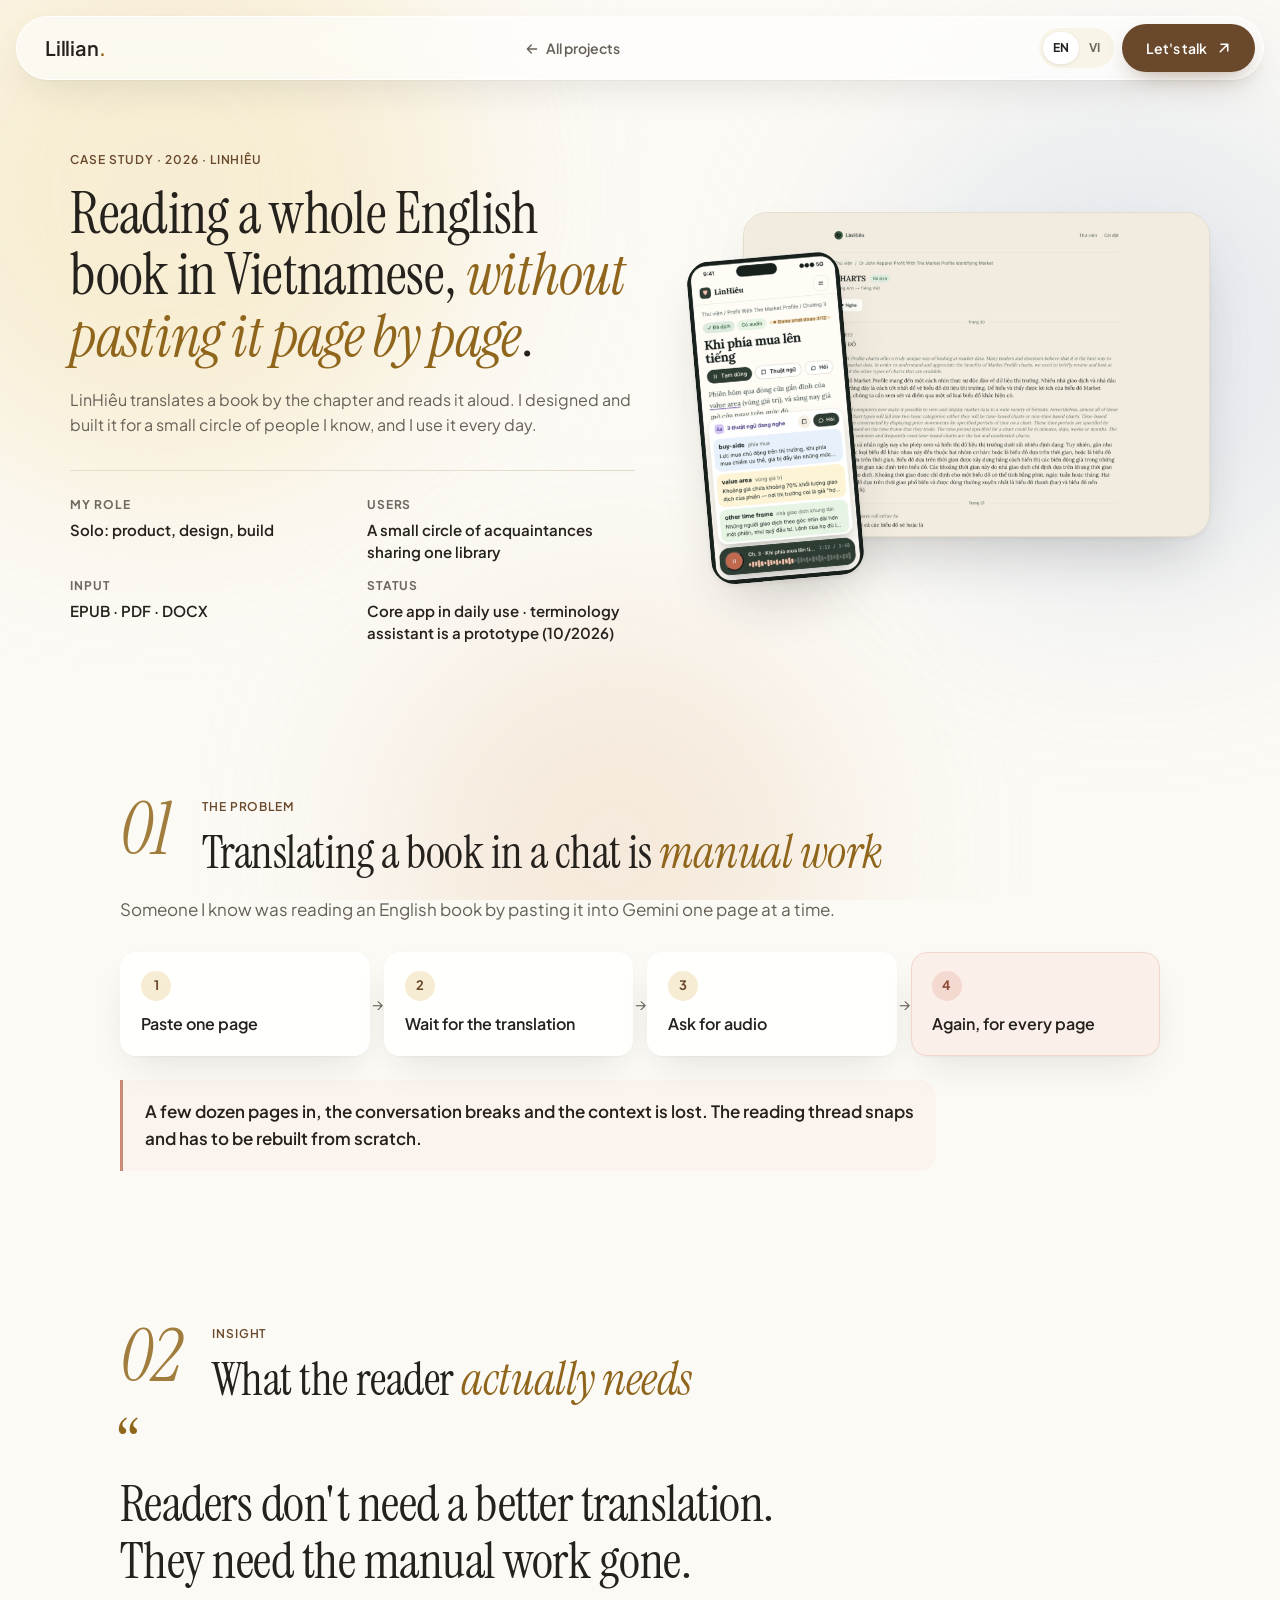
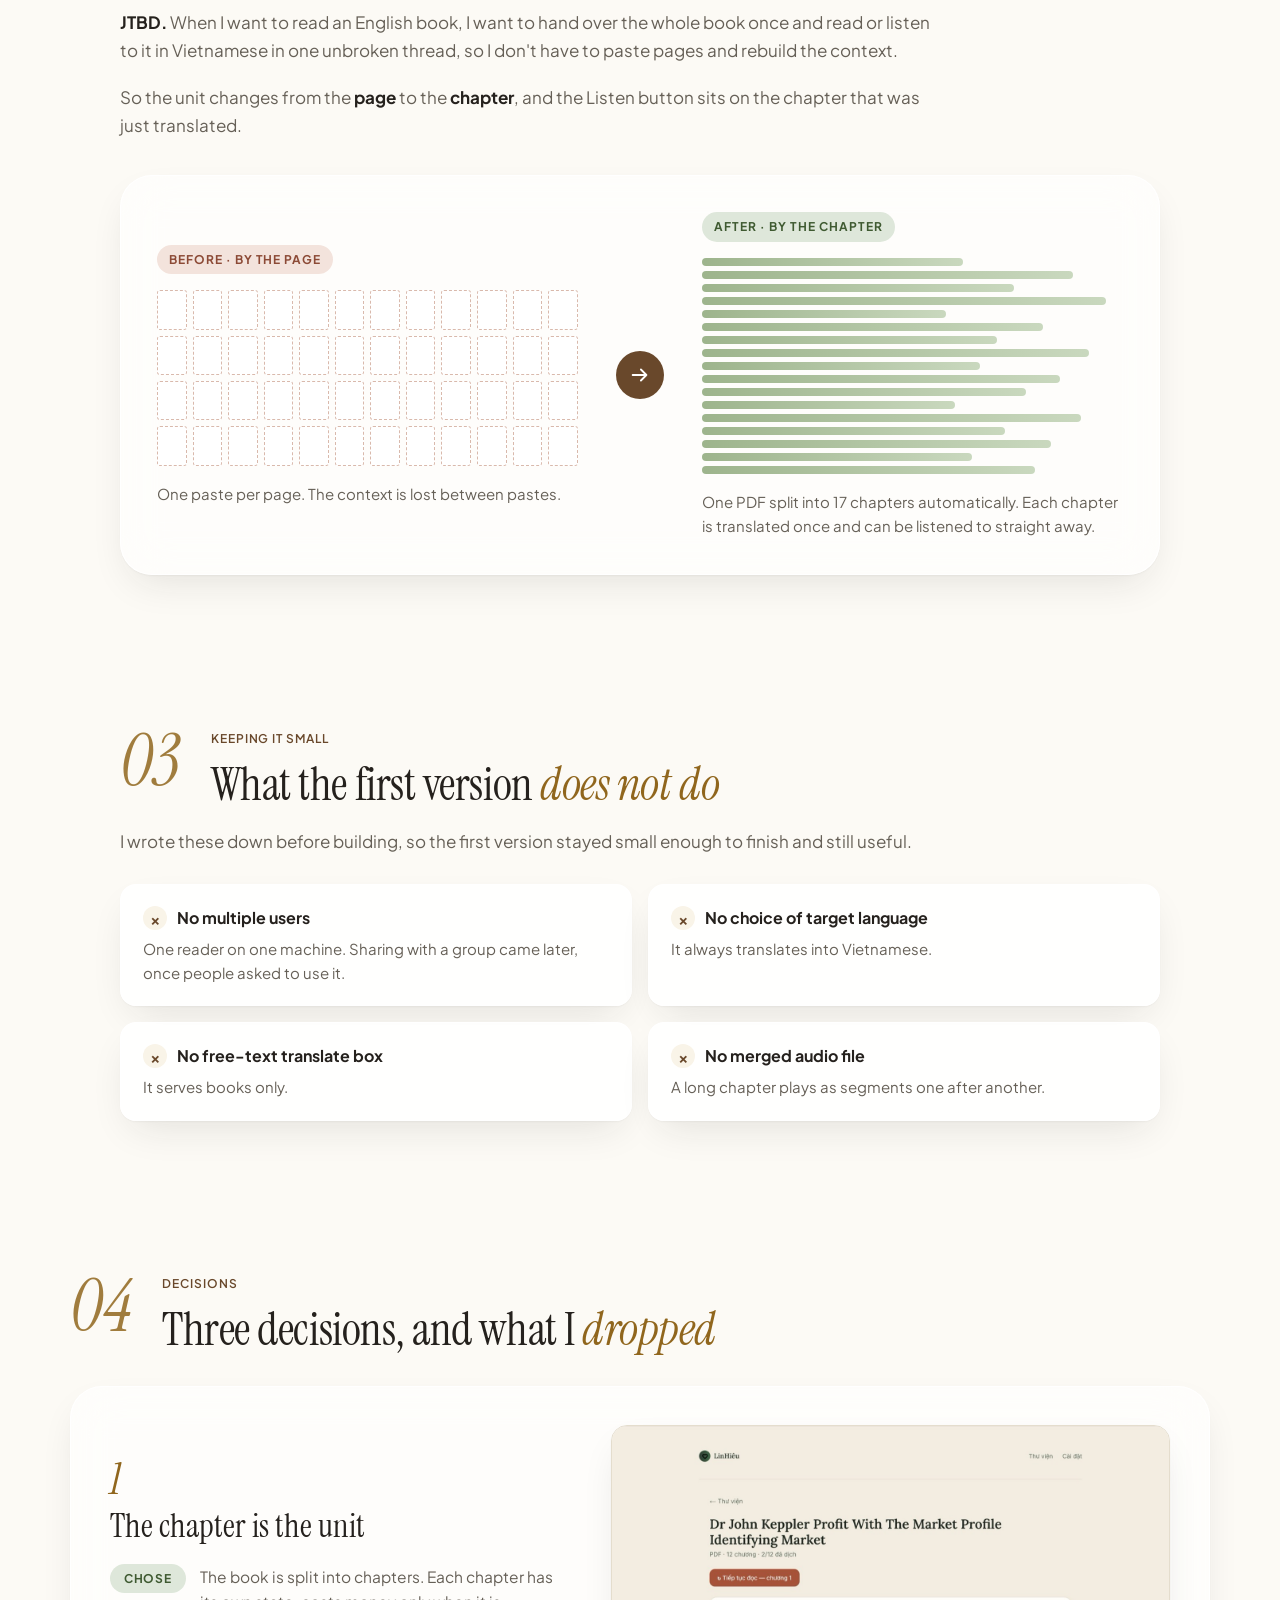
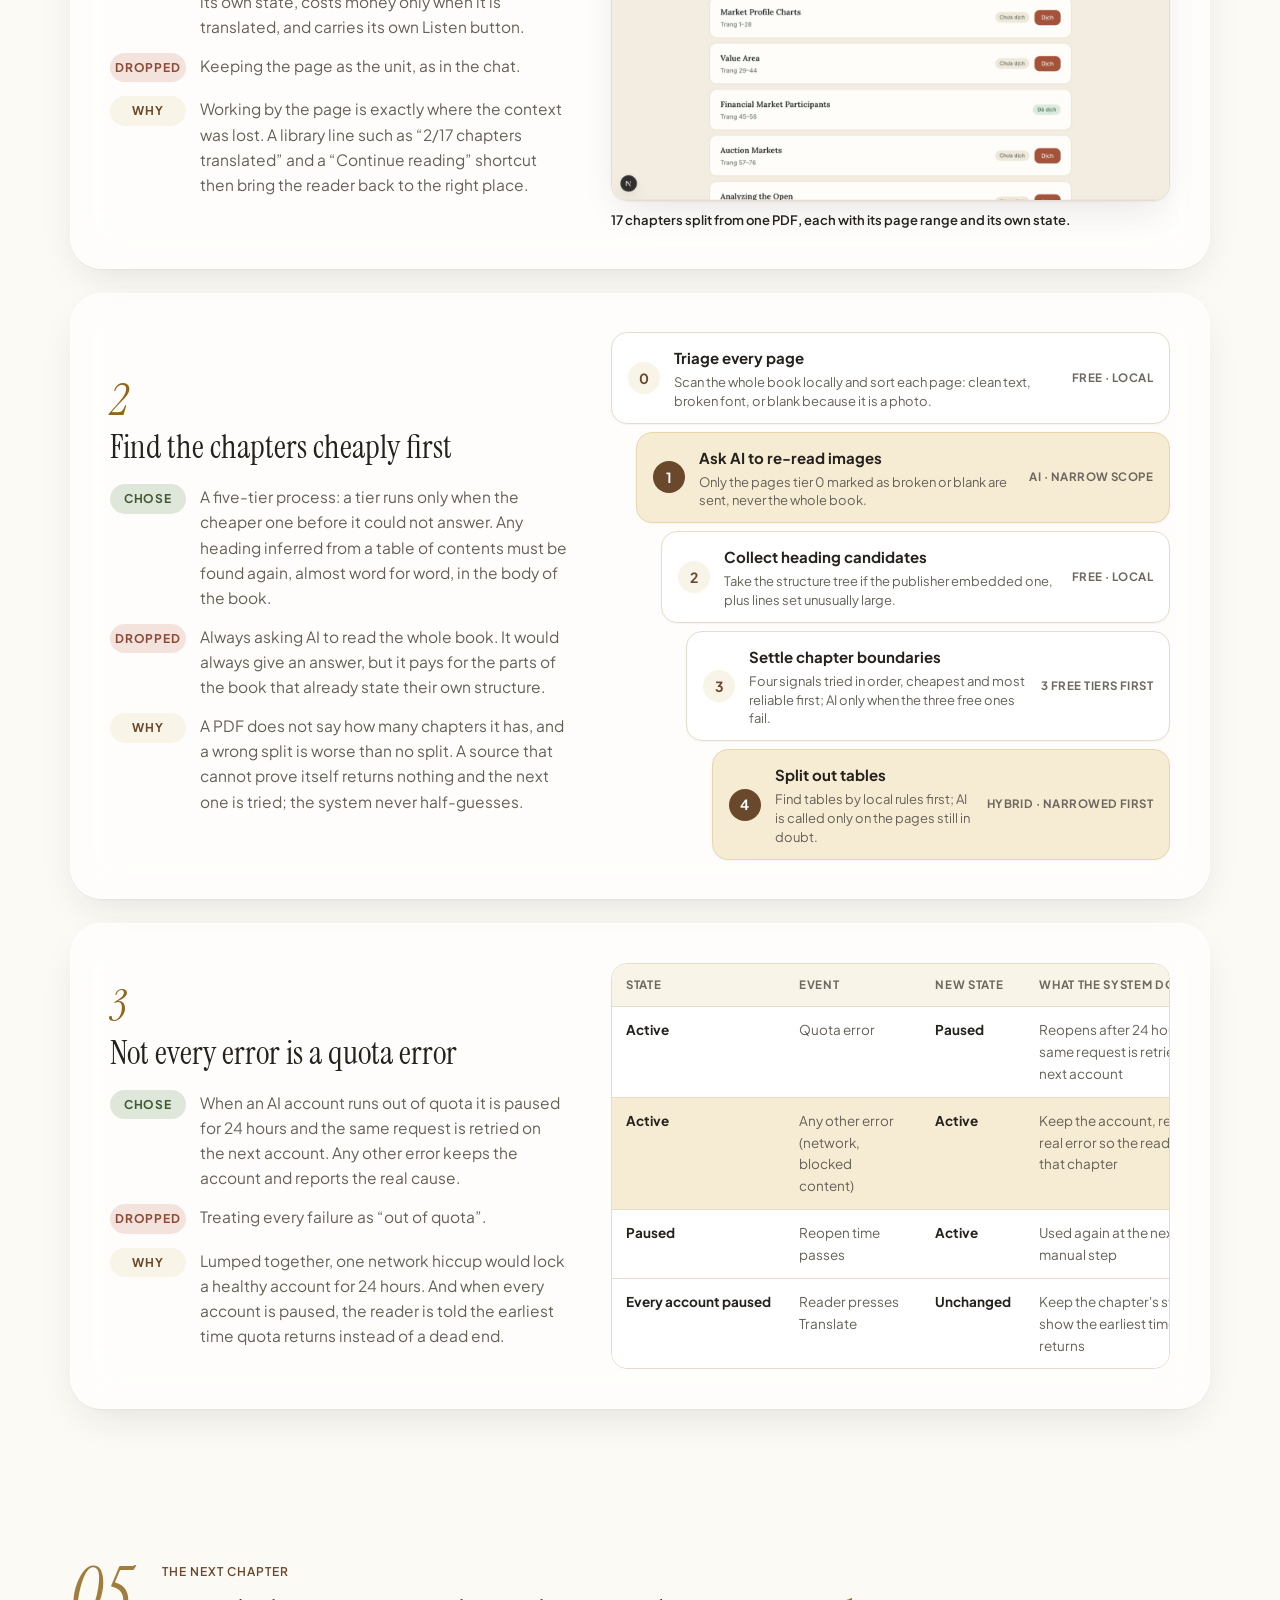
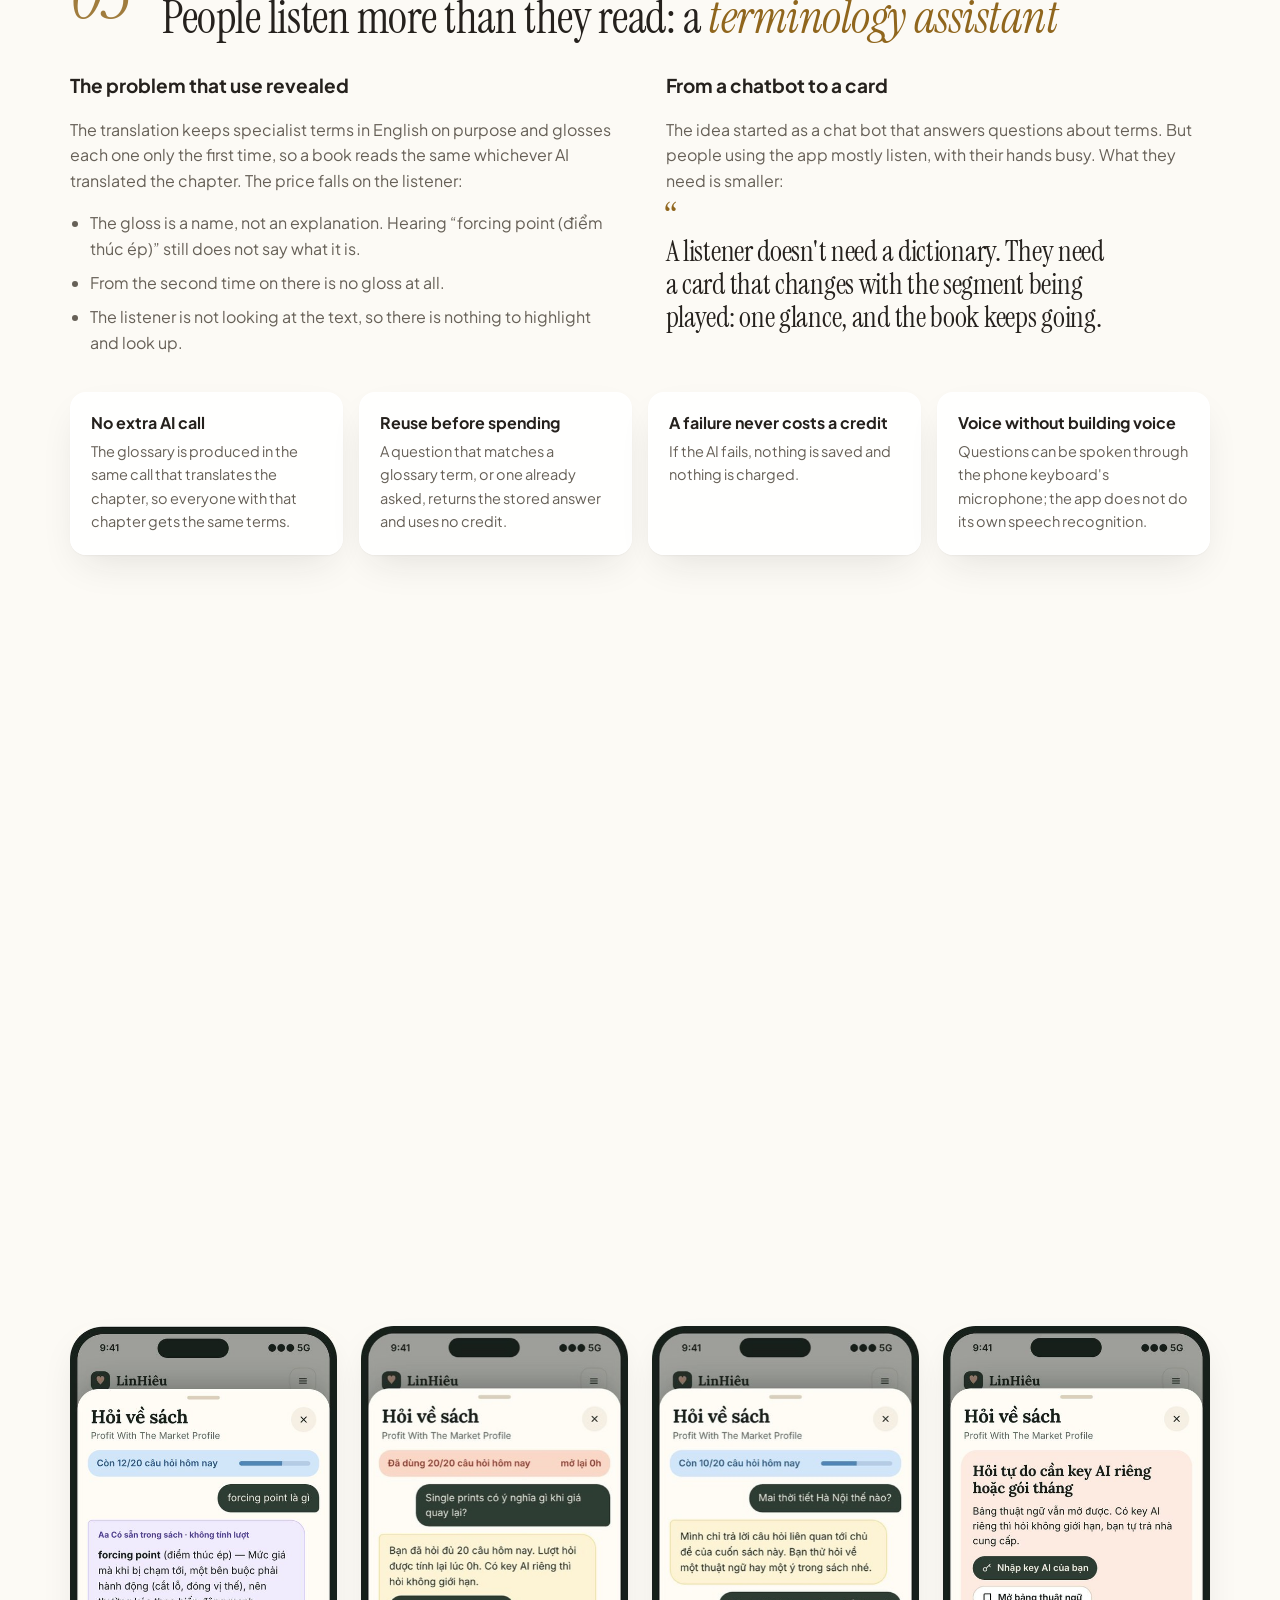
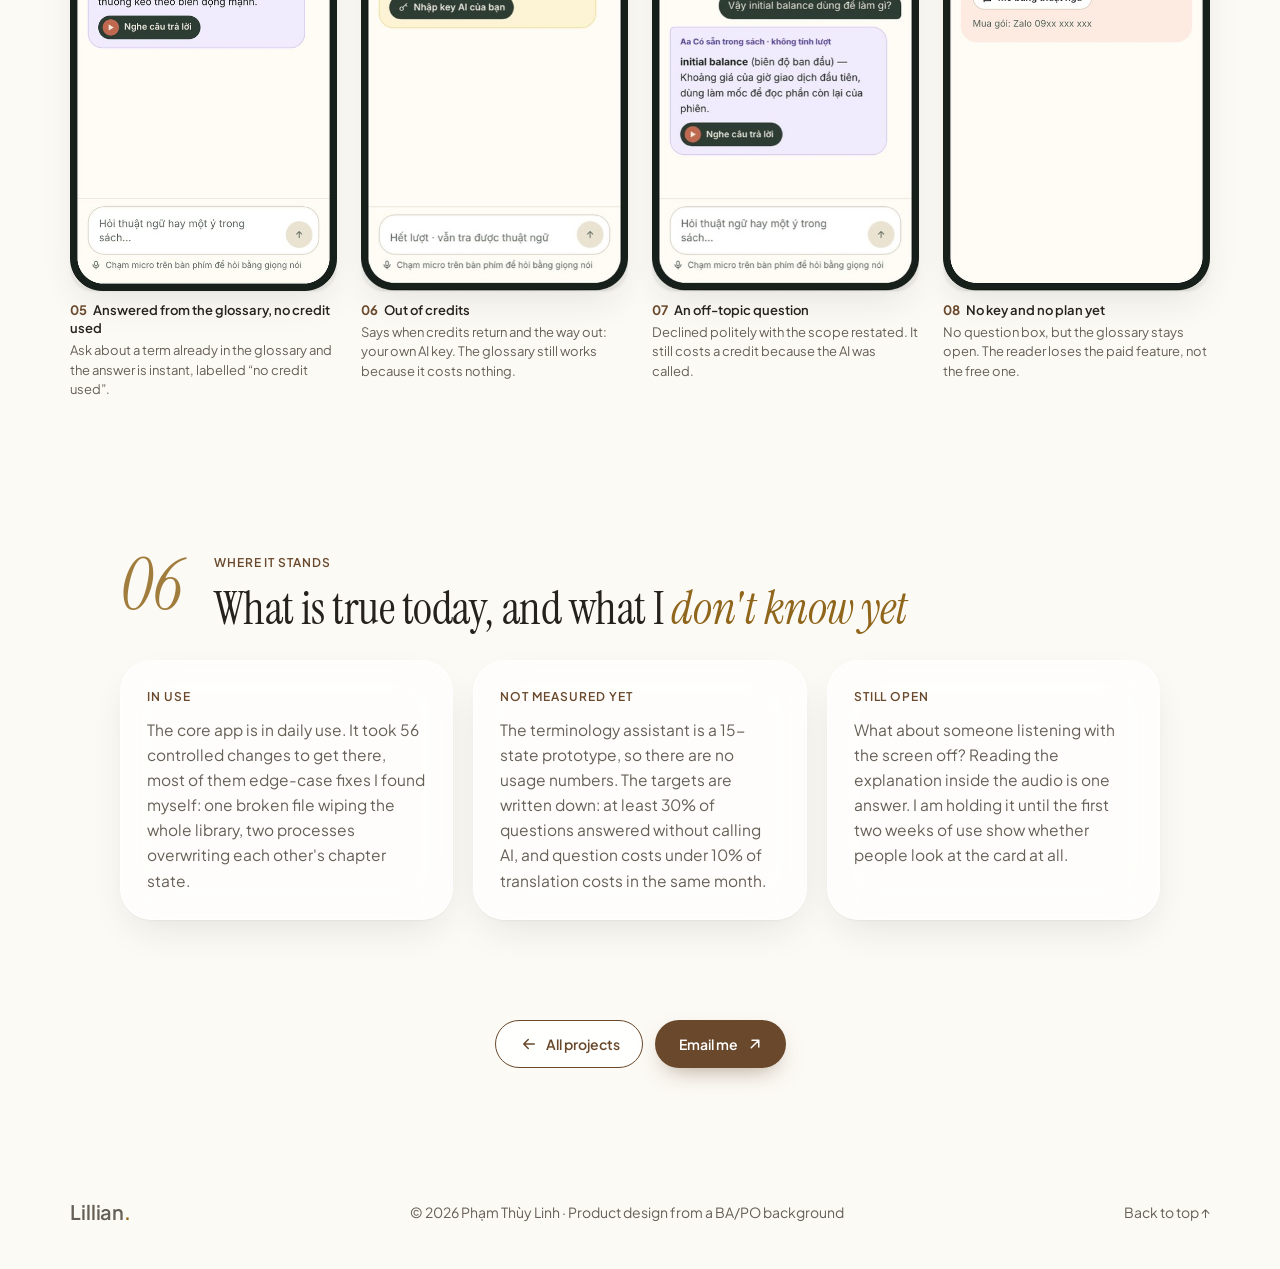
<file: linhieu.html>
<!doctype html>
<html lang="en">
<head>
<meta charset="utf-8">
<meta name="viewport" content="width=device-width, initial-scale=1, viewport-fit=cover">
<meta name="robots" content="noindex">
<title>LinHiêu case study</title>
<meta name="description" content="LinHiêu: reading a whole English book in Vietnamese without pasting it into a chat page by page. Problem, insight, decisions and the terminology assistant.">
<meta property="og:type" content="website">
<meta property="og:title" content="LinHiêu case study — Phạm Thùy Linh">
<meta property="og:description" content="LinHiêu: reading a whole English book in Vietnamese without pasting it into a chat page by page. Problem, insight, decisions and the terminology assistant.">
<meta property="og:url" content="https://phamlinh278work.github.io/portfolio/linhieu.html">
<meta property="og:image" content="https://phamlinh278work.github.io/portfolio/assets/og.jpg">
<meta property="og:image:width" content="1200">
<meta property="og:image:height" content="630">
<meta name="twitter:card" content="summary_large_image">
<link rel="icon" href="data:image/svg+xml,%3Csvg xmlns='http://www.w3.org/2000/svg' viewBox='0 0 64 64'%3E%3Crect width='64' height='64' rx='16' fill='%2369482B'/%3E%3Ctext x='32' y='45' text-anchor='middle' font-family='Georgia,serif' font-size='40' fill='%23F6E9C8'%3EL.%3C/text%3E%3C/svg%3E">
<link rel="preconnect" href="https://fonts.googleapis.com">
<link rel="preconnect" href="https://fonts.gstatic.com" crossorigin>
<link href="https://fonts.googleapis.com/css2?family=Instrument+Serif:ital@0;1&family=Newsreader:ital,opsz,wght@0,6..72,400;1,6..72,400&family=Plus+Jakarta+Sans:wght@400;500;600;700&display=swap" rel="stylesheet">
<link rel="stylesheet" href="css/site.css?v=19">
<link rel="stylesheet" href="css/case.css?v=4">
<noscript><style>[data-reveal]{opacity:1;transform:none}</style></noscript>
</head>
<body class="case-page">
<svg width="0" height="0" style="position:absolute" aria-hidden="true">
  <symbol id="i-arrow" viewBox="0 0 24 24"><path d="M7 17 17 7M8 7h9v9" fill="none" stroke="currentColor" stroke-width="2" stroke-linecap="round" stroke-linejoin="round"/></symbol>
  <symbol id="i-back" viewBox="0 0 24 24"><path d="M19 12H5M11 6l-6 6 6 6" fill="none" stroke="currentColor" stroke-width="2" stroke-linecap="round" stroke-linejoin="round"/></symbol>
  <symbol id="i-x" viewBox="0 0 24 24"><path d="M6 6l12 12M18 6 6 18" fill="none" stroke="currentColor" stroke-width="2" stroke-linecap="round"/></symbol>
</svg>
<div class="aurora" aria-hidden="true"><i></i><i></i><i></i></div>

<header class="nav glass">
  <a class="logo" href="index.html">Lillian<b>.</b></a>
  <nav class="nav__links">
    <a href="index.html#work"><svg width="16" height="16" style="vertical-align:-3px;margin-right:6px"><use href="#i-back"/></svg><span class="en">All projects</span><span class="vi">Tất cả dự án</span></a>
  </nav>
  <div class="nav__right">
    <button class="tour-btn" id="tourBtn" type="button" aria-pressed="false" aria-label="Auto-play"><span class="tour-btn__ico"><svg class="i-play" viewBox="0 0 24 24" width="16" height="16"><path d="M8 5.5v13l11-6.5z" fill="currentColor"/></svg><svg class="i-pause" viewBox="0 0 24 24" width="16" height="16"><path d="M8 5v14M16 5v14" fill="none" stroke="currentColor" stroke-width="2.6" stroke-linecap="round"/></svg></span><span class="tour-btn__label"><span class="t-play"><span class="en">Auto-play</span><span class="vi">Tự chạy</span></span><span class="t-stop"><span class="en">Pause</span><span class="vi">Dừng</span></span></span></button>
    <div class="lang" role="group" aria-label="Language"><button data-lang="en">EN</button><button data-lang="vi">VI</button></div>
    <a class="btn btn--primary" href="mailto:phamlinh278.work@gmail.com"><span class="en">Let's talk</span><span class="vi">Nhắn cho tôi</span><svg><use href="#i-arrow"/></svg></a>
    <a class="menu-btn" href="index.html#work" aria-label="All projects"><svg width="20" height="20"><use href="#i-back"/></svg></a>
  </div>
</header>

<main>
<section class="wrap cs-hero">
  <div>
    <div class="eyebrow" data-reveal>Case study · 2026 · LinHiêu</div>
    <h1 data-reveal><span class="en">Reading a whole English book in Vietnamese, <em>without pasting it page by page</em>.</span><span class="vi">Đọc trọn một cuốn sách tiếng Anh bằng tiếng Việt, <em>không phải dán từng trang</em>.</span></h1>
    <p class="lead" data-reveal><span class="en">LinHiêu translates a book by the chapter and reads it aloud. I designed and built it for a small circle of people I know, and I use it every day.</span><span class="vi">LinHiêu dịch sách theo chương rồi đọc thành tiếng. Tôi thiết kế và dựng nó cho một nhóm nhỏ người quen dùng chung, và chính tôi dùng hằng ngày.</span></p>
    <dl class="cs-meta" data-reveal>
      <div><dt><span class="en">My role</span><span class="vi">Vai trò</span></dt><dd><span class="en">Solo: product, design, build</span><span class="vi">Tự làm: sản phẩm, thiết kế, dựng</span></dd></div>
      <div><dt><span class="en">Users</span><span class="vi">Người dùng</span></dt><dd><span class="en">A small circle of acquaintances sharing one library</span><span class="vi">Một nhóm nhỏ người quen dùng chung thư viện</span></dd></div>
      <div><dt><span class="en">Input</span><span class="vi">Đầu vào</span></dt><dd>EPUB · PDF · DOCX</dd></div>
      <div><dt><span class="en">Status</span><span class="vi">Trạng thái</span></dt><dd><span class="en">Core app in daily use · terminology assistant is a prototype (10/2026)</span><span class="vi">App lõi dùng hằng ngày · trợ lý thuật ngữ là bản chạy thử (10/2026)</span></dd></div>
    </dl>
  </div>
  <div class="cs-hero__visual" data-reveal>
    <img class="cs-hero__web" data-zoom="1" src="assets/img/translator-reader.jpg" alt="LinHiêu reader: source and translation interleaved" width="1400" height="971">
    <img class="cs-hero__phone" data-zoom="1" src="assets/img/lh-term-01.jpg" alt="LinHiêu on a phone: the term card" width="425" height="900">
  </div>
</section>

<section class="wrap cs-sec ">
  <header class="cs-head" data-reveal><span class="cs-n">01</span><div><div class="eyebrow"><span class="en">The problem</span><span class="vi">Bài toán</span></div><h2 class="h-title"><span class="en">Translating a book in a chat is <em>manual work</em></span><span class="vi">Dịch sách bằng chat là <em>việc thủ công</em></span></h2></div></header>
  <p class="lead" data-reveal><span class="en">Someone I know was reading an English book by pasting it into Gemini one page at a time.</span><span class="vi">Một người quen của tôi đọc sách tiếng Anh bằng cách dán từng trang vào Gemini để dịch.</span></p>
  <ol class="cs-steps" data-reveal><li><b>1</b><span class="en">Paste one page</span><span class="vi">Dán một trang</span></li><li><b>2</b><span class="en">Wait for the translation</span><span class="vi">Chờ dịch</span></li><li><b>3</b><span class="en">Ask for audio</span><span class="vi">Xin audio</span></li><li><b>4</b><span class="en">Again, for every page</span><span class="vi">Lặp lại, từng trang một</span></li></ol>
  <p class="cs-pain" data-reveal><span class="en">A few dozen pages in, the conversation breaks and the context is lost. The reading thread snaps and has to be rebuilt from scratch.</span><span class="vi">Vài chục trang là cuộc trò chuyện gãy, mất ngữ cảnh. Mạch đọc đứt giữa chừng, phải dựng lại từ đầu.</span></p>
</section>

<section class="wrap cs-sec ">
  <header class="cs-head" data-reveal><span class="cs-n">02</span><div><div class="eyebrow"><span class="en">Insight</span><span class="vi">Insight</span></div><h2 class="h-title"><span class="en">What the reader <em>actually needs</em></span><span class="vi">Điều người đọc <em>thật sự cần</em></span></h2></div></header>
  <blockquote class="cs-quote" data-reveal><span class="en">Readers don't need a better translation. They need the manual work gone.</span><span class="vi">Người đọc không cần bản dịch tốt hơn. Họ cần bỏ hẳn thao tác tay.</span></blockquote>
  <p class="lead" data-reveal><b>JTBD.</b> <span class="en">When I want to read an English book, I want to hand over the whole book once and read or listen to it in Vietnamese in one unbroken thread, so I don't have to paste pages and rebuild the context.</span><span class="vi">Khi muốn đọc một cuốn sách tiếng Anh, tôi muốn đưa cả cuốn vào một lần rồi đọc hoặc nghe liền mạch bằng tiếng Việt, để không phải ngồi dán từng trang và dựng lại ngữ cảnh.</span></p>
  <p class="lead" data-reveal><span class="en">So the unit changes from the <b>page</b> to the <b>chapter</b>, and the Listen button sits on the chapter that was just translated.</span><span class="vi">Vì vậy đơn vị đổi từ <b>trang</b> sang <b>chương</b>, và nút Nghe nằm ngay ở chương vừa dịch.</span></p>
  <div class="cs-unit glass" data-reveal>
    <div class="cs-unit__col">
      <div class="cs-unit__label is-no"><span class="en">Before · by the page</span><span class="vi">Trước · theo trang</span></div>
      <div class="cs-pages" aria-hidden="true"><i></i><i></i><i></i><i></i><i></i><i></i><i></i><i></i><i></i><i></i><i></i><i></i><i></i><i></i><i></i><i></i><i></i><i></i><i></i><i></i><i></i><i></i><i></i><i></i><i></i><i></i><i></i><i></i><i></i><i></i><i></i><i></i><i></i><i></i><i></i><i></i><i></i><i></i><i></i><i></i><i></i><i></i><i></i><i></i><i></i><i></i><i></i><i></i></div>
      <p><span class="en">One paste per page. The context is lost between pastes.</span><span class="vi">Mỗi trang một lần dán. Ngữ cảnh mất giữa các lần dán.</span></p>
    </div>
    <div class="cs-unit__arrow" aria-hidden="true"><svg viewBox="0 0 24 24"><path d="M4 12h15M13 6l6 6-6 6" fill="none" stroke="currentColor" stroke-width="2" stroke-linecap="round" stroke-linejoin="round"/></svg></div>
    <div class="cs-unit__col">
      <div class="cs-unit__label is-yes"><span class="en">After · by the chapter</span><span class="vi">Sau · theo chương</span></div>
      <div class="cs-chapters" aria-hidden="true"><i style="--w:62%"></i><i style="--w:88%"></i><i style="--w:74%"></i><i style="--w:96%"></i><i style="--w:58%"></i><i style="--w:81%"></i><i style="--w:70%"></i><i style="--w:92%"></i><i style="--w:66%"></i><i style="--w:85%"></i><i style="--w:77%"></i><i style="--w:60%"></i><i style="--w:90%"></i><i style="--w:72%"></i><i style="--w:83%"></i><i style="--w:64%"></i><i style="--w:79%"></i></div>
      <p><span class="en">One PDF split into 17 chapters automatically. Each chapter is translated once and can be listened to straight away.</span><span class="vi">Một file PDF tự tách thành 17 chương. Mỗi chương dịch một lần và nghe được ngay.</span></p>
    </div>
  </div>
</section>

<section class="wrap cs-sec ">
  <header class="cs-head" data-reveal><span class="cs-n">03</span><div><div class="eyebrow"><span class="en">Keeping it small</span><span class="vi">Giữ sản phẩm nhỏ</span></div><h2 class="h-title"><span class="en">What the first version <em>does not do</em></span><span class="vi">Những điều bản đầu <em>không làm</em></span></h2></div></header>
  <p class="lead" data-reveal><span class="en">I wrote these down before building, so the first version stayed small enough to finish and still useful.</span><span class="vi">Tôi viết rõ các điều này trước khi dựng, để bản đầu đủ nhỏ để làm xong mà vẫn dùng được.</span></p>
  <ul class="cs-nots" data-reveal>
    <li><b><span class="en">No multiple users</span><span class="vi">Không đa người dùng</span></b><span class="en">One reader on one machine. Sharing with a group came later, once people asked to use it.</span><span class="vi">Một người đọc trên một máy. Phần dùng chung theo nhóm chỉ được thêm sau, khi có người xin dùng.</span></li>
    <li><b><span class="en">No choice of target language</span><span class="vi">Không chọn ngôn ngữ đích</span></b><span class="en">It always translates into Vietnamese.</span><span class="vi">Luôn dịch sang tiếng Việt.</span></li>
    <li><b><span class="en">No free-text translate box</span><span class="vi">Không có ô dịch văn bản tự do</span></b><span class="en">It serves books only.</span><span class="vi">Chỉ phục vụ sách.</span></li>
    <li><b><span class="en">No merged audio file</span><span class="vi">Không ghép audio thành một file</span></b><span class="en">A long chapter plays as segments one after another.</span><span class="vi">Chương dài phát nối tiếp từng đoạn.</span></li>
  </ul>
</section>

<section class="wrap cs-sec cs-sec--wide">
  <header class="cs-head" data-reveal><span class="cs-n">04</span><div><div class="eyebrow"><span class="en">Decisions</span><span class="vi">Quyết định</span></div><h2 class="h-title"><span class="en">Three decisions, and what I <em>dropped</em></span><span class="vi">Ba quyết định, và thứ tôi <em>đã bỏ</em></span></h2></div></header>
  <article class="cs-dec glass" data-reveal>
    <div class="cs-dec__text">
      <span class="cs-dec__n">1</span>
      <h3><span class="en">The chapter is the unit</span><span class="vi">Đơn vị là chương</span></h3>
      <dl>
        <div><dt class="is-yes"><span class="en">Chose</span><span class="vi">Chọn</span></dt><dd><span class="en">The book is split into chapters. Each chapter has its own state, costs money only when it is translated, and carries its own Listen button.</span><span class="vi">Sách được tách thành chương. Mỗi chương có trạng thái riêng, dịch tới đâu tính tiền tới đó, và có nút Nghe của riêng nó.</span></dd></div>
        <div><dt class="is-no"><span class="en">Dropped</span><span class="vi">Bỏ</span></dt><dd><span class="en">Keeping the page as the unit, as in the chat.</span><span class="vi">Giữ đơn vị là trang như khi dán vào chat.</span></dd></div>
        <div><dt><span class="en">Why</span><span class="vi">Vì sao</span></dt><dd><span class="en">Working by the page is exactly where the context was lost. A library line such as “2/17 chapters translated” and a “Continue reading” shortcut then bring the reader back to the right place.</span><span class="vi">Làm theo trang chính là chỗ ngữ cảnh bị mất. Dòng “2/17 chương đã dịch” và lối tắt “Tiếp tục đọc” trong thư viện đưa người đọc về đúng chỗ đang dở.</span></dd></div>
      </dl>
    </div>
    <div class="cs-dec__visual"><figure class="shot" data-reveal><button type="button" aria-label="Chapter list"><img data-zoom="1" src="assets/img/translator-chapters.jpg" alt="Chapter list" loading="lazy"></button><figcaption><span class="en">17 chapters split from one PDF, each with its page range and its own state.</span><span class="vi">17 chương tách từ một file PDF, kèm khoảng trang và trạng thái từng chương.</span></figcaption></figure></div>
  </article>
  <article class="cs-dec glass" data-reveal>
    <div class="cs-dec__text">
      <span class="cs-dec__n">2</span>
      <h3><span class="en">Find the chapters cheaply first</span><span class="vi">Tìm chương bằng cách rẻ trước</span></h3>
      <dl>
        <div><dt class="is-yes"><span class="en">Chose</span><span class="vi">Chọn</span></dt><dd><span class="en">A five-tier process: a tier runs only when the cheaper one before it could not answer. Any heading inferred from a table of contents must be found again, almost word for word, in the body of the book.</span><span class="vi">Quy trình 5 tầng: tầng sau chỉ chạy khi tầng trước rẻ hơn không trả lời được. Mọi tiêu đề suy ra từ mục lục phải tìm lại được gần như nguyên văn trong thân sách.</span></dd></div>
        <div><dt class="is-no"><span class="en">Dropped</span><span class="vi">Bỏ</span></dt><dd><span class="en">Always asking AI to read the whole book. It would always give an answer, but it pays for the parts of the book that already state their own structure.</span><span class="vi">Lúc nào cũng nhờ AI đọc cả cuốn. Cách đó chắc chắn ra kết quả, nhưng tốn tiền cho cả phần sách đã tự nói rõ cấu trúc.</span></dd></div>
        <div><dt><span class="en">Why</span><span class="vi">Vì sao</span></dt><dd><span class="en">A PDF does not say how many chapters it has, and a wrong split is worse than no split. A source that cannot prove itself returns nothing and the next one is tried; the system never half-guesses.</span><span class="vi">Một file PDF không tự nói nó có bao nhiêu chương, và tách sai chương còn tệ hơn là không tách. Nguồn nào không tự chứng minh được thì trả về rỗng và chuyển nguồn sau; hệ thống không bao giờ đoán một nửa.</span></dd></div>
      </dl>
    </div>
    <div class="cs-dec__visual"><ol class="cs-ladder"><li class="" style="--i:0"><span class="cs-ladder__n">0</span><div><b><span class="en">Triage every page</span><span class="vi">Sàng lọc từng trang</span></b><p><span class="en">Scan the whole book locally and sort each page: clean text, broken font, or blank because it is a photo.</span><span class="vi">Quét cả cuốn tại chỗ, xếp mỗi trang vào một nhóm: đọc sạch, chữ lỗi font, hoặc trang trống vì là ảnh chụp.</span></p></div><em><span class="en">Free · local</span><span class="vi">Miễn phí · tại chỗ</span></em></li><li class="is-ai" style="--i:1"><span class="cs-ladder__n">1</span><div><b><span class="en">Ask AI to re-read images</span><span class="vi">Nhờ AI đọc lại ảnh</span></b><p><span class="en">Only the pages tier 0 marked as broken or blank are sent, never the whole book.</span><span class="vi">Chỉ gửi đúng những trang tầng 0 đã đánh dấu là lỗi hoặc trống, không gửi cả cuốn.</span></p></div><em><span class="en">AI · narrow scope</span><span class="vi">Gọi AI · phạm vi hẹp</span></em></li><li class="" style="--i:2"><span class="cs-ladder__n">2</span><div><b><span class="en">Collect heading candidates</span><span class="vi">Gom ứng viên tiêu đề</span></b><p><span class="en">Take the structure tree if the publisher embedded one, plus lines set unusually large.</span><span class="vi">Lấy cây cấu trúc nếu nhà xuất bản có nhúng sẵn, kèm các dòng có cỡ chữ lớn bất thường.</span></p></div><em><span class="en">Free · local</span><span class="vi">Miễn phí · tại chỗ</span></em></li><li class="" style="--i:3"><span class="cs-ladder__n">3</span><div><b><span class="en">Settle chapter boundaries</span><span class="vi">Chốt ranh giới chương</span></b><p><span class="en">Four signals tried in order, cheapest and most reliable first; AI only when the three free ones fail.</span><span class="vi">Thử lần lượt bốn nguồn tín hiệu, rẻ và đáng tin nhất trước; chỉ gọi AI khi cả ba nguồn miễn phí đều thất bại.</span></p></div><em><span class="en">3 free tiers first</span><span class="vi">3 tầng miễn phí trước</span></em></li><li class="is-ai" style="--i:4"><span class="cs-ladder__n">4</span><div><b><span class="en">Split out tables</span><span class="vi">Tách bảng biểu</span></b><p><span class="en">Find tables by local rules first; AI is called only on the pages still in doubt.</span><span class="vi">Dò bảng bằng luật tại chỗ trước, AI chỉ được gọi trên đúng những trang còn khả nghi.</span></p></div><em><span class="en">Hybrid · narrowed first</span><span class="vi">Lai · thu hẹp trước</span></em></li></ol></div>
  </article>
  <article class="cs-dec glass" data-reveal>
    <div class="cs-dec__text">
      <span class="cs-dec__n">3</span>
      <h3><span class="en">Not every error is a quota error</span><span class="vi">Không phải lỗi nào cũng là hết hạn mức</span></h3>
      <dl>
        <div><dt class="is-yes"><span class="en">Chose</span><span class="vi">Chọn</span></dt><dd><span class="en">When an AI account runs out of quota it is paused for 24 hours and the same request is retried on the next account. Any other error keeps the account and reports the real cause.</span><span class="vi">Tài khoản AI hết hạn mức thì tạm khoá 24 giờ và yêu cầu được tự gọi lại bằng tài khoản kế tiếp. Lỗi khác thì giữ nguyên tài khoản và báo đúng nguyên nhân.</span></dd></div>
        <div><dt class="is-no"><span class="en">Dropped</span><span class="vi">Bỏ</span></dt><dd><span class="en">Treating every failure as “out of quota”.</span><span class="vi">Coi mọi lỗi đều là “hết hạn mức”.</span></dd></div>
        <div><dt><span class="en">Why</span><span class="vi">Vì sao</span></dt><dd><span class="en">Lumped together, one network hiccup would lock a healthy account for 24 hours. And when every account is paused, the reader is told the earliest time quota returns instead of a dead end.</span><span class="vi">Nếu gộp chung, một sự cố mạng sẽ khoá oan một tài khoản còn tốt suốt 24 giờ. Còn khi mọi tài khoản đều tạm khoá, người đọc được báo giờ sớm nhất có lại hạn mức thay vì gặp ngõ cụt.</span></dd></div>
      </dl>
    </div>
    <div class="cs-dec__visual"><p class="cs-swipe"><span class="en">Swipe sideways to see the whole table</span><span class="vi">Vuốt ngang để xem hết bảng</span> →</p><div class="cs-table" tabindex="0"><table><thead><tr><th><span class="en">State</span><span class="vi">Trạng thái</span></th><th><span class="en">Event</span><span class="vi">Sự kiện</span></th><th><span class="en">New state</span><span class="vi">Trạng thái mới</span></th><th><span class="en">What the system does</span><span class="vi">Hệ thống làm gì</span></th></tr></thead><tbody><tr><td><span class="en">Active</span><span class="vi">Đang hoạt động</span></td><td><span class="en">Quota error</span><span class="vi">Lỗi hết hạn mức</span></td><td><span class="en">Paused</span><span class="vi">Tạm khoá</span></td><td><span class="en">Reopens after 24 hours; the same request is retried on the next account</span><span class="vi">Mở lại sau 24 giờ; tự gọi lại chính yêu cầu đó bằng tài khoản kế tiếp</span></td></tr><tr class="is-key"><td><span class="en">Active</span><span class="vi">Đang hoạt động</span></td><td><span class="en">Any other error (network, blocked content)</span><span class="vi">Lỗi khác (mạng, nội dung bị chặn)</span></td><td><span class="en">Active</span><span class="vi">Đang hoạt động</span></td><td><span class="en">Keep the account, report the real error so the reader retries that chapter</span><span class="vi">Giữ nguyên tài khoản, báo đúng lỗi để người dùng thử lại đúng chương đó</span></td></tr><tr><td><span class="en">Paused</span><span class="vi">Tạm khoá</span></td><td><span class="en">Reopen time passes</span><span class="vi">Qua thời điểm mở lại</span></td><td><span class="en">Active</span><span class="vi">Đang hoạt động</span></td><td><span class="en">Used again at the next pick, no manual step</span><span class="vi">Tự dùng lại ở lần chọn kế tiếp, không cần thao tác tay</span></td></tr><tr><td><span class="en">Every account paused</span><span class="vi">Mọi tài khoản đều tạm khoá</span></td><td><span class="en">Reader presses Translate</span><span class="vi">Người dùng bấm dịch</span></td><td><span class="en">Unchanged</span><span class="vi">Không đổi</span></td><td><span class="en">Keep the chapter's state and show the earliest time quota returns</span><span class="vi">Giữ nguyên trạng thái chương và báo giờ sớm nhất có lại hạn mức</span></td></tr></tbody></table></div></div>
  </article>
</section>

<section class="wrap cs-sec cs-sec--wide" id="assistant">
  <header class="cs-head" data-reveal><span class="cs-n">05</span><div><div class="eyebrow"><span class="en">The next chapter</span><span class="vi">Chương tiếp theo</span></div><h2 class="h-title"><span class="en">People listen more than they read: a <em>terminology assistant</em></span><span class="vi">Người dùng nghe nhiều hơn đọc: <em>trợ lý thuật ngữ</em></span></h2></div></header>
  <div class="cs-two" data-reveal>
    <div>
      <h3><span class="en">The problem that use revealed</span><span class="vi">Bài toán lộ ra khi dùng thật</span></h3>
      <p><span class="en">The translation keeps specialist terms in English on purpose and glosses each one only the first time, so a book reads the same whichever AI translated the chapter. The price falls on the listener:</span><span class="vi">Bản dịch cố tình giữ thuật ngữ chuyên ngành bằng tiếng Anh và chỉ chú thích ở lần đầu, để cùng một cuốn sách đọc ra một kiểu dù chương được dịch bởi AI nào. Cái giá rơi vào người nghe:</span></p>
      <ul>
        <li><span class="en">The gloss is a name, not an explanation. Hearing “forcing point (điểm thúc ép)” still does not say what it is.</span><span class="vi">Chú thích chỉ là tên dịch, không phải giải thích. Nghe “forcing point (điểm thúc ép)” vẫn chưa biết nó là gì.</span></li>
        <li><span class="en">From the second time on there is no gloss at all.</span><span class="vi">Từ lần thứ hai trở đi không còn chú thích.</span></li>
        <li><span class="en">The listener is not looking at the text, so there is nothing to highlight and look up.</span><span class="vi">Người nghe không nhìn bài, nên không bôi đen để tra được.</span></li>
      </ul>
    </div>
    <div>
      <h3><span class="en">From a chatbot to a card</span><span class="vi">Từ chatbot thành một tấm thẻ</span></h3>
      <p><span class="en">The idea started as a chat bot that answers questions about terms. But people using the app mostly listen, with their hands busy. What they need is smaller:</span><span class="vi">Ý tưởng ban đầu là một con bot chat trả lời thuật ngữ. Nhưng người dùng app chủ yếu nghe, tay đang bận. Thứ họ cần nhỏ hơn thế:</span></p>
      <blockquote class="cs-quote cs-quote--sm"><span class="en">A listener doesn't need a dictionary. They need a card that changes with the segment being played: one glance, and the book keeps going.</span><span class="vi">Người nghe không cần từ điển. Họ cần một tấm thẻ đổi theo đoạn đang phát: liếc là thấy, sách vẫn chạy.</span></blockquote>
    </div>
  </div>
  <ul class="cs-rules" data-reveal>
    <li><b><span class="en">No extra AI call</span><span class="vi">Không tốn thêm lượt gọi AI</span></b><span class="en">The glossary is produced in the same call that translates the chapter, so everyone with that chapter gets the same terms.</span><span class="vi">Thuật ngữ sinh ngay trong lần dịch chương, nên ai có cùng chương thì có cùng thuật ngữ.</span></li>
    <li><b><span class="en">Reuse before spending</span><span class="vi">Dùng lại trước khi tốn tiền</span></b><span class="en">A question that matches a glossary term, or one already asked, returns the stored answer and uses no credit.</span><span class="vi">Hỏi trùng một thuật ngữ trong bảng, hoặc trùng câu đã có người hỏi, thì trả câu có sẵn và không trừ lượt.</span></li>
    <li><b><span class="en">A failure never costs a credit</span><span class="vi">Lỗi thì không trừ lượt</span></b><span class="en">If the AI fails, nothing is saved and nothing is charged.</span><span class="vi">AI lỗi thì không lưu gì và không tính lượt.</span></li>
    <li><b><span class="en">Voice without building voice</span><span class="vi">Hỏi bằng giọng nói mà không tự làm phần nghe</span></b><span class="en">Questions can be spoken through the phone keyboard's microphone; the app does not do its own speech recognition.</span><span class="vi">Người nghe hỏi bằng micro của bàn phím điện thoại; app không tự làm phần nhận giọng nói.</span></li>
  </ul>
  <p class="lead" data-reveal><span class="en">Eight of the fifteen states. Click any screen to see it large.</span><span class="vi">Tám trong mười lăm trạng thái. Bấm vào màn bất kỳ để xem lớn.</span></p>
<div class="shots shots--phone cs-shots"><figure class="shot" data-reveal><button type="button" aria-label="The term card for what is playing"><img data-zoom="1" src="assets/img/lh-term-01.jpg" alt="The term card for what is playing" loading="lazy"></button><figcaption><b>01</b><span class="en">The term card for what is playing</span><span class="vi">Thẻ thuật ngữ đang nghe</span><small><span class="en">Sits right above the player and changes with the segment. One sentence per term; the term is underlined in the text.</span><span class="vi">Nằm ngay trên thanh phát, đổi theo đoạn đang phát. Mỗi từ một câu, từ được gạch chân trong bài.</span></small></figcaption></figure><figure class="shot" data-reveal><button type="button" aria-label="A segment with no terms"><img data-zoom="1" src="assets/img/lh-term-03.jpg" alt="A segment with no terms" loading="lazy"></button><figcaption><b>02</b><span class="en">A segment with no terms</span><span class="vi">Đoạn không có thuật ngữ</span><small><span class="en">The card folds to one line. It takes no room from the text when it has nothing to say.</span><span class="vi">Thẻ thu còn một dòng. Không chiếm chỗ của bài đọc khi không có gì để nói.</span></small></figcaption></figure><figure class="shot" data-reveal><button type="button" aria-label="Search that ignores accents"><img data-zoom="1" src="assets/img/lh-term-06.jpg" alt="Search that ignores accents" loading="lazy"></button><figcaption><b>03</b><span class="en">Search that ignores accents</span><span class="vi">Tìm không dấu</span><small><span class="en">Typing “diem” finds both “điểm thúc ép” and “điểm kiểm soát”. English and Vietnamese names both match.</span><span class="vi">Gõ “diem” ra cả “điểm thúc ép” lẫn “điểm kiểm soát”. Tìm được bằng cả tiếng Anh lẫn cách gọi tiếng Việt.</span></small></figcaption></figure><figure class="shot" data-reveal><button type="button" aria-label="Listen to the answer"><img data-zoom="1" src="assets/img/lh-term-09.jpg" alt="Listen to the answer" loading="lazy"></button><figcaption><b>04</b><span class="en">Listen to the answer</span><span class="vi">Nghe câu trả lời</span><small><span class="en">The book pauses, the answer is read aloud, then the book resumes where it stopped. No extra tap.</span><span class="vi">Sách tạm dừng, đọc câu trả lời, xong phát tiếp từ chỗ cũ. Người nghe không phải chạm thêm.</span></small></figcaption></figure><figure class="shot" data-reveal><button type="button" aria-label="Answered from the glossary, no credit used"><img data-zoom="1" src="assets/img/lh-term-07.jpg" alt="Answered from the glossary, no credit used" loading="lazy"></button><figcaption><b>05</b><span class="en">Answered from the glossary, no credit used</span><span class="vi">Trả từ bảng, không tính lượt</span><small><span class="en">Ask about a term already in the glossary and the answer is instant, labelled “no credit used”.</span><span class="vi">Hỏi đúng một thuật ngữ có trong bảng thì trả ngay, nhãn “không tính lượt”.</span></small></figcaption></figure><figure class="shot" data-reveal><button type="button" aria-label="Out of credits"><img data-zoom="1" src="assets/img/lh-term-10.jpg" alt="Out of credits" loading="lazy"></button><figcaption><b>06</b><span class="en">Out of credits</span><span class="vi">Hết lượt</span><small><span class="en">Says when credits return and the way out: your own AI key. The glossary still works because it costs nothing.</span><span class="vi">Nói rõ khi nào mở lại và lối ra: nhập key riêng. Thuật ngữ vẫn tra được vì không tốn tiền.</span></small></figcaption></figure><figure class="shot" data-reveal><button type="button" aria-label="An off-topic question"><img data-zoom="1" src="assets/img/lh-term-11.jpg" alt="An off-topic question" loading="lazy"></button><figcaption><b>07</b><span class="en">An off-topic question</span><span class="vi">Câu lạc đề</span><small><span class="en">Declined politely with the scope restated. It still costs a credit because the AI was called.</span><span class="vi">Từ chối lịch sự, nhắc phạm vi, vẫn tính một lượt vì đã gọi AI.</span></small></figcaption></figure><figure class="shot" data-reveal><button type="button" aria-label="No key and no plan yet"><img data-zoom="1" src="assets/img/lh-term-12.jpg" alt="No key and no plan yet" loading="lazy"></button><figcaption><b>08</b><span class="en">No key and no plan yet</span><span class="vi">Chưa có key, chưa có gói</span><small><span class="en">No question box, but the glossary stays open. The reader loses the paid feature, not the free one.</span><span class="vi">Không có ô hỏi, nhưng bảng thuật ngữ vẫn mở. Người dùng mất tính năng tốn tiền, không mất tính năng miễn phí.</span></small></figcaption></figure></div>
</section>

<section class="wrap cs-sec ">
  <header class="cs-head" data-reveal><span class="cs-n">06</span><div><div class="eyebrow"><span class="en">Where it stands</span><span class="vi">Hiện trạng</span></div><h2 class="h-title"><span class="en">What is true today, and what I <em>don't know yet</em></span><span class="vi">Điều đã có, và điều tôi <em>chưa biết</em></span></h2></div></header>
  <div class="cs-facts">
    <div class="glass" data-reveal><div class="eyebrow"><span class="en">In use</span><span class="vi">Đang dùng</span></div><p><span class="en">The core app is in daily use. It took 56 controlled changes to get there, most of them edge-case fixes I found myself: one broken file wiping the whole library, two processes overwriting each other's chapter state.</span><span class="vi">App lõi dùng hằng ngày. Để tới đó là 56 lần thay đổi có kiểm soát, phần lớn là sửa lỗi biên tôi tự tìm ra: một file hỏng làm mất cả thư viện, hai tiến trình ghi đè trạng thái chương của nhau.</span></p></div>
    <div class="glass" data-reveal><div class="eyebrow"><span class="en">Not measured yet</span><span class="vi">Chưa đo được</span></div><p><span class="en">The terminology assistant is a 15-state prototype, so there are no usage numbers. The targets are written down: at least 30% of questions answered without calling AI, and question costs under 10% of translation costs in the same month.</span><span class="vi">Trợ lý thuật ngữ mới là bản chạy thử 15 trạng thái, nên chưa có số liệu dùng thật. Tiêu chí đã đặt sẵn: ít nhất 30% câu hỏi được trả lời mà không gọi AI, và chi phí hỏi không quá 10% chi phí dịch trong cùng tháng.</span></p></div>
    <div class="glass" data-reveal><div class="eyebrow"><span class="en">Still open</span><span class="vi">Còn mở</span></div><p><span class="en">What about someone listening with the screen off? Reading the explanation inside the audio is one answer. I am holding it until the first two weeks of use show whether people look at the card at all.</span><span class="vi">Người nghe lúc tắt màn hình thì sao? Đọc giải thích ngay trong audio là một cách. Tôi để lại, chờ hai tuần đầu dùng thật cho biết người nghe có nhìn tấm thẻ hay không.</span></p></div>
  </div>
</section>

<section class="wrap cs-end" data-reveal>
  <a class="btn btn--ghost" href="index.html#work"><svg style="transform:none"><use href="#i-back"/></svg><span class="en">All projects</span><span class="vi">Tất cả dự án</span></a>
  <a class="btn btn--primary" href="mailto:phamlinh278.work@gmail.com"><span class="en">Email me</span><span class="vi">Gửi email cho tôi</span><svg><use href="#i-arrow"/></svg></a>
</section>
</main>

<div class="lb" id="lb" hidden role="dialog" aria-modal="true" aria-label="Image viewer">
  <div class="lb__stage" id="lbStage"><img id="lbImg" alt=""></div>
  <p class="lb__cap" id="lbCap"></p>
  <button class="lb__btn lb__x" id="lbClose" aria-label="Close"><svg width="20" height="20"><use href="#i-x"/></svg></button>
  <button class="lb__btn lb__prev" id="lbPrev" aria-label="Previous"><svg width="20" height="20" viewBox="0 0 24 24"><path d="M15 5l-7 7 7 7" fill="none" stroke="currentColor" stroke-width="2" stroke-linecap="round" stroke-linejoin="round"/></svg></button>
  <button class="lb__btn lb__next" id="lbNext" aria-label="Next"><svg width="20" height="20" viewBox="0 0 24 24"><path d="M9 5l7 7-7 7" fill="none" stroke="currentColor" stroke-width="2" stroke-linecap="round" stroke-linejoin="round"/></svg></button>
</div>

<footer>
  <a class="logo" href="index.html">Lillian<b>.</b></a>
  <span><span class="en">© 2026 Phạm Thùy Linh · Product design from a BA/PO background</span><span class="vi">© 2026 Phạm Thùy Linh · Product design từ nền BA/PO</span></span>
  <a href="#" id="toTop"><span class="en">Back to top ↑</span><span class="vi">Lên đầu trang ↑</span></a>
</footer>
<script src="js/case.js?v=4"></script>
</body>
</html>
</file>
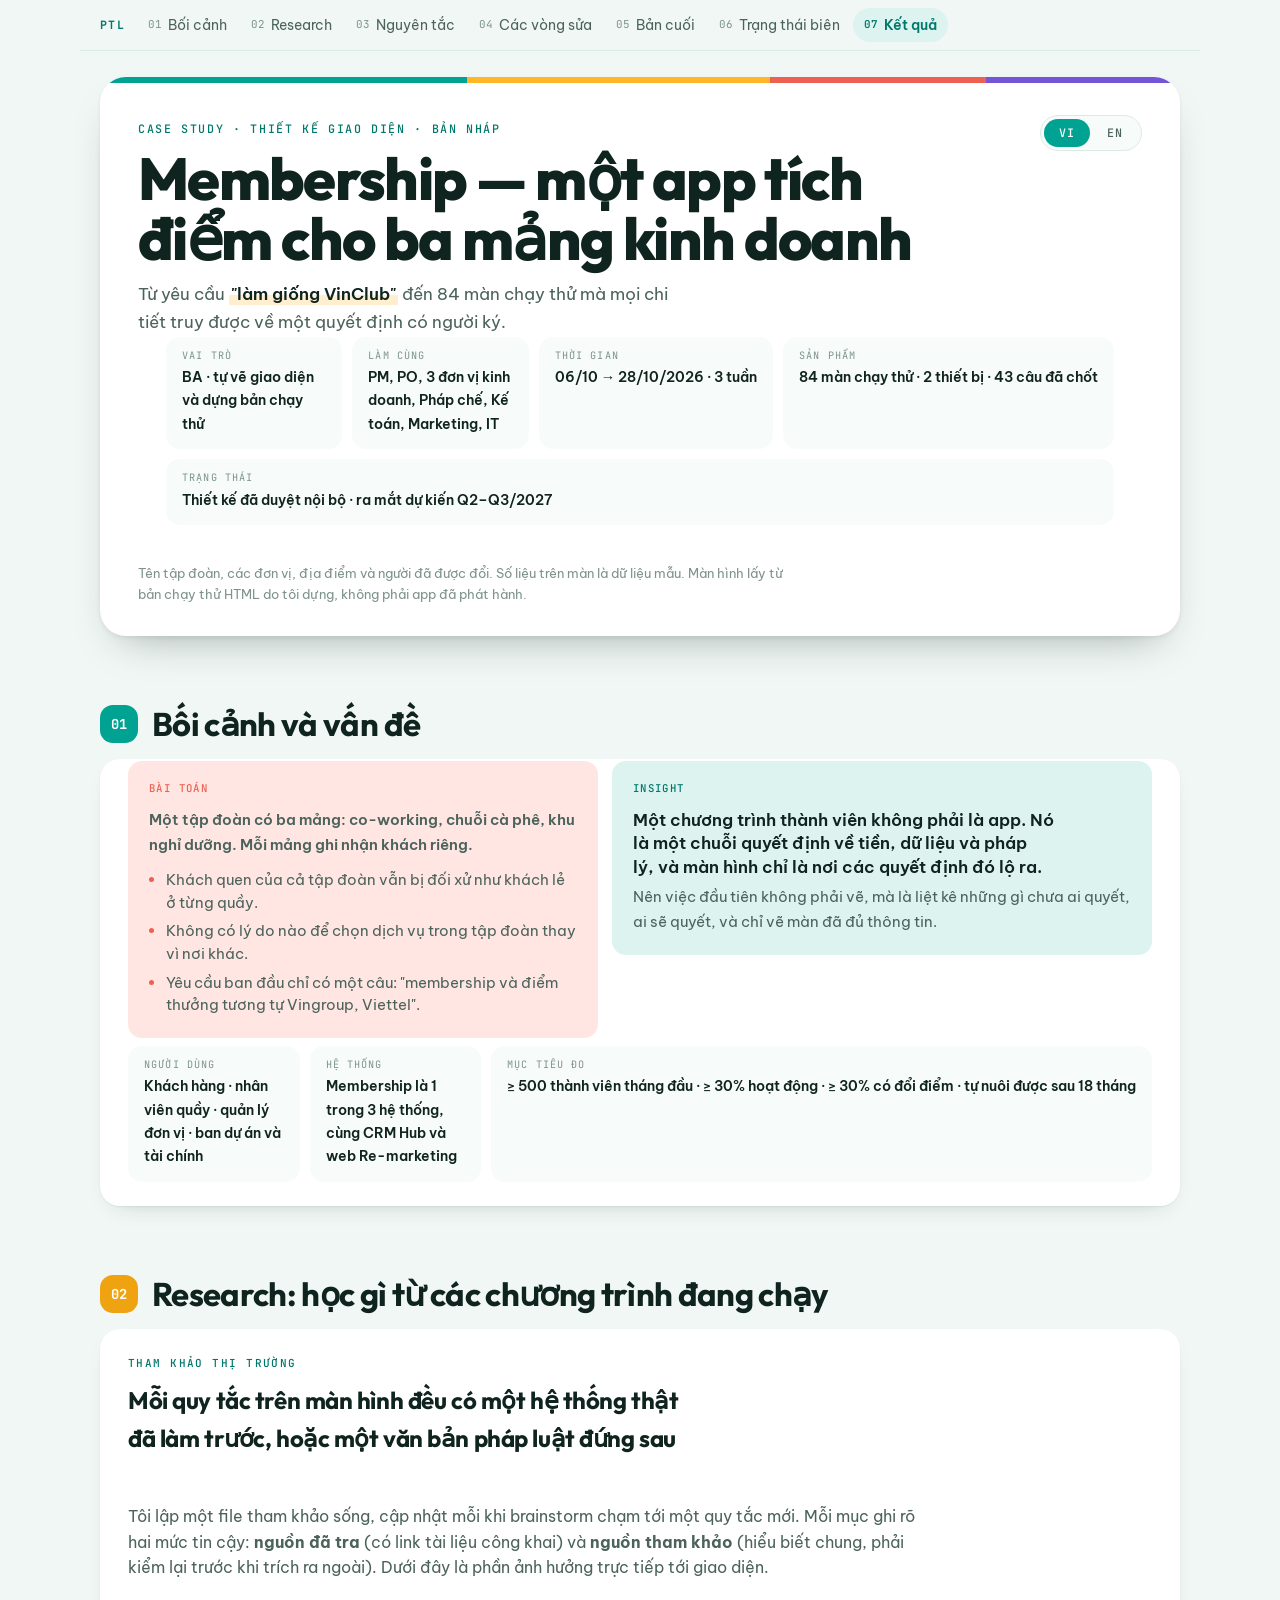
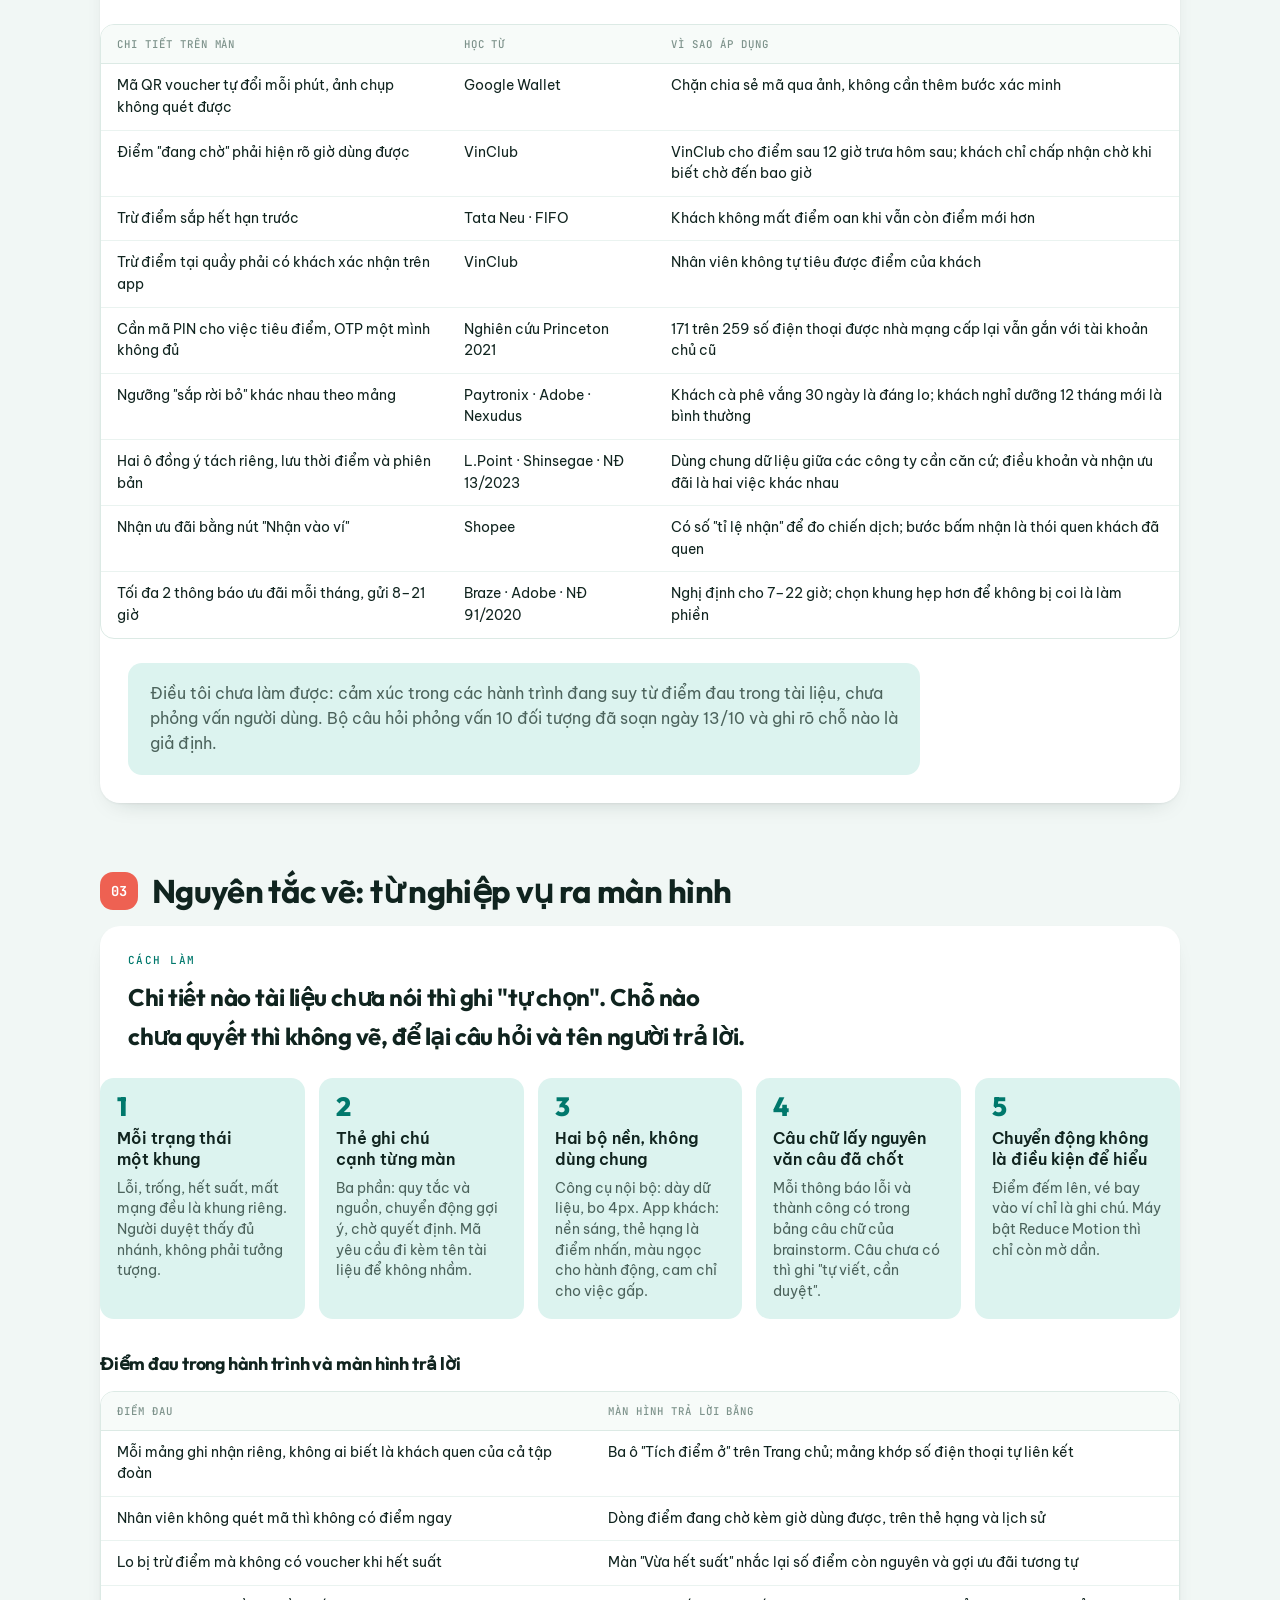
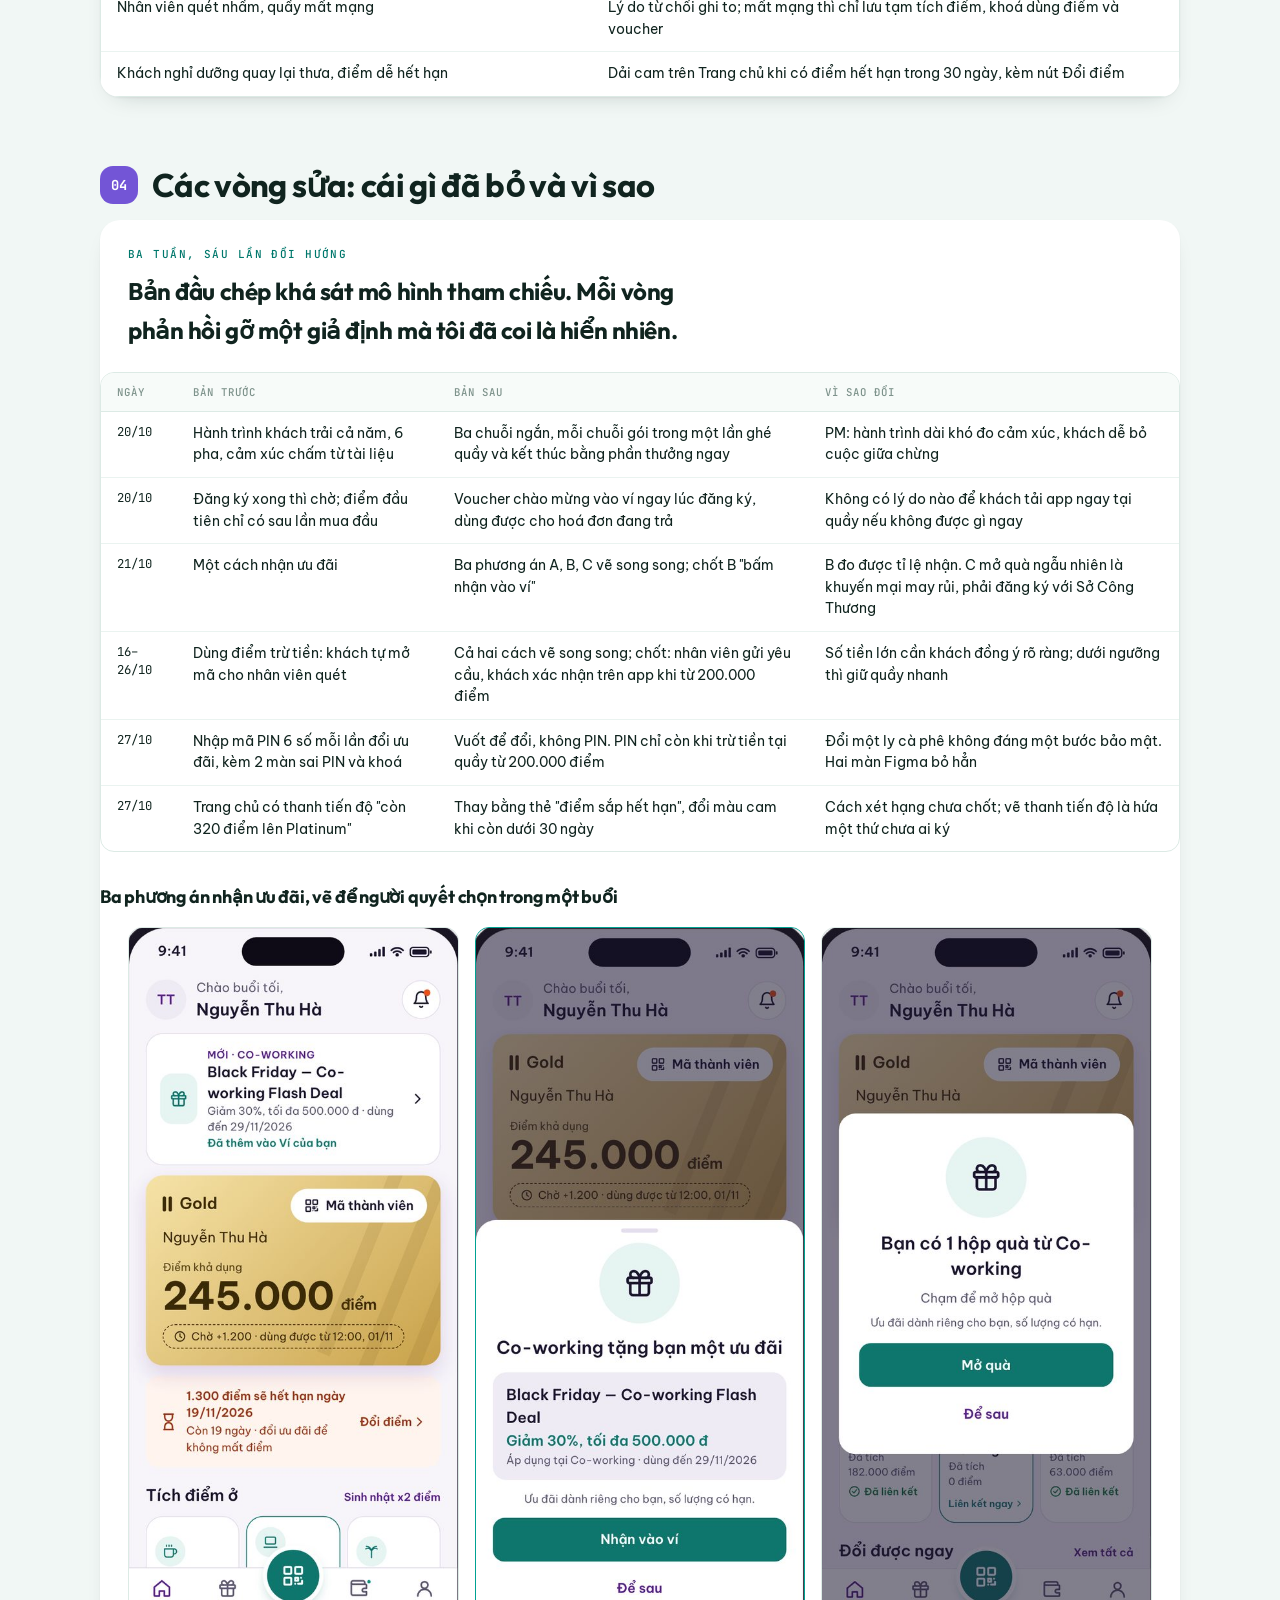
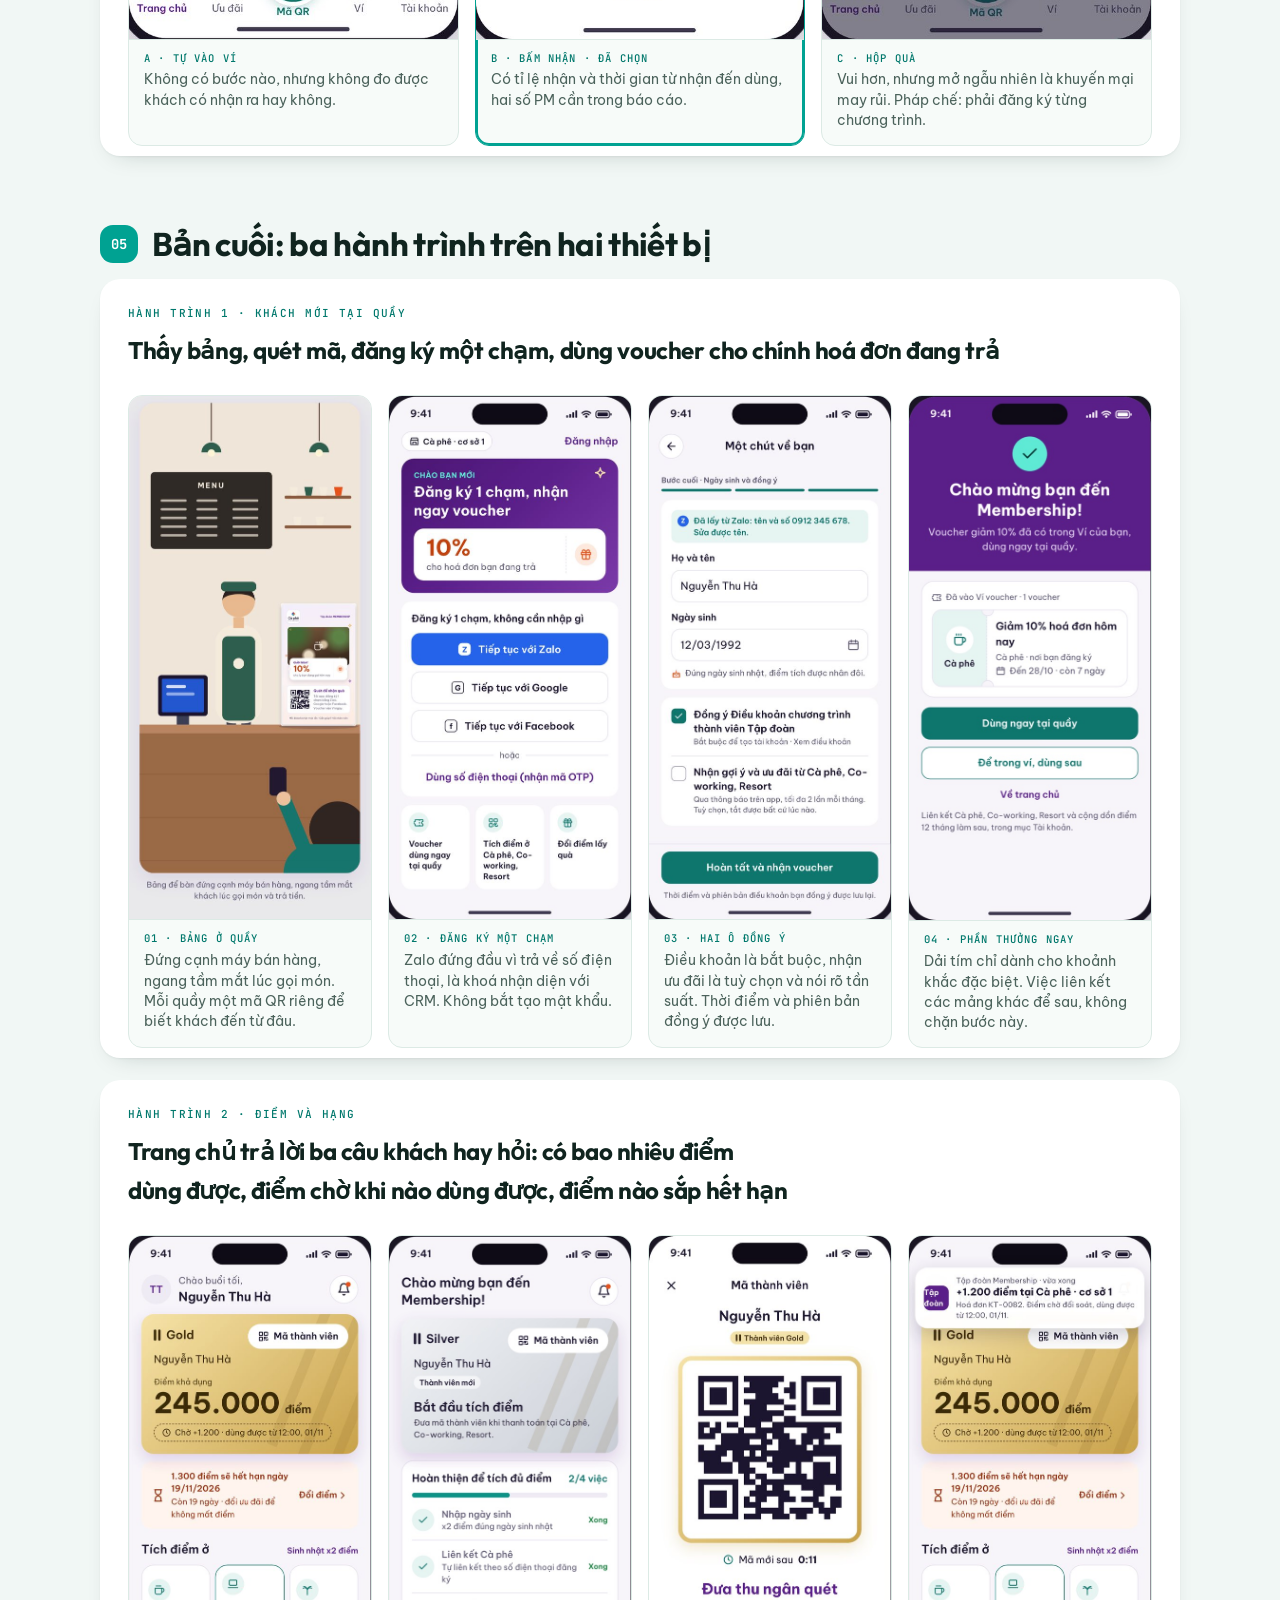
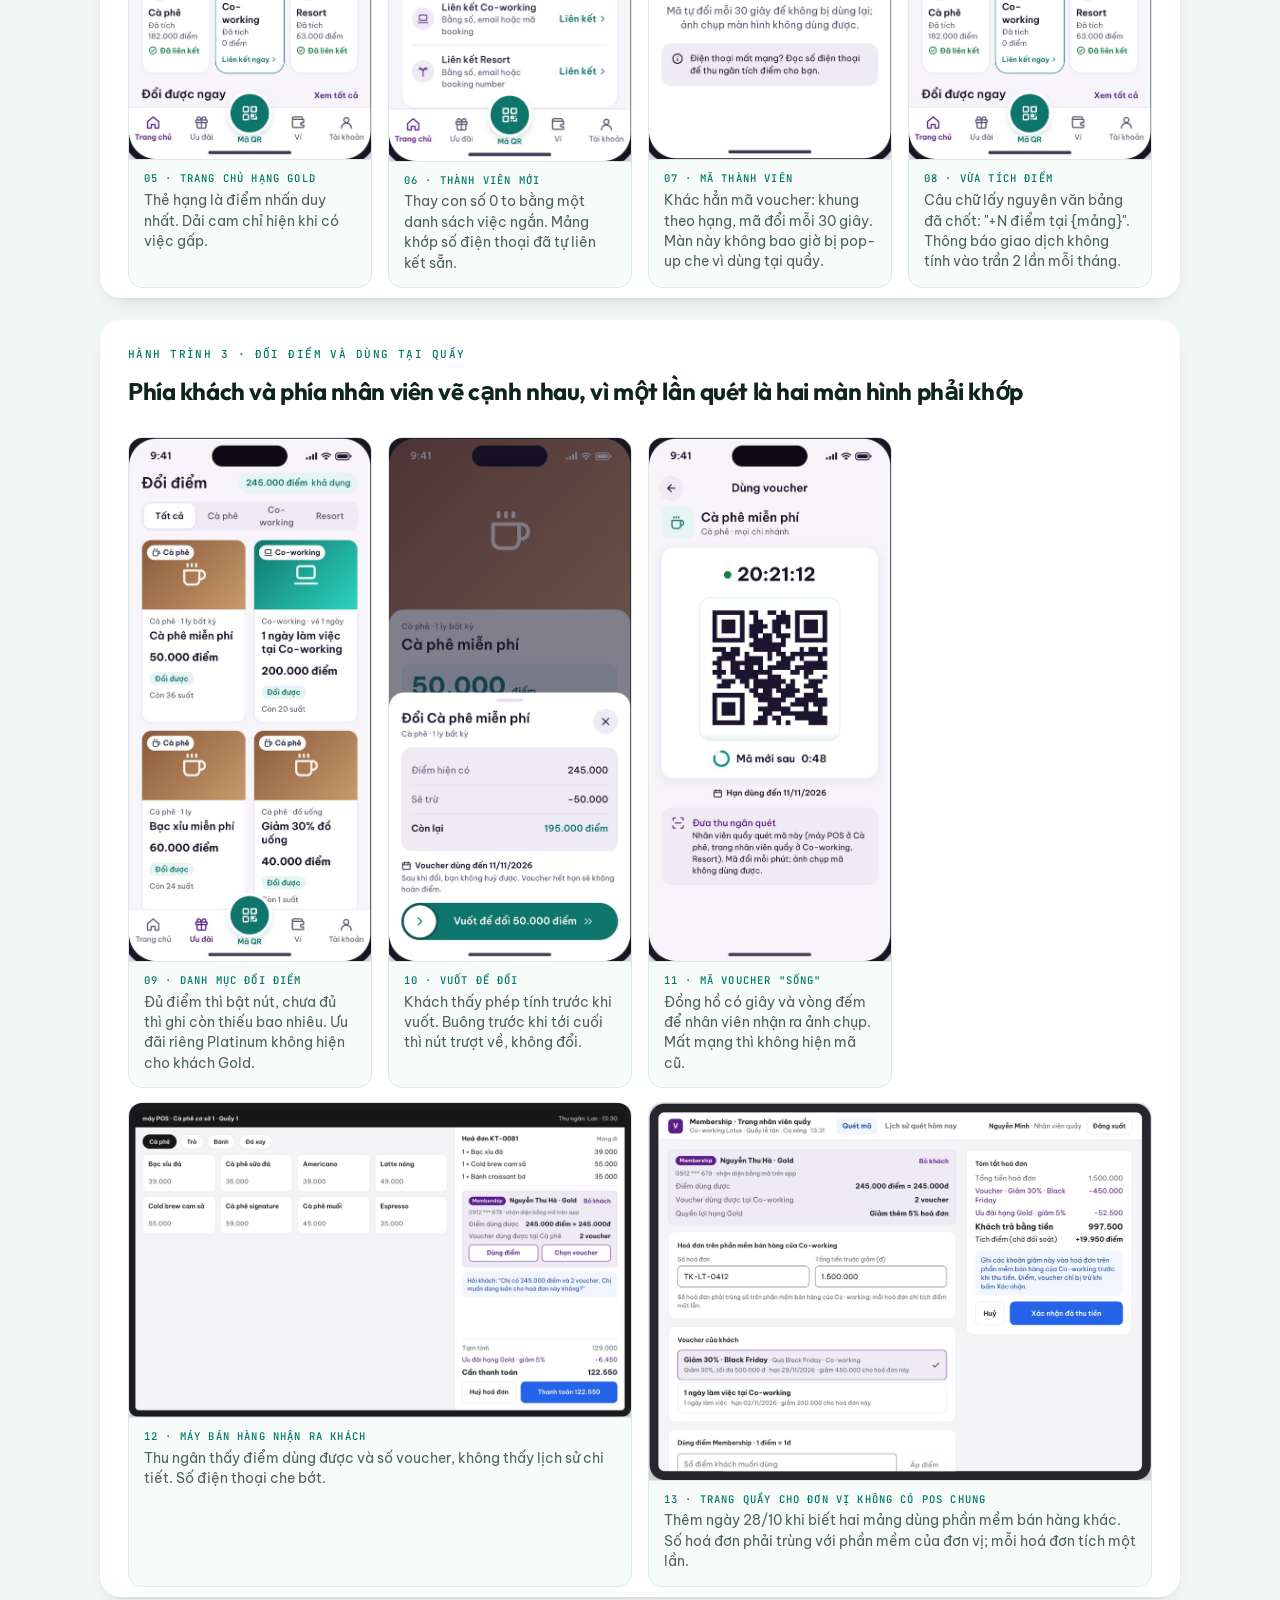
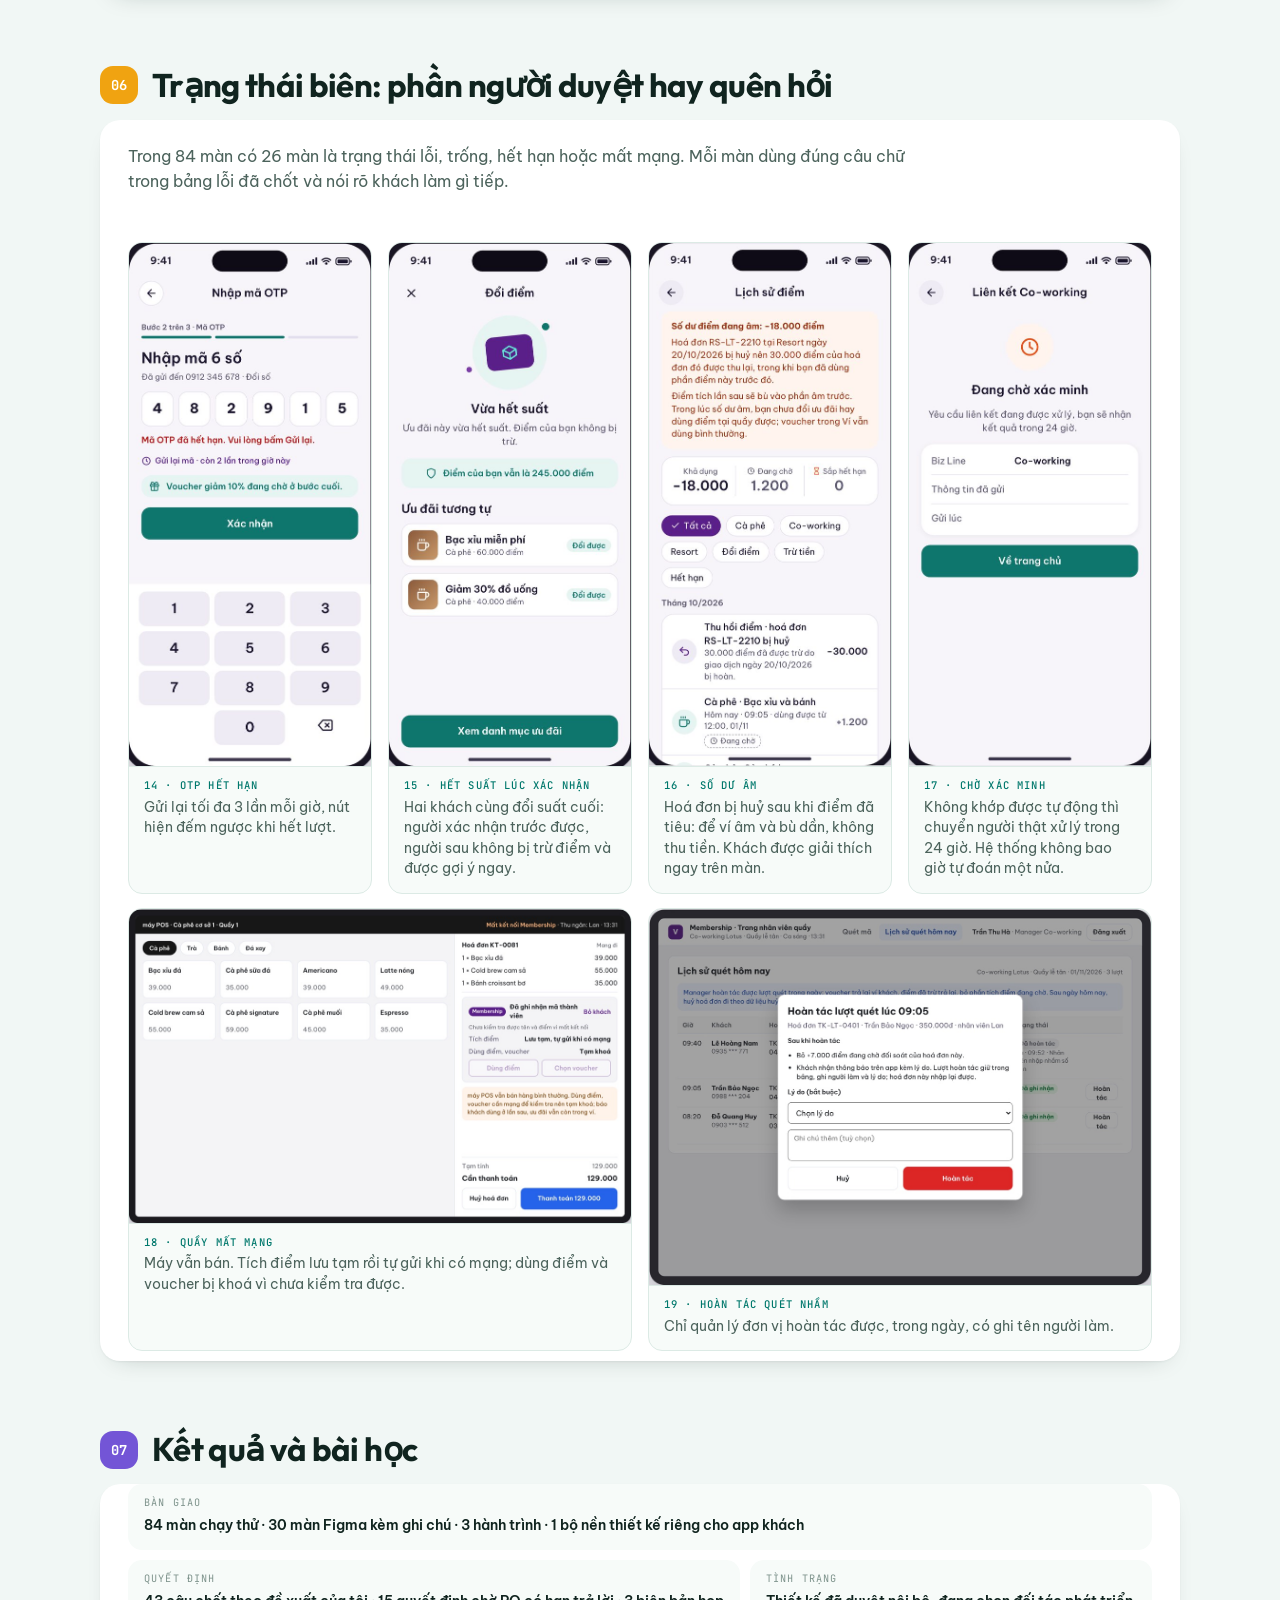
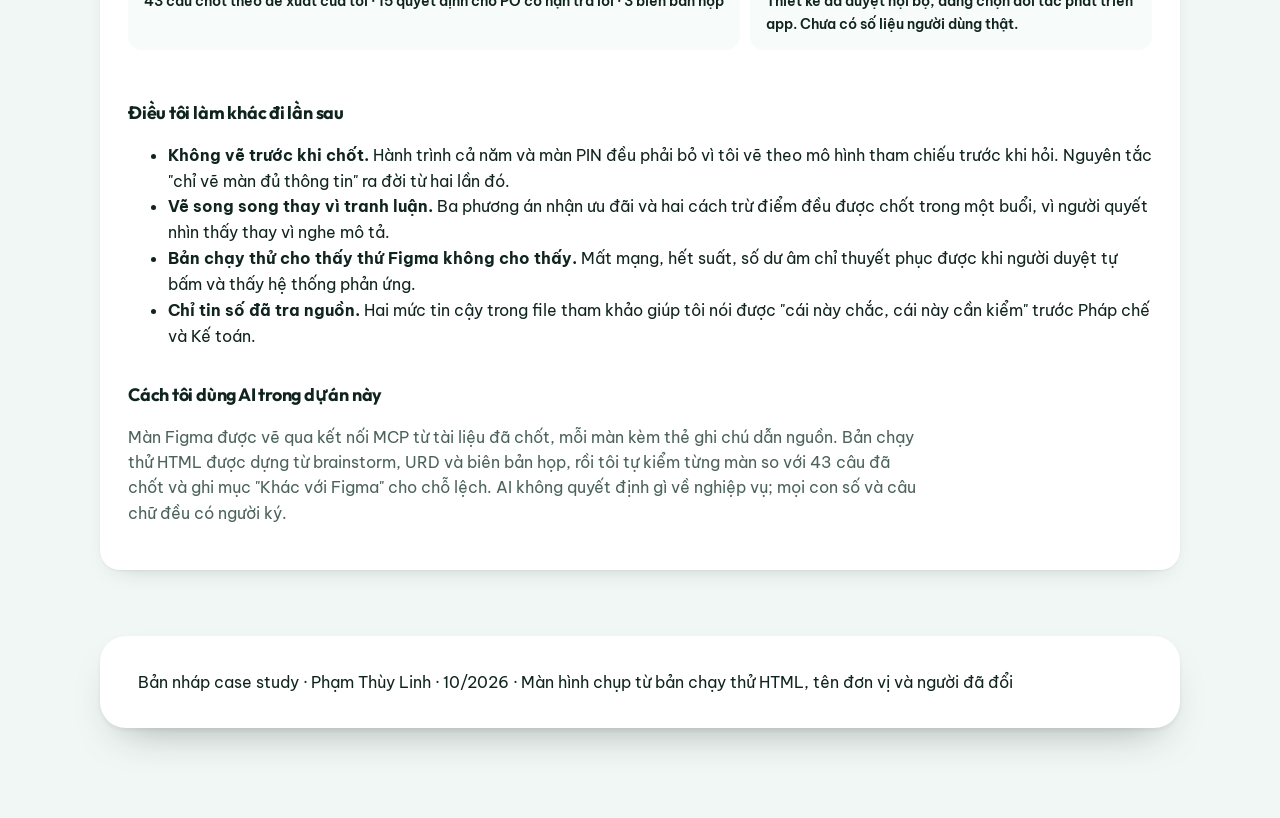
<file: draft/case-360-membership.html>
<!doctype html>
<html lang="vi">
<head>
<meta charset="utf-8">
<meta name="viewport" content="width=device-width, initial-scale=1">
<meta name="robots" content="noindex, nofollow, noarchive, noimageindex">
<meta name="googlebot" content="noindex, nofollow">
<meta name="description" content="Case study thiết kế giao diện app thành viên cho một tập đoàn ba mảng kinh doanh — bản nháp, tên đơn vị đã đổi.">
<meta name="author" content="Phạm Thùy Linh">
<meta property="og:type" content="profile">
<meta property="og:title" content="Case study · Membership">
<meta property="og:description" content="Từ một câu yêu cầu đến 84 màn chạy thử, mọi chi tiết truy được về một quyết định có người ký.">
<meta property="og:locale" content="vi_VN">
<title>Case study · Membership — Phạm Thùy Linh</title>

<link rel="preconnect" href="https://fonts.googleapis.com">
<link rel="preconnect" href="https://fonts.gstatic.com" crossorigin>
<link rel="stylesheet" href="https://fonts.googleapis.com/css2?family=Outfit:wght@500;600;700;800&family=Be+Vietnam+Pro:wght@400;500;600;700&family=JetBrains+Mono:wght@400;500;700&display=swap">

<style>
:root{
  color-scheme:light dark;

  --paper:#F1F7F5;
  --sheet:#FFFFFF;
  --sheet-2:#F7FBF9;
  --ink:#10241F;
  --ink-2:#4C635C;
  --ink-3:#7E938C;
  --rule:#DCEAE5;
  --rule-2:#EAF3F0;

  --teal:#00A292;
  --teal-deep:#00786C;
  --teal-wash:#DCF3EF;
  --sun:#F0A311;
  --sun-strong:#FFB627;
  --sun-wash:#FFEFCE;
  --coral:#EE6152;
  --coral-wash:#FFE6E2;
  --grape:#7355D6;
  --grape-wash:#EBE5FD;

  --lift:0 1px 2px rgba(16,36,31,.05), 0 10px 26px -16px rgba(16,36,31,.28);
  --lift-2:0 2px 4px rgba(16,36,31,.06), 0 20px 44px -22px rgba(16,36,31,.4);

  --f-display:"Outfit","Helvetica Neue",Arial,sans-serif;
  --f-body:"Be Vietnam Pro","Segoe UI",Roboto,Arial,sans-serif;
  --f-mono:"JetBrains Mono",ui-monospace,"SF Mono",Menlo,monospace;

  --r-lg:20px;
  --r-md:14px;
  --r-sm:10px;
}
@media (prefers-color-scheme: dark){
  :root:not([data-theme="light"]){
    --paper:#0A1614;
    --sheet:#10201D;
    --sheet-2:#152824;
    --ink:#E6F2EE;
    --ink-2:#A2B8B1;
    --ink-3:#7C948C;
    --rule:#26403A;
    --rule-2:#1C332E;
    --teal:#3FD3BF;
    --teal-deep:#6FE3D2;
    --teal-wash:#0E332E;
    --sun:#FFC258;
    --sun-strong:#FFC864;
    --sun-wash:#3A2A0C;
    --coral:#FF8878;
    --coral-wash:#3A1D18;
    --grape:#A98FFF;
    --grape-wash:#231C42;
    --lift:0 1px 2px rgba(0,0,0,.4), 0 10px 26px -16px rgba(0,0,0,.85);
    --lift-2:0 2px 6px rgba(0,0,0,.5), 0 22px 48px -24px rgba(0,0,0,1);
  }
}
:root[data-theme="dark"]{
  --paper:#0A1614;
  --sheet:#10201D;
  --sheet-2:#152824;
  --ink:#E6F2EE;
  --ink-2:#A2B8B1;
  --ink-3:#7C948C;
  --rule:#26403A;
  --rule-2:#1C332E;
  --teal:#3FD3BF;
  --teal-deep:#6FE3D2;
  --teal-wash:#0E332E;
  --sun:#FFC258;
  --sun-strong:#FFC864;
  --sun-wash:#3A2A0C;
  --coral:#FF8878;
  --coral-wash:#3A1D18;
  --grape:#A98FFF;
  --grape-wash:#231C42;
  --lift:0 1px 2px rgba(0,0,0,.4), 0 10px 26px -16px rgba(0,0,0,.85);
  --lift-2:0 2px 6px rgba(0,0,0,.5), 0 22px 48px -24px rgba(0,0,0,1);
}

*{box-sizing:border-box}
html{-webkit-text-size-adjust:100%}
body{
  margin:0;
  background:var(--paper);
  color:var(--ink);
  font-family:var(--f-body);
  font-size:16px;
  line-height:1.62;
  -webkit-font-smoothing:antialiased;
}
img{max-width:100%}
[hidden]{display:none!important}

.wrap{max-width:1120px;margin:0 auto;padding:0 20px 90px}

/* ---------------- hero ---------------- */
.hero{
  position:relative;
  margin-top:26px;
  background:var(--sheet);
  border-radius:26px;
  box-shadow:var(--lift-2);
  padding:38px 38px 30px;
  overflow:hidden;
}
.hero::before{
  content:"";position:absolute;inset:0 0 auto 0;height:6px;
  background:linear-gradient(90deg,var(--teal) 0%,var(--teal) 34%,var(--sun-strong) 34%,var(--sun-strong) 62%,var(--coral) 62%,var(--coral) 82%,var(--grape) 82%);
}
.hero-top{display:flex;flex-wrap:wrap;gap:18px;align-items:flex-start;justify-content:space-between}
.eyebrow{
  font-family:var(--f-mono);font-size:.73rem;font-weight:500;letter-spacing:.14em;
  text-transform:uppercase;color:var(--teal-deep);
}
h1{
  font-family:var(--f-display);font-weight:800;
  font-size:clamp(2.3rem,6vw,3.7rem);line-height:1.02;letter-spacing:-.028em;
  margin:.12em 0 .2em;text-wrap:balance;
}
.tagline{font-size:1.08rem;color:var(--ink-2);max-width:50ch;margin:0}
.hl{background-image:linear-gradient(transparent 56%, var(--sun-wash) 56%);padding:0 .12em;color:var(--ink);font-weight:600}

.langswitch{
  display:inline-flex;background:var(--sheet-2);border:1px solid var(--rule);
  border-radius:999px;padding:3px;gap:2px;flex:none;
}
.langswitch button{
  font-family:var(--f-mono);font-size:.73rem;font-weight:500;letter-spacing:.08em;
  padding:6px 15px;border:0;border-radius:999px;background:transparent;color:var(--ink-2);cursor:pointer;
  transition:background .18s ease,color .18s ease;
}
.langswitch button[aria-pressed="true"]{background:var(--teal);color:#fff}
.langswitch button:hover{color:var(--ink)}
.langswitch button[aria-pressed="true"]:hover{color:#fff}

.chips{display:flex;flex-wrap:wrap;gap:8px;margin-top:22px}
.chips span{
  font-size:.85rem;font-weight:500;padding:5px 13px;border-radius:999px;
  background:var(--teal-wash);color:var(--teal-deep);
}
.chips span:nth-child(2){background:var(--sun-wash);color:var(--sun)}
.chips span:nth-child(3){background:var(--coral-wash);color:var(--coral)}
.chips span:nth-child(4){background:var(--grape-wash);color:var(--grape)}

.contact{display:flex;flex-wrap:wrap;gap:9px;margin-top:24px;padding-top:22px;border-top:1px solid var(--rule)}
.contact a{
  display:inline-flex;align-items:center;gap:7px;
  font-size:.92rem;font-weight:500;text-decoration:none;color:var(--ink);
  background:var(--sheet-2);border:1px solid var(--rule);border-radius:999px;padding:8px 16px;
  transition:transform .15s ease,border-color .15s ease,background .15s ease;
}
.contact a:hover{transform:translateY(-2px);border-color:var(--teal);background:var(--teal-wash);color:var(--teal-deep)}
.contact .place{
  display:inline-flex;align-items:center;gap:7px;
  font-size:.92rem;font-weight:500;color:var(--ink-2);
  background:transparent;border:1px dashed var(--rule);border-radius:999px;padding:8px 16px;
}
.contact a .k,.contact .place .k{font-family:var(--f-mono);font-size:.66rem;letter-spacing:.1em;text-transform:uppercase;color:var(--ink-3)}
.contact a:hover .k{color:var(--teal-deep)}

/* ---------------- sticky nav ---------------- */
html{scroll-behavior:smooth}
.nav{
  position:sticky;top:0;z-index:30;display:flex;align-items:center;gap:12px;
  margin:0 -20px;padding:8px 20px;background:var(--paper);border-bottom:1px solid var(--rule);
}
.nav-home{
  flex:none;font-family:var(--f-mono);font-size:.72rem;font-weight:700;letter-spacing:.12em;
  color:var(--teal-deep);text-decoration:none;
}
.nav-links{display:flex;gap:2px;min-width:0;overflow-x:auto;scrollbar-width:none;-webkit-overflow-scrolling:touch}
.nav-links::-webkit-scrollbar{display:none}
.nav-links a{
  display:inline-flex;align-items:center;gap:6px;white-space:nowrap;text-decoration:none;
  color:var(--ink-2);font-size:.85rem;padding:6px 11px;border-radius:999px;
  transition:background .15s ease,color .15s ease;
}
.nav-links a i{font-family:var(--f-mono);font-style:normal;font-size:.68rem;color:var(--ink-3)}
.nav-links a:hover{background:var(--sheet);color:var(--ink)}
.nav-links a.on{background:var(--teal-wash);color:var(--teal-deep);font-weight:600}
.nav-links a.on i{color:var(--teal-deep)}
.hero,section[id]{scroll-margin-top:70px}

/* ---------------- section heads ---------------- */
section{margin-top:62px}
.shead{display:flex;align-items:center;gap:14px;margin-bottom:8px;flex-wrap:wrap}
.chip-n{
  flex:none;width:38px;height:38px;border-radius:13px;display:grid;place-items:center;
  font-family:var(--f-mono);font-size:.86rem;font-weight:700;color:#fff;background:var(--teal);
}
.s-teal .chip-n{background:var(--teal)}
.s-sun .chip-n{background:var(--sun)}
.s-coral .chip-n{background:var(--coral)}
.s-grape .chip-n{background:var(--grape)}
.shead h2{
  font-family:var(--f-display);font-weight:700;
  font-size:clamp(1.45rem,3.2vw,2.05rem);letter-spacing:-.02em;margin:0;flex:1;min-width:260px;text-wrap:balance;
}
.shead .tag{
  font-family:var(--f-mono);font-size:.68rem;letter-spacing:.1em;text-transform:uppercase;
  color:var(--ink-3);background:var(--sheet);border-radius:999px;padding:5px 12px;white-space:nowrap;
}
.lede{font-size:1.03rem;color:var(--ink-2);max-width:70ch;margin:0 0 24px}
.lede strong{color:var(--ink);font-weight:600}

/* ---------------- stat tiles ---------------- */
.stats{display:grid;gap:14px;grid-template-columns:repeat(auto-fit,minmax(200px,1fr));margin-top:6px}
.tile{border-radius:var(--r-lg);padding:22px 22px 24px;background:var(--teal-wash)}
.tile:nth-child(2){background:var(--sun-wash)}
.tile:nth-child(3){background:var(--coral-wash)}
.tile:nth-child(4){background:var(--grape-wash)}
.tile .n{
  font-family:var(--f-display);font-weight:800;font-size:2.5rem;line-height:1;
  letter-spacing:-.03em;display:block;color:var(--teal-deep);font-variant-numeric:tabular-nums;
}
.tile:nth-child(2) .n{color:var(--sun)}
.tile:nth-child(3) .n{color:var(--coral)}
.tile:nth-child(4) .n{color:var(--grape)}
.tile .l{display:block;margin-top:9px;font-size:.9rem;color:var(--ink-2);line-height:1.45}

/* ---------------- cards ---------------- */
.card{background:var(--sheet);border-radius:var(--r-lg);box-shadow:var(--lift);overflow:hidden}
.card + .card{margin-top:22px}
.card-hd{padding:26px 28px 22px}
.kicker{
  font-family:var(--f-mono);font-size:.69rem;font-weight:500;letter-spacing:.13em;
  text-transform:uppercase;color:var(--teal-deep);display:block;margin-bottom:8px;
}
.card-hd h3{font-family:var(--f-display);font-weight:700;font-size:1.5rem;letter-spacing:-.018em;margin:0;text-wrap:balance}
.card-hd p{margin:.7em 0 0;color:var(--ink-2);max-width:72ch;font-size:.99rem}
.card-bd{padding:24px 28px 28px}
.card-bd > p{max-width:72ch;color:var(--ink-2);font-size:.98rem}
.card-bd > p:first-child{margin-top:0}
.card-bd > p strong{color:var(--ink);font-weight:600}

.meta{display:flex;flex-wrap:wrap;gap:10px;padding:0 28px 24px}
.meta div{background:var(--sheet-2);border-radius:var(--r-md);padding:11px 16px 13px;flex:1 1 158px}
.meta .k{font-family:var(--f-mono);font-size:.64rem;letter-spacing:.11em;text-transform:uppercase;color:var(--ink-3);display:block}
.meta .v{font-size:.9rem;font-weight:600;display:block;margin-top:2px}

/* ---------- problem / insight ---------- */
.pi{display:grid;gap:14px;grid-template-columns:1fr;align-items:start;padding:2px 28px 8px}
@media (min-width:840px){.pi{grid-template-columns:1fr 1.15fr}}
.pi > div{border-radius:var(--r-md);padding:19px 21px 21px}
.pi-problem{background:var(--coral-wash)}
.pi-insight{background:var(--teal-wash)}
.pi .lbl{font-family:var(--f-mono);font-size:.67rem;font-weight:500;letter-spacing:.13em;text-transform:uppercase;display:block;margin-bottom:11px}
.pi-problem .lbl{color:var(--coral)}
.pi-insight .lbl{color:var(--teal-deep)}
.pi p{margin:0;font-size:.95rem;color:var(--ink-2);line-height:1.62}
.pi-problem ul{margin:.75em 0 0;padding-left:1.05em}
.pi-problem li{margin-bottom:.4em;font-size:.94rem;color:var(--ink-2);line-height:1.5}
.pi-problem li:last-child{margin-bottom:0}
.pi-problem li::marker{color:var(--coral)}
.pi-lead{margin:0;font-size:.95rem;color:var(--ink);font-weight:600;line-height:1.5}
.pi-insight b{display:block;color:var(--ink);font-weight:600;font-size:1.06rem;line-height:1.38;margin-bottom:7px;text-wrap:balance}
@media (max-width:720px){.pi{padding-left:20px;padding-right:20px}}

h4.sub{font-family:var(--f-display);font-weight:700;font-size:1.12rem;margin:30px 0 12px;letter-spacing:-.012em}
h4.sub:first-child{margin-top:0}
ul.tight{margin:.6em 0 0;padding-left:1.15em;color:var(--ink-2);font-size:.96rem}
ul.tight li{margin-bottom:.42em}
ul.tight li strong{color:var(--ink);font-weight:600}
ul.tight li::marker{color:var(--teal)}

/* ---------------- screenshots ---------------- */
.shots{padding:4px 28px 10px;column-count:1;column-gap:18px}
@media (min-width:800px){.shots{column-count:2}}
figure{
  margin:0 0 18px;border-radius:var(--r-md);background:var(--sheet-2);
  border:1px solid var(--rule);overflow:hidden;break-inside:avoid;
  transition:transform .18s ease,box-shadow .18s ease;
}
figure:hover{transform:translateY(-3px);box-shadow:var(--lift)}
figure img{display:block;width:100%;height:auto;border-bottom:1px solid var(--rule)}
figcaption{padding:11px 15px 14px;font-size:.85rem;color:var(--ink-2);line-height:1.5}
figcaption b{
  display:block;margin-bottom:3px;color:var(--teal-deep);
  font-family:var(--f-mono);font-size:.66rem;font-weight:500;letter-spacing:.11em;text-transform:uppercase;
}

/* ---------------- pipeline ---------------- */
.axis{display:flex;align-items:center;gap:12px;margin:2px 0 16px;font-family:var(--f-mono);font-size:.69rem;letter-spacing:.1em;text-transform:uppercase;color:var(--ink-3)}
.axis .bar{flex:1;height:3px;border-radius:3px;background:linear-gradient(90deg,var(--teal),var(--sun-strong))}
.pipe{display:grid;gap:14px;grid-template-columns:repeat(auto-fit,minmax(186px,1fr))}
.stage{background:var(--teal-wash);border-radius:var(--r-md);padding:16px 17px 18px;display:flex;flex-direction:column;gap:8px}
.stage.ai{background:var(--sun-wash)}
.stage .id{font-family:var(--f-display);font-weight:800;font-size:1.65rem;line-height:1;color:var(--teal-deep);letter-spacing:-.02em}
.stage.ai .id{color:var(--sun)}
.stage h5{margin:0;font-size:1rem;font-weight:600;line-height:1.3;text-wrap:balance}
.stage p{margin:0;font-size:.86rem;color:var(--ink-2);line-height:1.5}
.dots{display:flex;gap:4px;margin-top:auto;padding-top:6px}
.dots i{width:9px;height:9px;border-radius:50%;background:var(--teal);opacity:.22}
.dots i.on{opacity:1}
.stage.ai .dots i{background:var(--sun)}
.chip{
  align-self:flex-start;font-family:var(--f-mono);font-size:.63rem;font-weight:500;letter-spacing:.07em;
  text-transform:uppercase;padding:4px 10px;border-radius:999px;background:var(--teal);color:#fff;
}
.stage.ai .chip{background:var(--sun);color:#3A2A0C}

/* ---------------- tables ---------------- */
.tablewrap{overflow-x:auto;border-radius:var(--r-md);border:1px solid var(--rule);background:var(--sheet)}
table{border-collapse:collapse;width:100%;min-width:560px;font-size:.9rem}
caption{
  text-align:left;padding:13px 16px;font-size:.85rem;color:var(--ink-2);
  background:var(--sheet-2);border-bottom:1px solid var(--rule);
}
th,td{text-align:left;padding:11px 16px;border-bottom:1px solid var(--rule-2);vertical-align:top;line-height:1.5}
thead th{
  font-family:var(--f-mono);font-size:.67rem;font-weight:500;letter-spacing:.09em;text-transform:uppercase;
  color:var(--ink-3);background:var(--sheet-2);border-bottom:1px solid var(--rule);white-space:nowrap;
}
tbody tr:last-child td{border-bottom:0}
tbody tr:hover{background:var(--sheet-2)}
.mono{font-family:var(--f-mono);font-size:.85em;font-variant-numeric:tabular-nums}
td code{font-family:var(--f-mono);font-size:.84em;background:var(--grape-wash);color:var(--grape);padding:2px 6px;border-radius:5px}
.num{font-variant-numeric:tabular-nums;white-space:nowrap}
.pill{font-family:var(--f-mono);font-size:.63rem;font-weight:500;letter-spacing:.06em;text-transform:uppercase;padding:3px 9px;border-radius:999px;display:inline-block;white-space:nowrap;background:var(--rule-2);color:var(--ink-2)}
.pill.free{background:var(--teal-wash);color:var(--teal-deep)}
.pill.ai{background:var(--sun-wash);color:var(--sun)}
.pill.warn{background:var(--coral-wash);color:var(--coral)}

/* ---------------- note ---------------- */
.note{background:var(--teal-wash);border-radius:var(--r-md);padding:18px 22px;margin:22px 0 0}
.note.sun{background:var(--sun-wash)}
.note p{margin:0;font-size:.97rem;color:var(--ink)}
.note p + p{margin-top:.7em}
.note .lbl{font-family:var(--f-mono);font-size:.66rem;font-weight:500;letter-spacing:.12em;text-transform:uppercase;color:var(--teal-deep);display:block;margin-bottom:6px}
.note.sun .lbl{color:var(--sun)}

/* ---------------- skills ---------------- */
.phases{display:grid;gap:14px;grid-template-columns:repeat(auto-fit,minmax(220px,1fr));align-items:start}
.phase{background:var(--sheet-2);border-radius:var(--r-md);padding:17px 18px 19px}
.phase .id{font-family:var(--f-mono);font-size:.66rem;font-weight:500;letter-spacing:.11em;text-transform:uppercase;color:var(--teal-deep)}
.phase h5{margin:5px 0 11px;font-size:1.02rem;font-weight:600;font-family:var(--f-display)}
.phase p{margin:11px 0 0;font-size:.86rem;color:var(--ink-2);line-height:1.5}
.skills{display:flex;flex-wrap:wrap;gap:6px}
.skills span{font-family:var(--f-mono);font-size:.72rem;padding:3px 9px;border-radius:7px;background:var(--sheet);color:var(--ink-2);border:1px solid var(--rule)}
.skills span.own{background:var(--teal-wash);color:var(--teal-deep);border-color:transparent;font-weight:500}

/* ---------------- terminal ---------------- */
.term{background:#0D1F1B;border-radius:var(--r-md);overflow:hidden;box-shadow:var(--lift)}
.term-bar{
  display:flex;align-items:center;gap:10px;padding:11px 16px;background:#12302A;
  font-family:var(--f-mono);font-size:.7rem;letter-spacing:.08em;color:#7FD9C9;
}
.term-bar b{width:9px;height:9px;border-radius:50%;background:#3FD3BF;display:inline-block;flex:none}
.term-bd{padding:18px 20px 20px;font-family:var(--f-mono);font-size:.83rem;line-height:1.72;color:#CFE8E1;overflow-x:auto}
.term-bd .cmd{color:#FFC864}
.term-bd .cmd::before{content:"❯ ";color:#3FD3BF}
.term-bd .dim{color:#6E9A90}
.term-bd .ok{color:#3FD3BF}
.term-bd pre{margin:0;font:inherit;white-space:pre-wrap;word-break:break-word}

/* ---------------- priority list ---------------- */
.prio{display:grid;gap:12px;grid-template-columns:repeat(auto-fit,minmax(270px,1fr));margin-top:4px}
.prio-col{background:var(--sheet-2);border-radius:var(--r-md);padding:16px 17px 18px}
.prio-col header{display:flex;align-items:center;gap:9px;margin-bottom:11px}
.prio-tag{font-family:var(--f-mono);font-size:.72rem;font-weight:700;padding:4px 11px;border-radius:999px;background:var(--coral);color:#fff}
.p1 .prio-tag{background:var(--sun);color:#3A2A0C}
.p2 .prio-tag{background:var(--grape);color:#fff}
.prio-col header span.t{font-size:.88rem;color:var(--ink-2);font-weight:500}
.prio-col ol{margin:0;padding-left:1.4em;font-size:.9rem;color:var(--ink-2)}
.prio-col ul{margin:0;padding-left:1.15em;font-size:.9rem;color:var(--ink-2);list-style:none}
.prio-col ul li::before{content:"•";color:var(--coral);font-weight:700;display:inline-block;width:1em;margin-left:-1em}
.prio-col li{margin-bottom:.4em;line-height:1.5}
.prio-col ol li::marker{font-family:var(--f-mono);font-weight:700;color:var(--sun)}

/* ---------------- diagram figures ---------------- */
.diagrams{display:grid;gap:18px;grid-template-columns:1fr;align-items:start;margin-top:6px}
.dia{position:relative;background:#fff;border:1px solid var(--rule);border-radius:var(--r-md);overflow:hidden;display:block;text-decoration:none;transition:transform .18s ease,box-shadow .18s ease}
.dia .zoom{
  position:absolute;top:11px;right:11px;pointer-events:none;
  display:inline-flex;align-items:center;gap:6px;
  font-family:var(--f-mono);font-size:.65rem;letter-spacing:.06em;
  background:rgba(13,31,27,.82);color:#CFE8E1;padding:4px 11px;border-radius:999px;
}
.dia:hover{transform:translateY(-3px);box-shadow:var(--lift-2)}
.dia img{display:block;width:100%;height:auto}
.dia .cap{display:block;padding:13px 18px 16px;background:var(--sheet);border-top:1px solid var(--rule);color:var(--ink-2);font-size:.88rem;line-height:1.55;max-width:86ch}
.dia .cap b{display:block;color:var(--teal-deep);font-family:var(--f-mono);font-size:.66rem;font-weight:500;letter-spacing:.11em;text-transform:uppercase;margin-bottom:3px}
.dia .cap em{font-style:normal;color:var(--ink-3);display:block;margin-top:5px;font-size:.8rem}
.legend{display:flex;flex-wrap:wrap;gap:14px;margin-top:14px;font-size:.85rem;color:var(--ink-2)}
.legend i{width:13px;height:13px;border-radius:4px;display:inline-block;margin-right:6px;vertical-align:-2px;border:1px solid rgba(0,0,0,.12)}

/* ---------------- experience ---------------- */
.jobs{display:grid;gap:16px}
.job{background:var(--sheet);border-radius:var(--r-lg);box-shadow:var(--lift);padding:24px 26px 26px;display:grid;gap:14px;grid-template-columns:1fr}
@media (min-width:820px){.job{grid-template-columns:170px 1fr}}
.job .when{font-family:var(--f-mono);font-size:.83rem;color:var(--teal-deep);font-weight:500;font-variant-numeric:tabular-nums}
.job h4{font-family:var(--f-display);font-weight:700;font-size:1.18rem;margin:0 0 2px}
.job .role{color:var(--ink-2);font-size:.93rem;margin:0 0 10px}
.job .projs{display:flex;flex-wrap:wrap;gap:6px;margin-bottom:12px}
.job .projs span{font-size:.78rem;padding:3px 10px;border-radius:999px;background:var(--sheet-2);color:var(--ink-2);border:1px solid var(--rule)}
.job .out{margin:0;font-size:.95rem;color:var(--ink-2)}

.kv{display:grid;gap:14px;grid-template-columns:repeat(auto-fit,minmax(230px,1fr));margin-top:18px}
.kv div{background:var(--sheet);border-radius:var(--r-md);padding:17px 19px 19px;box-shadow:var(--lift)}
.kv .k{font-family:var(--f-mono);font-size:.66rem;font-weight:500;letter-spacing:.11em;text-transform:uppercase;color:var(--teal-deep);display:block;margin-bottom:7px}
.kv .v{font-size:.91rem;color:var(--ink-2);line-height:1.55}

/* ---------------- footer ---------------- */
footer{
  margin-top:66px;background:var(--sheet);border-radius:26px;box-shadow:var(--lift-2);
  padding:34px 38px 32px;
}
footer h3{font-family:var(--f-display);font-weight:700;font-size:1.55rem;margin:0 0 7px;letter-spacing:-.018em}
footer > p{margin:0;color:var(--ink-2);max-width:56ch;font-size:.99rem}
.stamp{
  margin-top:24px;padding-top:18px;border-top:1px solid var(--rule);
  font-family:var(--f-mono);font-size:.68rem;letter-spacing:.08em;color:var(--ink-3);line-height:1.7;
}

a:focus-visible,button:focus-visible{outline:3px solid var(--teal);outline-offset:3px;border-radius:6px}
@media (prefers-reduced-motion:reduce){*{animation:none!important;transition:none!important}html{scroll-behavior:auto}}

@media (max-width:720px){
  .hero{padding:28px 22px 24px;border-radius:20px}
  .card-hd,.card-bd,.meta{padding-left:20px;padding-right:20px}
  .shots{padding-left:20px;padding-right:20px}
  footer{padding:26px 22px 24px;border-radius:20px}
  .stats{grid-template-columns:repeat(auto-fit,minmax(150px,1fr))}
}

/* ---- bilingual: Vietnamese at rest (no attribute needed), English on demand.
       Declared last, at 0-2-0 specificity, so it outranks the display rules above. ---- */
:root:not([data-lang="en"]) .en{display:none}
:root[data-lang="en"] .vi{display:none}

/* ===== case study extras ===== */
.disclaimer{margin:14px 0 0;font-size:.82rem;color:var(--ink-3);max-width:72ch}
.phones{display:grid;grid-template-columns:repeat(2,1fr);gap:16px;padding:4px 28px 10px}
@media (min-width:800px){.phones{grid-template-columns:repeat(4,1fr)}.phones.three{grid-template-columns:repeat(3,1fr)}.phones.wide{grid-template-columns:repeat(2,1fr)}}
@media (max-width:799px){.phones{padding-left:20px;padding-right:20px}.phones.wide{grid-template-columns:1fr}}
.phones figure{margin:0}
.phones figure img{background:#E9E7EE}
figure.chosen{border-color:var(--teal);box-shadow:0 0 0 2px var(--teal) inset}
.hero h1{max-width:22ch}
</style>
</head>
<body>

<div class="wrap">

  <nav class="nav" aria-label="Mục lục / Contents">
    <a class="nav-home" href="../index.html">PTL</a>
    <div class="nav-links">
      <a href="#boi-canh"><i>01</i><span class="vi">Bối cảnh</span><span class="en">Context</span></a>
      <a href="#research"><i>02</i><span>Research</span></a>
      <a href="#nguyen-tac"><i>03</i><span class="vi">Nguyên tắc</span><span class="en">Principles</span></a>
      <a href="#vong-sua"><i>04</i><span class="vi">Các vòng sửa</span><span class="en">Iterations</span></a>
      <a href="#ban-cuoi"><i>05</i><span class="vi">Bản cuối</span><span class="en">Final screens</span></a>
      <a href="#trang-thai"><i>06</i><span class="vi">Trạng thái biên</span><span class="en">Edge states</span></a>
      <a href="#ket-qua"><i>07</i><span class="vi">Kết quả</span><span class="en">Outcome</span></a>
    </div>
  </nav>

  <header class="hero" id="top">
    <div class="hero-top">
      <div>
        <span class="eyebrow vi">Case study · Thiết kế giao diện · Bản nháp</span><span class="eyebrow en">Case study · Interface design · Draft</span>
        <h1 class="vi">Membership — một app tích điểm cho ba mảng kinh doanh</h1>
        <h1 class="en">Membership — one loyalty app for three business lines</h1>
        <p class="tagline vi">Từ yêu cầu <span class="hl">"làm giống VinClub"</span> đến 84 màn chạy thử mà mọi chi tiết truy được về một quyết định có người ký.</p>
        <p class="tagline en">From a brief that said <span class="hl">"make it like VinClub"</span> to 84 working screens where every detail traces back to a signed decision.</p>
      </div>
      <div class="langswitch" role="group" aria-label="Ngôn ngữ / Language">
        <button type="button" id="btn-vi" aria-pressed="true">VI</button>
        <button type="button" id="btn-en" aria-pressed="false">EN</button>
      </div>
    </div>

    <div class="meta">
      <div><span class="k vi">Vai trò</span><span class="k en">Role</span><span class="v vi">BA · tự vẽ giao diện và dựng bản chạy thử</span><span class="v en">BA · designed the UI and built the prototype</span></div>
      <div><span class="k vi">Làm cùng</span><span class="k en">Worked with</span><span class="v vi">PM, PO, 3 đơn vị kinh doanh, Pháp chế, Kế toán, Marketing, IT</span><span class="v en">PM, PO, 3 business units, Legal, Finance, Marketing, IT</span></div>
      <div><span class="k vi">Thời gian</span><span class="k en">Timeline</span><span class="v num">06/10 → 28/10/2026 · 3 <span class="vi">tuần</span><span class="en">weeks</span></span></div>
      <div><span class="k vi">Sản phẩm</span><span class="k en">Output</span><span class="v num vi">84 màn chạy thử · 2 thiết bị · 43 câu đã chốt</span><span class="v num en">84 prototype screens · 2 devices · 43 decisions closed</span></div>
      <div><span class="k vi">Trạng thái</span><span class="k en">Status</span><span class="v vi">Thiết kế đã duyệt nội bộ · ra mắt dự kiến Q2–Q3/2027</span><span class="v en">Design approved internally · launch planned Q2–Q3 2027</span></div>
    </div>

    <p class="disclaimer vi">Tên tập đoàn, các đơn vị, địa điểm và người đã được đổi. Số liệu trên màn là dữ liệu mẫu. Màn hình lấy từ bản chạy thử HTML do tôi dựng, không phải app đã phát hành.</p>
    <p class="disclaimer en">Group, business unit, place and people names have been changed. Figures on screen are sample data. Screens come from the HTML prototype I built, not a released app.</p>
  </header>

  <!-- 01 -->
  <section class="s-teal" id="boi-canh">
    <div class="shead">
      <span class="chip-n">01</span>
      <h2 class="vi">Bối cảnh và vấn đề</h2><h2 class="en">Context and problem</h2>
    </div>
    <div class="card">
      <div class="pi">
        <div class="pi-problem">
          <span class="lbl vi">Bài toán</span><span class="lbl en">Problem</span>
          <p class="pi-lead vi">Một tập đoàn có ba mảng: co-working, chuỗi cà phê, khu nghỉ dưỡng. Mỗi mảng ghi nhận khách riêng.</p>
          <p class="pi-lead en">A group runs three lines: co-working, a coffee chain, a resort. Each one keeps its own customer records.</p>
          <ul class="vi">
            <li>Khách quen của cả tập đoàn vẫn bị đối xử như khách lẻ ở từng quầy.</li>
            <li>Không có lý do nào để chọn dịch vụ trong tập đoàn thay vì nơi khác.</li>
            <li>Yêu cầu ban đầu chỉ có một câu: "membership và điểm thưởng tương tự Vingroup, Viettel".</li>
          </ul>
          <ul class="en">
            <li>A loyal customer of the group is still treated as a walk-in at every counter.</li>
            <li>Nothing gives them a reason to pick the group's services over anyone else's.</li>
            <li>The initial brief was one line: "membership and points, like Vingroup or Viettel".</li>
          </ul>
        </div>
        <div class="pi-insight">
          <span class="lbl">Insight</span>
          <p class="vi"><b>Một chương trình thành viên không phải là app. Nó là một chuỗi quyết định về tiền, dữ liệu và pháp lý, và màn hình chỉ là nơi các quyết định đó lộ ra.</b>Nên việc đầu tiên không phải vẽ, mà là liệt kê những gì chưa ai quyết, ai sẽ quyết, và chỉ vẽ màn đã đủ thông tin.</p>
          <p class="en"><b>A loyalty programme is not an app. It is a chain of decisions about money, data and law, and the screens are only where those decisions become visible.</b>So the first job was not drawing. It was listing what nobody had decided yet, who would decide it, and drawing only the screens that had enough answers.</p>
        </div>
      </div>

      <div class="meta">
        <div><span class="k vi">Người dùng</span><span class="k en">Users</span><span class="v vi">Khách hàng · nhân viên quầy · quản lý đơn vị · ban dự án và tài chính</span><span class="v en">Customers · counter staff · unit managers · project office and finance</span></div>
        <div><span class="k vi">Hệ thống</span><span class="k en">Systems</span><span class="v vi">Membership là 1 trong 3 hệ thống, cùng CRM Hub và web Re-marketing</span><span class="v en">Membership is 1 of 3 systems, alongside a CRM hub and a re-marketing web</span></div>
        <div><span class="k vi">Mục tiêu đo</span><span class="k en">Targets</span><span class="v num vi">≥ 500 thành viên tháng đầu · ≥ 30% hoạt động · ≥ 30% có đổi điểm · tự nuôi được sau 18 tháng</span><span class="v num en">≥ 500 members in month one · ≥ 30% active · ≥ 30% redeem · self-funding after 18 months</span></div>
      </div>
    </div>
  </section>

  <!-- 02 -->
  <section class="s-sun" id="research">
    <div class="shead">
      <span class="chip-n">02</span>
      <h2 class="vi">Research: học gì từ các chương trình đang chạy</h2><h2 class="en">Research: what running programmes already teach</h2>
    </div>
    <div class="card">
      <div class="card-hd">
        <span class="kicker vi">Tham khảo thị trường</span><span class="kicker en">Market references</span>
        <h3 class="vi">Mỗi quy tắc trên màn hình đều có một hệ thống thật đã làm trước, hoặc một văn bản pháp luật đứng sau</h3>
        <h3 class="en">Every rule on screen has a real system that did it first, or a regulation behind it</h3>
      </div>
      <div class="card-bd">
        <p class="vi">Tôi lập một file tham khảo sống, cập nhật mỗi khi brainstorm chạm tới một quy tắc mới. Mỗi mục ghi rõ hai mức tin cậy: <b>nguồn đã tra</b> (có link tài liệu công khai) và <b>nguồn tham khảo</b> (hiểu biết chung, phải kiểm lại trước khi trích ra ngoài). Dưới đây là phần ảnh hưởng trực tiếp tới giao diện.</p>
        <p class="en">I kept a living reference file, updated every time a brainstorm touched a new rule. Each entry carries one of two confidence levels: <b>verified</b> (linked to a public document) or <b>general knowledge</b> (to be checked before quoting outside). Below are the entries that shaped the interface directly.</p>
      </div>
      <div class="tablewrap">
        <table>
          <thead>
            <tr>
              <th class="vi">Chi tiết trên màn</th><th class="en">Detail on screen</th>
              <th class="vi">Học từ</th><th class="en">Learned from</th>
              <th class="vi">Vì sao áp dụng</th><th class="en">Why it applies</th>
            </tr>
          </thead>
          <tbody>
            <tr>
              <td class="vi">Mã QR voucher tự đổi mỗi phút, ảnh chụp không quét được</td><td class="en">Voucher QR rotates every minute; a screenshot cannot be scanned</td>
              <td>Google Wallet</td>
              <td class="vi">Chặn chia sẻ mã qua ảnh, không cần thêm bước xác minh</td><td class="en">Stops code sharing by photo without adding a verification step</td>
            </tr>
            <tr>
              <td class="vi">Điểm "đang chờ" phải hiện rõ giờ dùng được</td><td class="en">"Pending" points must show exactly when they become usable</td>
              <td>VinClub</td>
              <td class="vi">VinClub cho điểm sau 12 giờ trưa hôm sau; khách chỉ chấp nhận chờ khi biết chờ đến bao giờ</td><td class="en">VinClub releases points at noon the next day; customers accept a wait only when they know when it ends</td>
            </tr>
            <tr>
              <td class="vi">Trừ điểm sắp hết hạn trước</td><td class="en">Spend the soonest-expiring points first</td>
              <td>Tata Neu · FIFO</td>
              <td class="vi">Khách không mất điểm oan khi vẫn còn điểm mới hơn</td><td class="en">Customers never lose points they could have used while newer points sit idle</td>
            </tr>
            <tr>
              <td class="vi">Trừ điểm tại quầy phải có khách xác nhận trên app</td><td class="en">Point deduction at the counter needs the customer's confirmation in-app</td>
              <td>VinClub</td>
              <td class="vi">Nhân viên không tự tiêu được điểm của khách</td><td class="en">Staff cannot spend a customer's points on their own</td>
            </tr>
            <tr>
              <td class="vi">Cần mã PIN cho việc tiêu điểm, OTP một mình không đủ</td><td class="en">A PIN for spending points; OTP alone is not enough</td>
              <td class="vi">Nghiên cứu Princeton 2021</td><td class="en">Princeton study, 2021</td>
              <td class="vi">171 trên 259 số điện thoại được nhà mạng cấp lại vẫn gắn với tài khoản chủ cũ</td><td class="en">171 of 259 recycled phone numbers were still tied to the previous owner's accounts</td>
            </tr>
            <tr>
              <td class="vi">Ngưỡng "sắp rời bỏ" khác nhau theo mảng</td><td class="en">A different "at-risk" threshold per business line</td>
              <td>Paytronix · Adobe · Nexudus</td>
              <td class="vi">Khách cà phê vắng 30 ngày là đáng lo; khách nghỉ dưỡng 12 tháng mới là bình thường</td><td class="en">30 days of silence worries a café; a resort guest returning after 12 months is normal</td>
            </tr>
            <tr>
              <td class="vi">Hai ô đồng ý tách riêng, lưu thời điểm và phiên bản</td><td class="en">Two separate consent boxes, timestamped and versioned</td>
              <td>L.Point · Shinsegae · NĐ 13/2023</td>
              <td class="vi">Dùng chung dữ liệu giữa các công ty cần căn cứ; điều khoản và nhận ưu đãi là hai việc khác nhau</td><td class="en">Sharing data across companies needs a legal basis; terms and marketing consent are two different things</td>
            </tr>
            <tr>
              <td class="vi">Nhận ưu đãi bằng nút "Nhận vào ví"</td><td class="en">Claim an offer with a "Save to wallet" button</td>
              <td>Shopee</td>
              <td class="vi">Có số "tỉ lệ nhận" để đo chiến dịch; bước bấm nhận là thói quen khách đã quen</td><td class="en">Gives a claim rate to measure campaigns; the tap is a habit customers already have</td>
            </tr>
            <tr>
              <td class="vi">Tối đa 2 thông báo ưu đãi mỗi tháng, gửi 8–21 giờ</td><td class="en">At most 2 offer notifications a month, sent 8:00–21:00</td>
              <td>Braze · Adobe · NĐ 91/2020</td>
              <td class="vi">Nghị định cho 7–22 giờ; chọn khung hẹp hơn để không bị coi là làm phiền</td><td class="en">The decree allows 7:00–22:00; a narrower window keeps the app from feeling like spam</td>
            </tr>
          </tbody>
        </table>
      </div>
      <div class="card-bd">
        <p class="note vi">Điều tôi chưa làm được: cảm xúc trong các hành trình đang suy từ điểm đau trong tài liệu, chưa phỏng vấn người dùng. Bộ câu hỏi phỏng vấn 10 đối tượng đã soạn ngày 13/10 và ghi rõ chỗ nào là giả định.</p>
        <p class="note en">What I could not do yet: the emotions in the journeys are inferred from documented pain points, not from interviews. A 10-audience interview guide was written on 13/10 and marks every assumption as such.</p>
      </div>
    </div>
  </section>

  <!-- 03 -->
  <section class="s-coral" id="nguyen-tac">
    <div class="shead">
      <span class="chip-n">03</span>
      <h2 class="vi">Nguyên tắc vẽ: từ nghiệp vụ ra màn hình</h2><h2 class="en">Drawing principles: from rules to screens</h2>
    </div>
    <div class="card">
      <div class="card-hd">
        <span class="kicker vi">Cách làm</span><span class="kicker en">Method</span>
        <h3 class="vi">Chi tiết nào tài liệu chưa nói thì ghi "tự chọn". Chỗ nào chưa quyết thì không vẽ, để lại câu hỏi và tên người trả lời.</h3>
        <h3 class="en">Anything the documents do not say is marked "my choice". Anything undecided is not drawn; a question and the name of the person who answers it take its place.</h3>
      </div>
      <div class="pipe">
        <div class="stage">
          <span class="id">1</span>
          <h5 class="vi">Mỗi trạng thái một khung</h5><h5 class="en">One frame per state</h5>
          <p class="vi">Lỗi, trống, hết suất, mất mạng đều là khung riêng. Người duyệt thấy đủ nhánh, không phải tưởng tượng.</p>
          <p class="en">Error, empty, sold-out and offline each get their own frame. Reviewers see every branch instead of imagining it.</p>
        </div>
        <div class="stage">
          <span class="id">2</span>
          <h5 class="vi">Thẻ ghi chú cạnh từng màn</h5><h5 class="en">A note card beside every screen</h5>
          <p class="vi">Ba phần: quy tắc và nguồn, chuyển động gợi ý, chờ quyết định. Mã yêu cầu đi kèm tên tài liệu để không nhầm.</p>
          <p class="en">Three parts: rule and source, suggested motion, pending decision. Requirement IDs always name their document.</p>
        </div>
        <div class="stage">
          <span class="id">3</span>
          <h5 class="vi">Hai bộ nền, không dùng chung</h5><h5 class="en">Two design bases, never shared</h5>
          <p class="vi">Công cụ nội bộ: dày dữ liệu, bo 4px. App khách: nền sáng, thẻ hạng là điểm nhấn, màu ngọc cho hành động, cam chỉ cho việc gấp.</p>
          <p class="en">Internal tools: data-dense, 4px radius. Customer app: light background, the tier card as the one highlight, teal for actions, orange only for urgency.</p>
        </div>
        <div class="stage">
          <span class="id">4</span>
          <h5 class="vi">Câu chữ lấy nguyên văn câu đã chốt</h5><h5 class="en">Copy taken verbatim from agreed strings</h5>
          <p class="vi">Mỗi thông báo lỗi và thành công có trong bảng câu chữ của brainstorm. Câu chưa có thì ghi "tự viết, cần duyệt".</p>
          <p class="en">Every error and success message exists in the brainstorm's string table. New ones are marked "drafted, needs approval".</p>
        </div>
        <div class="stage">
          <span class="id">5</span>
          <h5 class="vi">Chuyển động không là điều kiện để hiểu</h5><h5 class="en">Motion never required to understand</h5>
          <p class="vi">Điểm đếm lên, vé bay vào ví chỉ là ghi chú. Máy bật Reduce Motion thì chỉ còn mờ dần.</p>
          <p class="en">Counting points and tickets flying into the wallet are notes only. With Reduce Motion on, only fades remain.</p>
        </div>
      </div>

      <h4 class="sub vi">Điểm đau trong hành trình và màn hình trả lời</h4><h4 class="sub en">Journey pain points and the screens that answer them</h4>
      <div class="tablewrap">
        <table>
          <thead>
            <tr>
              <th class="vi">Điểm đau</th><th class="en">Pain point</th>
              <th class="vi">Màn hình trả lời bằng</th><th class="en">Answered on screen by</th>
            </tr>
          </thead>
          <tbody>
            <tr><td class="vi">Mỗi mảng ghi nhận riêng, không ai biết là khách quen của cả tập đoàn</td><td class="en">Each line keeps its own records; nobody knows a group-wide regular</td><td class="vi">Ba ô "Tích điểm ở" trên Trang chủ; mảng khớp số điện thoại tự liên kết</td><td class="en">Three "Earn at" tiles on Home; lines matching the phone number link automatically</td></tr>
            <tr><td class="vi">Nhân viên không quét mã thì không có điểm ngay</td><td class="en">No scan at the counter means no points right away</td><td class="vi">Dòng điểm đang chờ kèm giờ dùng được, trên thẻ hạng và lịch sử</td><td class="en">A pending line with the exact usable time, on the tier card and in history</td></tr>
            <tr><td class="vi">Lo bị trừ điểm mà không có voucher khi hết suất</td><td class="en">Fear of losing points with no voucher when stock runs out</td><td class="vi">Màn "Vừa hết suất" nhắc lại số điểm còn nguyên và gợi ưu đãi tương tự</td><td class="en">A "Just sold out" screen restating the untouched balance and suggesting similar offers</td></tr>
            <tr><td class="vi">Nhân viên quét nhầm, quầy mất mạng</td><td class="en">Staff scan the wrong voucher; the counter goes offline</td><td class="vi">Lý do từ chối ghi to; mất mạng thì chỉ lưu tạm tích điểm, khoá dùng điểm và voucher</td><td class="en">Rejection reasons in large type; offline mode queues earning only and locks spending</td></tr>
            <tr><td class="vi">Khách nghỉ dưỡng quay lại thưa, điểm dễ hết hạn</td><td class="en">Resort guests return rarely; points expire</td><td class="vi">Dải cam trên Trang chủ khi có điểm hết hạn trong 30 ngày, kèm nút Đổi điểm</td><td class="en">An orange band on Home when points expire within 30 days, with a Redeem button</td></tr>
          </tbody>
        </table>
      </div>
    </div>
  </section>

  <!-- 04 -->
  <section class="s-grape" id="vong-sua">
    <div class="shead">
      <span class="chip-n">04</span>
      <h2 class="vi">Các vòng sửa: cái gì đã bỏ và vì sao</h2><h2 class="en">Iterations: what was dropped and why</h2>
    </div>
    <div class="card">
      <div class="card-hd">
        <span class="kicker vi">Ba tuần, sáu lần đổi hướng</span><span class="kicker en">Three weeks, six changes of direction</span>
        <h3 class="vi">Bản đầu chép khá sát mô hình tham chiếu. Mỗi vòng phản hồi gỡ một giả định mà tôi đã coi là hiển nhiên.</h3>
        <h3 class="en">The first version followed the reference model closely. Each round of feedback removed an assumption I had taken for granted.</h3>
      </div>
      <div class="tablewrap">
        <table>
          <thead>
            <tr>
              <th class="vi">Ngày</th><th class="en">Date</th>
              <th class="vi">Bản trước</th><th class="en">Before</th>
              <th class="vi">Bản sau</th><th class="en">After</th>
              <th class="vi">Vì sao đổi</th><th class="en">Why</th>
            </tr>
          </thead>
          <tbody>
            <tr>
              <td class="mono">20/10</td>
              <td class="vi">Hành trình khách trải cả năm, 6 pha, cảm xúc chấm từ tài liệu</td><td class="en">A year-long, six-phase customer journey with emotions scored from documents</td>
              <td class="vi">Ba chuỗi ngắn, mỗi chuỗi gói trong một lần ghé quầy và kết thúc bằng phần thưởng ngay</td><td class="en">Three short chains, each inside one counter visit and ending with an immediate reward</td>
              <td class="vi">PM: hành trình dài khó đo cảm xúc, khách dễ bỏ cuộc giữa chừng</td><td class="en">PM: long journeys are hard to measure and customers drop out midway</td>
            </tr>
            <tr>
              <td class="mono">20/10</td>
              <td class="vi">Đăng ký xong thì chờ; điểm đầu tiên chỉ có sau lần mua đầu</td><td class="en">Sign up, then wait; the first points come only after the first purchase</td>
              <td class="vi">Voucher chào mừng vào ví ngay lúc đăng ký, dùng được cho hoá đơn đang trả</td><td class="en">A welcome voucher lands in the wallet at sign-up, usable on the bill being paid</td>
              <td class="vi">Không có lý do nào để khách tải app ngay tại quầy nếu không được gì ngay</td><td class="en">No reason to install the app at the counter if nothing happens right away</td>
            </tr>
            <tr>
              <td class="mono">21/10</td>
              <td class="vi">Một cách nhận ưu đãi</td><td class="en">One way to receive an offer</td>
              <td class="vi">Ba phương án A, B, C vẽ song song; chốt B "bấm nhận vào ví"</td><td class="en">Three options A, B, C drawn side by side; B "tap to save" chosen</td>
              <td class="vi">B đo được tỉ lệ nhận. C mở quà ngẫu nhiên là khuyến mại may rủi, phải đăng ký với Sở Công Thương</td><td class="en">B gives a measurable claim rate. C, a random gift box, counts as a lottery and must be registered with the trade authority</td>
            </tr>
            <tr>
              <td class="mono">16–26/10</td>
              <td class="vi">Dùng điểm trừ tiền: khách tự mở mã cho nhân viên quét</td><td class="en">Paying with points: the customer opens a code for staff to scan</td>
              <td class="vi">Cả hai cách vẽ song song; chốt: nhân viên gửi yêu cầu, khách xác nhận trên app khi từ 200.000 điểm</td><td class="en">Both ways drawn side by side; chosen: staff send a request, the customer confirms in-app from 200,000 points</td>
              <td class="vi">Số tiền lớn cần khách đồng ý rõ ràng; dưới ngưỡng thì giữ quầy nhanh</td><td class="en">Large amounts need explicit consent; below the threshold the counter stays fast</td>
            </tr>
            <tr>
              <td class="mono">27/10</td>
              <td class="vi">Nhập mã PIN 6 số mỗi lần đổi ưu đãi, kèm 2 màn sai PIN và khoá</td><td class="en">A 6-digit PIN on every redemption, plus two wrong-PIN and lockout screens</td>
              <td class="vi">Vuốt để đổi, không PIN. PIN chỉ còn khi trừ tiền tại quầy từ 200.000 điểm</td><td class="en">Swipe to redeem, no PIN. The PIN remains only for counter deductions from 200,000 points</td>
              <td class="vi">Đổi một ly cà phê không đáng một bước bảo mật. Hai màn Figma bỏ hẳn</td><td class="en">Redeeming a coffee is not worth a security step. Two Figma screens were dropped</td>
            </tr>
            <tr>
              <td class="mono">27/10</td>
              <td class="vi">Trang chủ có thanh tiến độ "còn 320 điểm lên Platinum"</td><td class="en">Home showed a progress bar "320 points to Platinum"</td>
              <td class="vi">Thay bằng thẻ "điểm sắp hết hạn", đổi màu cam khi còn dưới 30 ngày</td><td class="en">Replaced by an "expiring points" card that turns orange under 30 days</td>
              <td class="vi">Cách xét hạng chưa chốt; vẽ thanh tiến độ là hứa một thứ chưa ai ký</td><td class="en">Tier rules were still open; a progress bar promised something nobody had signed</td>
            </tr>
          </tbody>
        </table>
      </div>

      <h4 class="sub vi">Ba phương án nhận ưu đãi, vẽ để người quyết chọn trong một buổi</h4><h4 class="sub en">Three ways to receive an offer, drawn so the decision took one meeting</h4>
      <div class="phones three">
        <figure>
          <img src="img/360/PA-A1.jpg" alt="Phương án A: ưu đãi tự vào ví, Trang chủ hiện thẻ báo ưu đãi mới phía trên thẻ hạng.">
          <figcaption><b>A · <span class="vi">Tự vào ví</span><span class="en">Straight to wallet</span></b>
            <span class="vi">Không có bước nào, nhưng không đo được khách có nhận ra hay không.</span>
            <span class="en">No step at all, but no way to know whether the customer noticed.</span></figcaption>
        </figure>
        <figure class="chosen">
          <img src="img/360/PA-B1.jpg" alt="Phương án B: bảng quà hiện lên, khách bấm Nhận vào ví hoặc Để sau.">
          <figcaption><b>B · <span class="vi">Bấm nhận · ĐÃ CHỌN</span><span class="en">Tap to claim · CHOSEN</span></b>
            <span class="vi">Có tỉ lệ nhận và thời gian từ nhận đến dùng, hai số PM cần trong báo cáo.</span>
            <span class="en">Yields a claim rate and claim-to-use time, the two numbers the PM needed in reports.</span></figcaption>
        </figure>
        <figure>
          <img src="img/360/PA-C1.jpg" alt="Phương án C: hộp quà chưa mở, khách bấm Mở quà.">
          <figcaption><b>C · <span class="vi">Hộp quà</span><span class="en">Gift box</span></b>
            <span class="vi">Vui hơn, nhưng mở ngẫu nhiên là khuyến mại may rủi. Pháp chế: phải đăng ký từng chương trình.</span>
            <span class="en">More fun, but a random reveal is a lottery. Legal: every campaign would need registration.</span></figcaption>
        </figure>
      </div>
    </div>
  </section>

  <!-- 05 -->
  <section class="s-teal" id="ban-cuoi">
    <div class="shead">
      <span class="chip-n">05</span>
      <h2 class="vi">Bản cuối: ba hành trình trên hai thiết bị</h2><h2 class="en">Final screens: three journeys on two devices</h2>
    </div>

    <div class="card">
      <div class="card-hd">
        <span class="kicker vi">Hành trình 1 · Khách mới tại quầy</span><span class="kicker en">Journey 1 · New customer at the counter</span>
        <h3 class="vi">Thấy bảng, quét mã, đăng ký một chạm, dùng voucher cho chính hoá đơn đang trả</h3>
        <h3 class="en">See the sign, scan, sign up in one tap, use the voucher on the bill being paid</h3>
      </div>
      <div class="phones">
        <figure>
          <img src="img/360/BANG.jpg" alt="Minh hoạ bảng để bàn ở quầy cà phê, cạnh máy bán hàng, ghi Giảm ngay 10% và mã QR Quét để nhận quà.">
          <figcaption><b>01 · <span class="vi">Bảng ở quầy</span><span class="en">Counter sign</span></b>
            <span class="vi">Đứng cạnh máy bán hàng, ngang tầm mắt lúc gọi món. Mỗi quầy một mã QR riêng để biết khách đến từ đâu.</span>
            <span class="en">Beside the till, at eye level while ordering. One QR per counter so the source of each sign-up is known.</span></figcaption>
        </figure>
        <figure>
          <img src="img/360/W1.jpg" alt="Màn đăng ký 1 chạm: voucher 10% cho hoá đơn đang trả, nút Tiếp tục với Zalo, Google, Facebook, hoặc dùng số điện thoại.">
          <figcaption><b>02 · <span class="vi">Đăng ký một chạm</span><span class="en">One-tap sign-up</span></b>
            <span class="vi">Zalo đứng đầu vì trả về số điện thoại, là khoá nhận diện với CRM. Không bắt tạo mật khẩu.</span>
            <span class="en">Zalo comes first because it returns the phone number, the CRM's identity key. No password to create.</span></figcaption>
        </figure>
        <figure>
          <img src="img/360/W3.jpg" alt="Màn Một chút về bạn: tên và ngày sinh lấy từ Zalo, hai ô đồng ý tách riêng, nút Hoàn tất và nhận voucher.">
          <figcaption><b>03 · <span class="vi">Hai ô đồng ý</span><span class="en">Two consent boxes</span></b>
            <span class="vi">Điều khoản là bắt buộc, nhận ưu đãi là tuỳ chọn và nói rõ tần suất. Thời điểm và phiên bản đồng ý được lưu.</span>
            <span class="en">Terms are required; offers are optional and state the frequency. Time and version of consent are stored.</span></figcaption>
        </figure>
        <figure>
          <img src="img/360/W4.jpg" alt="Màn chào mừng nền tím: voucher giảm 10% đã có trong ví, nút Dùng ngay tại quầy và Để trong ví, dùng sau.">
          <figcaption><b>04 · <span class="vi">Phần thưởng ngay</span><span class="en">Immediate reward</span></b>
            <span class="vi">Dải tím chỉ dành cho khoảnh khắc đặc biệt. Việc liên kết các mảng khác để sau, không chặn bước này.</span>
            <span class="en">The purple gradient is reserved for special moments. Linking the other lines comes later and never blocks this step.</span></figcaption>
        </figure>
      </div>
    </div>

    <div class="card">
      <div class="card-hd">
        <span class="kicker vi">Hành trình 2 · Điểm và hạng</span><span class="kicker en">Journey 2 · Points and tier</span>
        <h3 class="vi">Trang chủ trả lời ba câu khách hay hỏi: có bao nhiêu điểm dùng được, điểm chờ khi nào dùng được, điểm nào sắp hết hạn</h3>
        <h3 class="en">Home answers the three questions customers ask most: how many points can I use, when do pending points clear, which ones expire soon</h3>
      </div>
      <div class="phones">
        <figure>
          <img src="img/360/M1.jpg" alt="Trang chủ khách hạng Gold: thẻ vàng với 245.000 điểm khả dụng, dòng điểm chờ, dải cam điểm sắp hết hạn, ba ô Tích điểm ở.">
          <figcaption><b>05 · <span class="vi">Trang chủ hạng Gold</span><span class="en">Home, Gold tier</span></b>
            <span class="vi">Thẻ hạng là điểm nhấn duy nhất. Dải cam chỉ hiện khi có việc gấp.</span>
            <span class="en">The tier card is the only highlight. Orange appears only when something is urgent.</span></figcaption>
        </figure>
        <figure>
          <img src="img/360/M2.jpg" alt="Trang chủ thành viên mới: danh sách Hoàn thiện để tích đủ điểm, 3 trên 4 việc đã xong.">
          <figcaption><b>06 · <span class="vi">Thành viên mới</span><span class="en">New member</span></b>
            <span class="vi">Thay con số 0 to bằng một danh sách việc ngắn. Mảng khớp số điện thoại đã tự liên kết sẵn.</span>
            <span class="en">A short to-do list instead of a big zero. Lines matching the phone number are already linked.</span></figcaption>
        </figure>
        <figure>
          <img src="img/360/M3.jpg" alt="Màn mã thành viên QR lớn, khung màu theo hạng, đếm ngược mã mới sau 30 giây.">
          <figcaption><b>07 · <span class="vi">Mã thành viên</span><span class="en">Member code</span></b>
            <span class="vi">Khác hẳn mã voucher: khung theo hạng, mã đổi mỗi 30 giây. Màn này không bao giờ bị pop-up che vì dùng tại quầy.</span>
            <span class="en">Distinct from voucher codes: tier-coloured frame, rotating every 30 seconds. Never covered by a pop-up since it is used at the counter.</span></figcaption>
        </figure>
        <figure>
          <img src="img/360/M17.jpg" alt="Trang chủ ngay sau khi tích điểm: thẻ báo vừa cộng 1.200 điểm tại quầy cà phê.">
          <figcaption><b>08 · <span class="vi">Vừa tích điểm</span><span class="en">Just earned</span></b>
            <span class="vi">Câu chữ lấy nguyên văn bảng đã chốt: "+N điểm tại {mảng}". Thông báo giao dịch không tính vào trần 2 lần mỗi tháng.</span>
            <span class="en">Copy verbatim from the agreed table: "+N points at {line}". Transaction notices do not count toward the 2-per-month cap.</span></figcaption>
        </figure>
      </div>
    </div>

    <div class="card">
      <div class="card-hd">
        <span class="kicker vi">Hành trình 3 · Đổi điểm và dùng tại quầy</span><span class="kicker en">Journey 3 · Redeem and use at the counter</span>
        <h3 class="vi">Phía khách và phía nhân viên vẽ cạnh nhau, vì một lần quét là hai màn hình phải khớp</h3>
        <h3 class="en">Customer side and staff side drawn together, because one scan means two screens have to agree</h3>
      </div>
      <div class="phones">
        <figure>
          <img src="img/360/M5.jpg" alt="Danh mục đổi điểm: tab theo mảng, thẻ ưu đãi ghi số điểm, nhãn Đổi được và số suất còn lại.">
          <figcaption><b>09 · <span class="vi">Danh mục đổi điểm</span><span class="en">Rewards catalogue</span></b>
            <span class="vi">Đủ điểm thì bật nút, chưa đủ thì ghi còn thiếu bao nhiêu. Ưu đãi riêng Platinum không hiện cho khách Gold.</span>
            <span class="en">Enough points enables the button; otherwise the shortfall is shown. Platinum-only offers stay hidden from Gold.</span></figcaption>
        </figure>
        <figure>
          <img src="img/360/M7.jpg" alt="Bảng xác nhận đổi voucher: điểm hiện có, sẽ trừ, còn lại, và thanh Vuốt để đổi.">
          <figcaption><b>10 · <span class="vi">Vuốt để đổi</span><span class="en">Swipe to redeem</span></b>
            <span class="vi">Khách thấy phép tính trước khi vuốt. Buông trước khi tới cuối thì nút trượt về, không đổi.</span>
            <span class="en">The customer sees the arithmetic before swiping. Letting go early slides the handle back; nothing is redeemed.</span></figcaption>
        </figure>
        <figure>
          <img src="img/360/M11.jpg" alt="Mã QR voucher với đồng hồ chạy giây và vòng đếm Mã mới sau 17 giây, kèm hướng dẫn đưa thu ngân quét.">
          <figcaption><b>11 · <span class="vi">Mã voucher "sống"</span><span class="en">A "live" voucher code</span></b>
            <span class="vi">Đồng hồ có giây và vòng đếm để nhân viên nhận ra ảnh chụp. Mất mạng thì không hiện mã cũ.</span>
            <span class="en">A ticking clock and a countdown ring so staff can spot a screenshot. Offline, no stale code is shown.</span></figcaption>
        </figure>
      </div>
      <div class="phones wide">
        <figure>
          <img src="img/360/P2.jpg" alt="Màn máy POS tại quầy cà phê: hoá đơn bên phải, khối Membership nhận diện khách hạng Gold với điểm dùng được và 2 voucher, nút Dùng điểm và Chọn voucher.">
          <figcaption><b>12 · <span class="vi">Máy bán hàng nhận ra khách</span><span class="en">The till recognises the customer</span></b>
            <span class="vi">Thu ngân thấy điểm dùng được và số voucher, không thấy lịch sử chi tiết. Số điện thoại che bớt.</span>
            <span class="en">The cashier sees usable points and voucher count, never the detailed history. The phone number is masked.</span></figcaption>
        </figure>
        <figure>
          <img src="img/360/Q3.jpg" alt="Trang nhân viên quầy trên máy tính bảng cho đơn vị không có máy POS chung: nhập số hoá đơn và tổng tiền, voucher của khách, dùng điểm.">
          <figcaption><b>13 · <span class="vi">Trang quầy cho đơn vị không có POS chung</span><span class="en">Counter page for units without the shared till</span></b>
            <span class="vi">Thêm ngày 28/10 khi biết hai mảng dùng phần mềm bán hàng khác. Số hoá đơn phải trùng với phần mềm của đơn vị; mỗi hoá đơn tích một lần.</span>
            <span class="en">Added on 28/10 once it emerged that two lines run different sales software. The invoice number must match that software; each invoice earns once.</span></figcaption>
        </figure>
      </div>
    </div>
  </section>

  <!-- 06 -->
  <section class="s-sun" id="trang-thai">
    <div class="shead">
      <span class="chip-n">06</span>
      <h2 class="vi">Trạng thái biên: phần người duyệt hay quên hỏi</h2><h2 class="en">Edge states: the part reviewers forget to ask about</h2>
    </div>
    <div class="card">
      <div class="card-bd">
        <p class="vi">Trong 84 màn có 26 màn là trạng thái lỗi, trống, hết hạn hoặc mất mạng. Mỗi màn dùng đúng câu chữ trong bảng lỗi đã chốt và nói rõ khách làm gì tiếp.</p>
        <p class="en">Of the 84 screens, 26 are error, empty, expired or offline states. Each uses the exact wording from the agreed error table and says what the customer does next.</p>
      </div>
      <div class="phones">
        <figure>
          <img src="img/360/W2c.jpg" alt="Màn nhập OTP báo mã đã hết hạn, nút Gửi lại.">
          <figcaption><b>14 · <span class="vi">OTP hết hạn</span><span class="en">OTP expired</span></b>
            <span class="vi">Gửi lại tối đa 3 lần mỗi giờ, nút hiện đếm ngược khi hết lượt.</span>
            <span class="en">Resend up to 3 times an hour; the button shows a countdown when exhausted.</span></figcaption>
        </figure>
        <figure>
          <img src="img/360/M9.jpg" alt="Màn Vừa hết suất: điểm của bạn không bị trừ, số điểm vẫn là 245.000, gợi ý ưu đãi tương tự.">
          <figcaption><b>15 · <span class="vi">Hết suất lúc xác nhận</span><span class="en">Sold out at confirmation</span></b>
            <span class="vi">Hai khách cùng đổi suất cuối: người xác nhận trước được, người sau không bị trừ điểm và được gợi ý ngay.</span>
            <span class="en">Two customers grab the last unit: the first confirmation wins; the second loses nothing and gets an alternative at once.</span></figcaption>
        </figure>
        <figure>
          <img src="img/360/M4b.jpg" alt="Lịch sử điểm với dải cam Số dư điểm đang âm, giải thích hoá đơn bị huỷ nên điểm bị thu lại.">
          <figcaption><b>16 · <span class="vi">Số dư âm</span><span class="en">Negative balance</span></b>
            <span class="vi">Hoá đơn bị huỷ sau khi điểm đã tiêu: để ví âm và bù dần, không thu tiền. Khách được giải thích ngay trên màn.</span>
            <span class="en">An invoice cancelled after its points were spent: the wallet goes negative and recovers later; no cash is clawed back. The screen explains why.</span></figcaption>
        </figure>
        <figure>
          <img src="img/360/M25.jpg" alt="Màn Chờ xác minh liên kết: yêu cầu đang được xử lý trong 24 giờ.">
          <figcaption><b>17 · <span class="vi">Chờ xác minh</span><span class="en">Pending verification</span></b>
            <span class="vi">Không khớp được tự động thì chuyển người thật xử lý trong 24 giờ. Hệ thống không bao giờ tự đoán một nửa.</span>
            <span class="en">When automatic matching fails, a person decides within 24 hours. The system never half-guesses.</span></figcaption>
        </figure>
      </div>
      <div class="phones wide">
        <figure>
          <img src="img/360/P4b.jpg" alt="Máy POS báo Mất kết nối Membership: vẫn bán hàng, tích điểm lưu tạm, khoá dùng điểm và voucher.">
          <figcaption><b>18 · <span class="vi">Quầy mất mạng</span><span class="en">Counter offline</span></b>
            <span class="vi">Máy vẫn bán. Tích điểm lưu tạm rồi tự gửi khi có mạng; dùng điểm và voucher bị khoá vì chưa kiểm tra được.</span>
            <span class="en">Sales continue. Earning is queued and synced later; spending and vouchers are locked because they cannot be verified.</span></figcaption>
        </figure>
        <figure>
          <img src="img/360/Q7b.jpg" alt="Trang nhân viên quầy: lịch sử quét hôm nay, quản lý hoàn tác một lượt quét nhầm.">
          <figcaption><b>19 · <span class="vi">Hoàn tác quét nhầm</span><span class="en">Undo a wrong scan</span></b>
            <span class="vi">Chỉ quản lý đơn vị hoàn tác được, trong ngày, có ghi tên người làm.</span>
            <span class="en">Only the unit manager can undo, same day, with the actor logged.</span></figcaption>
        </figure>
      </div>
    </div>
  </section>

  <!-- 07 -->
  <section class="s-grape" id="ket-qua">
    <div class="shead">
      <span class="chip-n">07</span>
      <h2 class="vi">Kết quả và bài học</h2><h2 class="en">Outcome and lessons</h2>
    </div>
    <div class="card">
      <div class="meta">
        <div><span class="k vi">Bàn giao</span><span class="k en">Delivered</span><span class="v num vi">84 màn chạy thử · 30 màn Figma kèm ghi chú · 3 hành trình · 1 bộ nền thiết kế riêng cho app khách</span><span class="v num en">84 prototype screens · 30 annotated Figma screens · 3 journeys · 1 dedicated design base for the customer app</span></div>
        <div><span class="k vi">Quyết định</span><span class="k en">Decisions</span><span class="v num vi">43 câu chốt theo đề xuất của tôi · 15 quyết định chờ PO có hạn trả lời · 3 biên bản họp</span><span class="v num en">43 questions closed on my proposal · 15 PO decisions with due dates · 3 meeting records</span></div>
        <div><span class="k vi">Tình trạng</span><span class="k en">Where it stands</span><span class="v vi">Thiết kế đã duyệt nội bộ, đang chọn đối tác phát triển app. Chưa có số liệu người dùng thật.</span><span class="v en">Design approved internally; app vendor being selected. No real user data yet.</span></div>
      </div>

      <div class="card-bd">
        <h4 class="sub vi">Điều tôi làm khác đi lần sau</h4><h4 class="sub en">What I would do differently</h4>
        <ul class="vi">
          <li><b>Không vẽ trước khi chốt.</b> Hành trình cả năm và màn PIN đều phải bỏ vì tôi vẽ theo mô hình tham chiếu trước khi hỏi. Nguyên tắc "chỉ vẽ màn đủ thông tin" ra đời từ hai lần đó.</li>
          <li><b>Vẽ song song thay vì tranh luận.</b> Ba phương án nhận ưu đãi và hai cách trừ điểm đều được chốt trong một buổi, vì người quyết nhìn thấy thay vì nghe mô tả.</li>
          <li><b>Bản chạy thử cho thấy thứ Figma không cho thấy.</b> Mất mạng, hết suất, số dư âm chỉ thuyết phục được khi người duyệt tự bấm và thấy hệ thống phản ứng.</li>
          <li><b>Chỉ tin số đã tra nguồn.</b> Hai mức tin cậy trong file tham khảo giúp tôi nói được "cái này chắc, cái này cần kiểm" trước Pháp chế và Kế toán.</li>
        </ul>
        <ul class="en">
          <li><b>Do not draw before deciding.</b> The year-long journey and the PIN screens were both dropped because I drew from the reference model before asking. The rule "draw only what has enough answers" came out of those two cases.</li>
          <li><b>Draw alternatives instead of arguing.</b> Three ways to receive an offer and two ways to deduct points were each settled in one meeting, because decision-makers saw them rather than heard them described.</li>
          <li><b>A working prototype shows what Figma cannot.</b> Offline mode, sold-out races and negative balances only convinced people once they tapped through and watched the system react.</li>
          <li><b>Trust only verified numbers.</b> Two confidence levels in the reference file let me say "this is certain, this needs checking" in front of Legal and Finance.</li>
        </ul>

        <h4 class="sub vi">Cách tôi dùng AI trong dự án này</h4><h4 class="sub en">How I used AI on this project</h4>
        <p class="vi">Màn Figma được vẽ qua kết nối MCP từ tài liệu đã chốt, mỗi màn kèm thẻ ghi chú dẫn nguồn. Bản chạy thử HTML được dựng từ brainstorm, URD và biên bản họp, rồi tôi tự kiểm từng màn so với 43 câu đã chốt và ghi mục "Khác với Figma" cho chỗ lệch. AI không quyết định gì về nghiệp vụ; mọi con số và câu chữ đều có người ký.</p>
        <p class="en">Figma screens were drawn through an MCP connection from the agreed documents, each with a note card citing its source. The HTML prototype was generated from the brainstorm, URD and meeting records, then I checked every screen against the 43 closed questions and logged each deviation under "Differs from Figma". AI decided nothing about the business; every figure and string has a person's name behind it.</p>
      </div>
    </div>
  </section>

  <footer>
    <div>
      <span class="vi">Bản nháp case study · Phạm Thùy Linh · 10/2026 · Màn hình chụp từ bản chạy thử HTML, tên đơn vị và người đã đổi</span>
      <span class="en">Case study draft · Phạm Thùy Linh · 10/2026 · Screens captured from the HTML prototype; unit and people names changed</span>
    </div>
  </footer>
</div>

<script>
(function(){
  var root = document.documentElement;
  var btnVi = document.getElementById('btn-vi');
  var btnEn = document.getElementById('btn-en');
  function apply(lang){
    root.setAttribute('data-lang', lang);
    root.setAttribute('lang', lang === 'en' ? 'en' : 'vi');
    btnVi.setAttribute('aria-pressed', String(lang !== 'en'));
    btnEn.setAttribute('aria-pressed', String(lang === 'en'));
    try { localStorage.setItem('ptl-portfolio-lang', lang); } catch (e) {}
  }
  var saved = null;
  try { saved = localStorage.getItem('ptl-portfolio-lang'); } catch (e) {}
  apply(saved === 'en' ? 'en' : 'vi');
  btnVi.addEventListener('click', function(){ apply('vi'); });
  btnEn.addEventListener('click', function(){ apply('en'); });
})();

(function(){
  var links = [].slice.call(document.querySelectorAll('.nav-links a'));
  var map = {}, targets = [];
  links.forEach(function(a){
    var el = document.querySelector(a.getAttribute('href'));
    if (el) { map[el.id] = a; targets.push(el); }
  });
  if (!('IntersectionObserver' in window) || !targets.length) return;
  var io = new IntersectionObserver(function(entries){
    entries.forEach(function(e){
      if (!e.isIntersecting) return;
      links.forEach(function(a){ a.classList.remove('on'); });
      map[e.target.id].classList.add('on');
    });
  }, { rootMargin: '-72px 0px -68% 0px', threshold: 0 });
  targets.forEach(function(t){ io.observe(t); });
})();
</script>
</body>
</html>
</file>
<file: css/site.css>
/* Phạm Thùy Linh — portfolio v2 · palette E "Pearl & Champagne" */
:root{
  --canvas:#FCFAF5; --surface:#FFFFFF; --surface-2:#F9F4E8; --border:#E4DDCD;
  --ink:#25211D; --ink-2:#666057; --ink-3:#6F6860;
  --primary:#69482B; --primary-soft:#F6ECD3; --accent:#90661D;
  --champagne:#F6E9C8; --sand:#F3E4D3; --silver:#DFE4EC; --mist:#E2EAEE; --sage:#DEE7DA; --leaf:#688156;
  --glass:rgba(255,255,255,.62); --glass-strong:rgba(255,255,255,.86); --glass-line:rgba(255,255,255,.92);
  --shadow:0 1px 2px rgba(37,33,29,.04), 0 16px 40px -12px rgba(37,33,29,.12);
  --shadow-lift:0 2px 4px rgba(37,33,29,.05), 0 28px 56px -18px rgba(37,33,29,.22);
  --f-serif:"Instrument Serif", "Newsreader", Georgia, serif;
  --f-sans:"Plus Jakarta Sans", "Segoe UI", system-ui, sans-serif;
  --r-sm:12px; --r-md:16px; --r-lg:24px; --r-xl:32px;
  --ease:cubic-bezier(.22,.8,.24,1);
  --pad:clamp(16px, 5.5vw, 80px);
}
html[lang="vi"]{ --f-serif:"Newsreader", Georgia, serif; }
html[lang="en"] .vi, html[lang="vi"] .en{ display:none !important; }

*{ box-sizing:border-box; }
html{ -webkit-text-size-adjust:100%; overflow-x:clip; }
html.lenis, html.lenis body{ height:auto; }
.lenis.lenis-smooth{ scroll-behavior:auto !important; }
body{
  margin:0; background:var(--canvas); color:var(--ink); font-family:var(--f-sans);
  font-size:16px; line-height:1.62; -webkit-font-smoothing:antialiased; overflow-x:hidden;
}
img,video{ display:block; max-width:100%; }
a{ color:inherit; text-decoration:none; }
button{ font:inherit; color:inherit; background:none; border:0; cursor:pointer; padding:0; }
em{ font-style:italic; color:var(--accent); }
::selection{ background:var(--champagne); }

/* ---------- background: aurora + 3D canvas ---------- */
.aurora{ position:fixed; inset:0; z-index:0; pointer-events:none; overflow:hidden; }
.aurora i{ position:absolute; border-radius:50%; filter:blur(90px); opacity:.75; will-change:transform; }
.aurora i:nth-child(1){ width:46vw; height:46vw; left:-10vw; top:-8vw; background:var(--champagne); }
.aurora i:nth-child(2){ width:40vw; height:40vw; right:-8vw; top:10vh; background:var(--silver); }
.aurora i:nth-child(3){ width:36vw; height:36vw; left:30vw; bottom:-14vw; background:var(--sand); }
/* petals drift behind the content; the canvas comes to the front only while a gust crosses (intro, section change) */
#scene{ position:fixed; inset:0; width:100%; height:100%; z-index:1; pointer-events:none; }
#scene.is-front{ z-index:40; }
main, .nav, footer{ position:relative; z-index:2; }
main{ overflow-x:clip; }

/* ---------- shared ---------- */
.wrap{ width:min(1280px, 100% - 2*var(--pad)); margin-inline:auto; }
section{ padding-block:clamp(64px, 9vw, 120px); }
.eyebrow{ font-size:12px; font-weight:600; letter-spacing:.08em; text-transform:uppercase; color:var(--primary); }
.h-title{ font-family:var(--f-serif); font-weight:400; font-size:clamp(40px, 5.2vw, 64px); line-height:1.05; letter-spacing:-.01em; margin:.35em 0 0; }
.lead{ color:var(--ink-2); max-width:62ch; margin-top:20px; }
.sec-head{ display:flex; align-items:flex-end; justify-content:space-between; gap:24px; flex-wrap:wrap; margin-bottom:clamp(32px,4vw,48px); }
.glass{ background:var(--glass); border:1px solid var(--glass-line); border-radius:var(--r-xl);
  -webkit-backdrop-filter:blur(24px); backdrop-filter:blur(24px); box-shadow:var(--shadow); }
.pill{ display:inline-flex; align-items:center; gap:8px; padding:8px 16px; border-radius:999px; font-size:14px; font-weight:600; }
.pill--soft{ background:var(--surface-2); }
.pill--glass{ background:var(--glass-strong); border:1px solid var(--glass-line); box-shadow:0 2px 8px -2px rgba(37,33,29,.06); }
.dot{ width:8px; height:8px; border-radius:50%; background:var(--leaf); box-shadow:0 0 0 4px rgba(104,129,86,.16); }
.btn{ display:inline-flex; align-items:center; gap:8px; height:48px; padding:0 22px 0 24px; border-radius:999px; font-size:14px; font-weight:600;
  transition:transform .4s var(--ease), background-color .4s var(--ease), box-shadow .4s var(--ease); }
.btn svg{ width:18px; height:18px; }
.btn--primary{ background:var(--primary); color:#fff; box-shadow:0 10px 24px -10px rgba(105,72,43,.55); }
.btn--primary:hover{ transform:translateY(-2px) scale(1.02); box-shadow:0 16px 30px -12px rgba(105,72,43,.6); }
.btn--ghost{ background:var(--glass-strong); border:1px solid var(--primary); color:var(--primary); }
.btn--ghost:hover{ background:var(--primary-soft); transform:translateY(-2px); }
[data-reveal]{ opacity:0; transform:translateY(24px); }
.no-motion [data-reveal]{ opacity:1; transform:none; }
/* plain page: what a visitor gets when the script cannot start (blocked CDN, JavaScript off) or is slow to start */
.plain .intro{ display:none; }
.plain [data-reveal]{ opacity:1 !important; transform:none !important; }
html:not(.js) .wall__dots, html:not(.js) .wall__hint, html:not(.js) .wall__toggle, html:not(.js) .tour-btn, html:not(.js) #screens{ display:none; }
@media (min-width:901px){
  html:not(.js) .wall{ height:auto; perspective:none; }
  html:not(.js) .wall__ring{ position:static; width:min(1280px, 100% - 2*var(--pad)); margin-inline:auto; display:grid; grid-template-columns:1fr 1fr; gap:24px; }
  html:not(.js) .case{ position:relative; left:auto; width:auto; }
}

/* ---------- nav ---------- */
.nav{ position:fixed; top:16px; left:50%; transform:translateX(-50%); width:min(1280px, 100% - 32px); z-index:20;
  display:flex; align-items:center; justify-content:space-between; gap:16px; height:64px; padding:0 8px 0 28px; border-radius:999px; }
.logo{ font-weight:600; font-size:20px; letter-spacing:-.01em; }
.logo b{ color:var(--accent); font-weight:600; }
.nav__links{ display:flex; gap:32px; font-size:14px; font-weight:600; color:var(--ink-2); }
.nav__links a:hover{ color:var(--ink); }
.nav__right{ display:flex; align-items:center; gap:8px; }
.lang{ display:flex; padding:4px; border-radius:999px; background:var(--surface-2); font-size:12px; font-weight:700; }
.lang button{ padding:6px 10px; border-radius:999px; color:var(--ink-3); }
html[lang="en"] .lang [data-lang="en"], html[lang="vi"] .lang [data-lang="vi"]{ background:#fff; color:var(--ink); box-shadow:0 1px 3px rgba(37,33,29,.1); }
/* "Auto-play": the page scrolls and performs by itself; the fill behind the label shows how far the tour has got */
.tour-btn{ position:relative; overflow:hidden; display:inline-flex; align-items:center; gap:8px; height:40px; padding:0 16px 0 6px; border-radius:999px; font-size:13px; font-weight:700; color:var(--primary);
  background:var(--glass-strong); border:1px solid var(--primary); transition:background-color .4s var(--ease), transform .4s var(--ease); }
.tour-btn::before{ content:""; position:absolute; inset:0; width:calc(var(--tour, 0) * 100%); background:var(--champagne); transition:width .3s linear; }
.tour-btn > *{ position:relative; }
.tour-btn:hover{ transform:translateY(-1px); background:var(--primary-soft); }
.tour-btn__ico{ width:28px; height:28px; border-radius:50%; background:var(--primary); color:#fff; display:grid; place-items:center; }
.tour-btn .i-pause, .tour-btn .t-stop, .tour-btn.is-on .i-play, .tour-btn.is-on .t-play{ display:none; }
.tour-btn.is-on .i-pause, .tour-btn.is-on .t-stop{ display:inline; }
.tour-btn.is-on .tour-btn__ico{ animation:tourPulse 1.6s ease-in-out infinite; }
@keyframes tourPulse{ 50%{ box-shadow:0 0 0 6px rgba(105,72,43,.16); } }
.autoplay .tour-btn{ display:none; }
.menu-btn{ display:none; width:44px; height:44px; border-radius:50%; background:var(--primary-soft); align-items:center; justify-content:center; }

.drawer{ position:fixed; inset:0; z-index:60; pointer-events:none; visibility:hidden; transition:visibility 0s .45s; }      /* hidden, so a closed menu is not in the Tab order */
.drawer__scrim{ position:absolute; inset:0; background:rgba(37,33,29,.28); opacity:0; transition:opacity .4s var(--ease); }
.drawer__panel{ position:absolute; top:0; right:0; height:100%; width:min(330px, 86vw); background:var(--surface); border-radius:28px 0 0 28px;
  padding:20px 20px 32px 28px; display:flex; flex-direction:column; gap:28px; transform:translateX(105%); transition:transform .45s var(--ease); box-shadow:var(--shadow-lift); }
.drawer.open{ pointer-events:auto; visibility:visible; transition-delay:0s; }
.drawer.open .drawer__scrim{ opacity:1; }
.drawer.open .drawer__panel{ transform:none; }
.drawer__links a{ display:block; font-family:var(--f-serif); font-size:40px; line-height:1.1; padding:14px 0; border-bottom:1px solid var(--border); }

/* ---------- hero ---------- */
.hero{ min-height:100svh; display:grid; grid-template-columns:1.25fr .9fr; gap:64px; align-items:center; padding-top:140px; }
.hero__greet{ font-size:20px; font-weight:600; color:var(--primary); margin:28px 0 8px; }
.hero h1{ font-family:var(--f-serif); font-weight:400; font-size:clamp(38px, 5.3vw, 80px); line-height:1.02; letter-spacing:-.015em; margin:0; }
.hero h1 em{ white-space:nowrap; }
.only-mob{ display:none; }
.hero__intro{ color:var(--ink-2); max-width:34em; margin:28px 0 32px; }
.hero__actions{ display:flex; gap:12px; flex-wrap:wrap; }
.portrait{ position:relative; padding:8px; border-radius:var(--r-xl); }
.portrait__photo{ position:relative; border-radius:var(--r-lg); overflow:hidden; aspect-ratio:1/1; background:linear-gradient(135deg, var(--champagne), #fff 55%, var(--silver)); }
.portrait__photo img{ width:100%; height:100%; object-fit:cover; }
.portrait__row{ display:flex; justify-content:space-between; align-items:center; padding:16px 12px 8px; }
.portrait__name{ font-size:20px; font-weight:600; }
.portrait__role{ color:#565048; font-size:15px; }
.spark{ width:44px; height:44px; border-radius:50%; background:var(--primary-soft); display:grid; place-items:center; color:var(--primary); }
.chip{ position:absolute; z-index:2; padding:8px 16px; border-radius:999px; font-size:14px; font-weight:600; border:1px solid var(--glass-line); box-shadow:0 6px 16px -8px rgba(37,33,29,.25); }
.chip--a{ top:36px; left:20px; background:var(--champagne); transform:rotate(-6deg); }
.chip--b{ bottom:110px; right:-10px; background:var(--sage); transform:rotate(4deg); }
.hero__visual{ position:relative; display:flex; justify-content:flex-end; }
.hero__visual .portrait{ width:min(100%, 400px); }
.rose-anchor{ position:absolute; top:-56px; right:-104px; width:200px; height:200px; pointer-events:none; }
.rose-anchor-c{ width:150px; height:230px; margin:-40px auto 8px; }

/* intro: a full-bleed macro shot of real peonies, title set over it, like the opening of a fragrance film */
.intro{ position:fixed; inset:0; z-index:30; background:#F4EBDD; overflow:hidden; pointer-events:none; }
.intro__media{ position:absolute; inset:0; width:100%; height:100%; object-fit:cover; transform:scale(1.16); will-change:transform; }
.intro__veil{ position:absolute; inset:0; background:radial-gradient(ellipse 46% 34% at 50% 52%, rgba(252,248,240,.62), rgba(252,248,240,0) 72%); }
.intro__text{ position:absolute; inset:0; display:flex; flex-direction:column; align-items:center; justify-content:center; gap:18px; text-align:center; color:var(--ink); padding:0 24px; }
.intro__text > *{ opacity:0; transform:translateY(18px); }
.intro__eyebrow, .intro__role{ font-size:12px; font-weight:600; letter-spacing:.42em; text-transform:uppercase; color:var(--primary); padding-left:.42em; }
.intro__name{ font-family:"Newsreader", "Instrument Serif", Georgia, serif; font-size:clamp(46px, 7.6vw, 124px); line-height:1; letter-spacing:-.01em; }
.no-motion .intro{ display:none; }

/* blooms as environment: the same footage sits behind the hero portrait and the closing block */
.hero{ position:relative; isolation:isolate; }
.hero__bloom{ position:absolute; z-index:-1; top:-16%; right:-24%; width:104%; height:132%; pointer-events:none;
  -webkit-mask-image:radial-gradient(ellipse 50% 50% at 62% 50%, #000 42%, transparent 78%); mask-image:radial-gradient(ellipse 50% 50% at 62% 50%, #000 42%, transparent 78%); }
.hero__bloom > *, .contact__bg > *{ width:100%; height:100%; object-fit:cover; display:block; }
.contact{ position:relative; isolation:isolate; overflow:hidden; }
.contact__bg{ position:absolute; inset:0; z-index:-1; -webkit-mask-image:linear-gradient(#0000, #000 38%); mask-image:linear-gradient(#0000, #000 38%); }
.contact__bg::after{ content:""; position:absolute; inset:0; background:radial-gradient(ellipse 60% 62% at 50% 50%, rgba(252,248,240,.82), rgba(252,248,240,.42) 78%); }
.rec .bloom-still{ animation:kenburns 16s ease-in-out infinite alternate; }
@keyframes kenburns{ from{ transform:scale(1.02); } to{ transform:scale(1.12) translate(-1.5%, 1%); } }

/* ---------- marquee ---------- */
.marquee{ overflow:hidden; padding:22px 0; background:linear-gradient(90deg, rgba(246,233,200,.8), rgba(255,253,248,.8) 55%, rgba(223,228,236,.8)); border-block:1px solid var(--glass-line); }
.marquee__track{ display:flex; gap:48px; width:max-content; animation:marq 38s linear infinite; }
.marquee__track span{ display:flex; align-items:center; gap:12px; font-size:22px; font-weight:600; white-space:nowrap; }
.marquee__track span::before{ content:"✦"; color:var(--accent); font-size:16px; }
@keyframes marq{ to{ transform:translateX(-50%); } }

/* ---------- work: curved 3D wall ---------- */
.work{ position:relative; }
.wall{ position:relative; height:640px; perspective:1800px; perspective-origin:50% 40%; }
.wall__ring{ position:absolute; left:50%; top:0; width:0; height:100%; transform-style:preserve-3d; }
.case{ position:absolute; top:0; left:-300px; width:600px; display:flex; flex-direction:column; border-radius:var(--r-xl); padding:8px; backface-visibility:hidden;
  transition:box-shadow .4s var(--ease); }
.case{ cursor:pointer; }
.case:hover, .case:focus-visible{ box-shadow:var(--shadow-lift); }
.case:focus-visible{ outline:2px solid var(--primary); outline-offset:3px; }
.case__cover{ height:var(--cover-h, 360px); border-radius:var(--r-lg); overflow:hidden; display:grid; place-items:end center; padding:40px 40px 0; }
.case__cover img{ width:100%; height:100%; object-fit:cover; object-position:top; border-radius:14px 14px 0 0; box-shadow:0 10px 30px -12px rgba(37,33,29,.3); }
.case__cover--phone img{ width:230px; border-radius:30px 30px 0 0; }
.case__body{ padding:22px 18px 16px; display:flex; flex-direction:column; gap:10px; }
.case__meta{ font-size:12px; font-weight:600; letter-spacing:.08em; text-transform:uppercase; color:var(--ink-3); }
.case__title{ font-size:20px; font-weight:600; line-height:1.35; }
.case__desc{ color:var(--ink-2); font-size:15px; }
.case__out{ background:var(--surface-2); font-size:13px; padding:6px 14px; }
.case__foot{ display:flex; align-items:center; justify-content:space-between; gap:12px; flex-wrap:wrap; }
.case__more{ display:inline-flex; align-items:center; gap:6px; font-size:13px; font-weight:700; color:var(--primary); white-space:nowrap; }
.case__more svg{ width:16px; height:16px; transform:rotate(90deg); transition:transform .4s var(--ease); }
.case:hover .case__more svg{ transform:rotate(90deg) translateX(3px); }
.case__more.is-out svg{ transform:none; } .case:hover .case__more.is-out svg{ transform:translate(2px, -2px); }
.shots__link{ margin-left:14px; display:inline-flex; align-items:center; gap:5px; text-transform:none; letter-spacing:0; font-size:13px; padding:5px 12px; border-radius:99px; border:1px solid var(--primary); color:var(--primary); }
.shots__link:hover{ background:var(--primary-soft); }
.t-champagne{ background:var(--sand); } .t-silver{ background:var(--silver); } .t-sage{ background:var(--sage); } .t-mist{ background:var(--mist); }
.wall__hint{ text-align:center; color:var(--ink-3); font-size:13px; margin-top:8px; }
.wall__dots{ display:flex; justify-content:center; gap:8px; margin-top:16px; }
.wall__dots button{ width:8px; height:8px; border-radius:8px; background:#CFC6B4; transition:all .4s var(--ease); position:relative; }
.wall__dots button::after{ content:""; position:absolute; inset:-10px -4px; }          /* a comfortable target around a small dot */
.wall__dots button.on{ width:28px; background:var(--primary); }
.wall__toggle{ height:40px; padding:0 18px; font-size:13px; }
.wall__toggle .t-wall, .work.is-grid .wall__toggle .t-all{ display:none; }
.work.is-grid .wall__toggle .t-wall{ display:inline; }
/* "view all": the same cards laid flat in a grid */
.work.is-grid .wall{ height:auto !important; perspective:none; }
.work.is-grid .wall__ring{ position:static; width:min(1280px, 100% - 2*var(--pad)); margin-inline:auto; transform:none !important; display:grid; grid-template-columns:1fr 1fr; gap:24px; }
.work.is-grid .case{ position:relative; left:auto; width:auto; transform:none !important; opacity:1 !important; display:flex !important; }
.work.is-grid .case__cover{ height:320px; }
.work.is-grid .wall__dots, .work.is-grid .wall__hint{ display:none; }

/* ---------- flow ---------- */
.flow-card{ position:relative; padding:12px; overflow:hidden; }
.flow-card img{ width:100%; height:auto; border-radius:24px; cursor:zoom-in; }
.flow-card.is-drawing img{ -webkit-mask-image:linear-gradient(to bottom, #000 calc(var(--rv, 0px) - 180px), transparent var(--rv, 0px)); mask-image:linear-gradient(to bottom, #000 calc(var(--rv, 0px) - 180px), transparent var(--rv, 0px)); }
.flow-mask{ position:absolute; inset:0; clip-path:inset(0 0 0 0); pointer-events:none; }
.flow-note{ color:var(--ink-2); font-size:14px; font-weight:600; margin-top:20px; }
.legend{ display:flex; flex-wrap:wrap; gap:10px; margin-top:16px; }
.legend span{ display:inline-flex; align-items:center; gap:8px; font-size:13px; font-weight:600; padding:6px 12px; border-radius:999px; background:var(--glass-strong); border:1px solid var(--glass-line); }
.legend i{ width:12px; height:12px; border-radius:4px; }

/* ---------- screens: a still grid, every screen opens large ---------- */
.shots__label{ margin:44px 0 16px; font-size:13px; font-weight:700; letter-spacing:.06em; text-transform:uppercase; color:var(--primary); }
.shots{ display:grid; gap:20px; }
.shots--phone{ grid-template-columns:repeat(6, 1fr); }
.shots--web{ grid-template-columns:repeat(2, 1fr); gap:24px; }
.shot{ margin:0; }
.shot button{ display:block; width:100%; cursor:zoom-in; border-radius:var(--r-md); overflow:hidden; border:1px solid var(--border); background:#fff; box-shadow:var(--shadow); transition:transform .45s var(--ease), box-shadow .45s var(--ease); }
.shot button:hover, .shot button:focus-visible{ transform:translateY(-4px); box-shadow:var(--shadow-lift); }
.shot img{ width:100%; height:100%; object-fit:cover; object-position:top; }
.shots--phone .shot button{ aspect-ratio:425/900; border-radius:22px; border:0; background:none; }
.shots--web .shot button{ aspect-ratio:16/10; }
.shot figcaption{ margin-top:10px; font-size:13px; font-weight:600; line-height:1.4; }
.shot figcaption b{ color:var(--primary); margin-right:6px; }
img[data-zoom]:focus-visible{ outline:2px solid var(--primary); outline-offset:3px; }

/* ---------- lightbox ---------- */
.lb{ position:fixed; inset:0; z-index:80; background:rgba(37,33,29,.86); -webkit-backdrop-filter:blur(8px); backdrop-filter:blur(8px); display:grid; grid-template-rows:1fr auto; padding:20px 20px 16px; }
.lb[hidden]{ display:none; }
.lb__stage{ min-height:0; overflow:auto; display:grid; place-items:center; overscroll-behavior:contain; cursor:zoom-in; }
.lb__stage img{ max-width:100%; max-height:calc(100svh - 96px); width:auto; height:auto; border-radius:12px; background:#fff; box-shadow:0 30px 80px -20px rgba(0,0,0,.6); }
.lb.is-1x .lb__stage{ place-items:start; cursor:zoom-out; }
.lb.is-1x .lb__stage img{ max-width:none; max-height:none; width:var(--lb-w, auto); }
.lb__cap{ margin:12px 64px 0; text-align:center; color:#fff; font-size:14px; font-weight:600; }
.lb__cap b{ margin-right:8px; color:var(--champagne); }
.lb__btn{ position:absolute; width:44px; height:44px; border-radius:50%; background:rgba(255,255,255,.94); color:var(--ink); display:grid; place-items:center; box-shadow:0 6px 18px -6px rgba(0,0,0,.5); }
.lb__x{ top:16px; right:16px; } .lb__prev{ left:16px; top:50%; margin-top:-22px; } .lb__next{ right:16px; top:50%; margin-top:-22px; }
.lb__btn:focus-visible{ outline:2px solid #fff; outline-offset:2px; }

/* ---------- decisions / process ---------- */
.grid-3{ display:grid; grid-template-columns:repeat(3, 1fr); gap:24px; }
.steps{ display:grid; grid-template-columns:repeat(5, 1fr); gap:20px; }
.step{ padding:24px; display:flex; flex-direction:column; gap:12px; }
.step__n{ width:44px; height:44px; border-radius:50%; display:grid; place-items:center; background:var(--primary-soft); color:var(--primary); font-weight:700; font-size:14px; }
.step h3{ margin:8px 0 0; font-size:18px; line-height:1.3; }
.step p{ margin:0; color:var(--ink-2); font-size:15px; }

/* ---------- built in 3D ---------- */
.tile{ display:flex; flex-direction:column; gap:12px; }
.tile img{ width:100%; height:100%; object-fit:cover; border-radius:var(--r-lg); border:1px solid var(--border); background:#fff; }
.tile img[data-zoom]{ cursor:zoom-in; }
.tile__img{ aspect-ratio:3/2; }
.tile figcaption{ font-size:14px; font-weight:600; }
.phutho{ display:grid; grid-template-columns:auto 1fr 1fr; gap:24px 32px; align-items:start; }
.phutho .phone{ align-self:center; }
/* the screen is 9:16, the same shape as the clip, so the whole frame shows and nothing is cropped */
.phone{ width:240px; border-radius:40px; padding:10px; background:#1b1814; box-shadow:var(--shadow-lift); transform:rotate(-4deg); }
.phone video, .phone img{ display:block; width:100%; height:auto; aspect-ratio:9/16; object-fit:contain; background:#1b1814; border-radius:31px; }

/* ---------- ba/po ---------- */
.mini{ padding:24px; display:flex; flex-direction:column; gap:10px; }
.mini h3{ margin:0; font-size:18px; line-height:1.35; }
.mini p{ margin:0; color:var(--ink-2); font-size:15px; }

/* ---------- about ---------- */
.about{ display:grid; grid-template-columns:1.6fr 1fr; gap:24px; }
.about__main{ padding:40px; }
.about__main p{ color:var(--ink-2); }
.tags{ display:flex; flex-wrap:wrap; gap:8px; margin-top:20px; }
.tags span{ font-size:13px; font-weight:600; padding:6px 14px; border-radius:999px; background:var(--surface-2); }
.stats{ padding:32px; display:flex; flex-direction:column; justify-content:space-between; gap:18px; }
.stat b{ display:block; font-family:var(--f-serif); font-weight:400; font-size:56px; line-height:1; color:var(--accent); }
.stat span{ color:var(--ink-2); font-size:15px; }
.stat + .stat{ border-top:1px solid var(--border); padding-top:18px; }
.cards-4{ display:grid; grid-template-columns:repeat(4, 1fr); gap:24px; margin-top:24px; }
.small{ padding:28px; }
.small h4{ margin:8px 0 12px; font-size:18px; }
.small p{ margin:0; color:var(--ink-2); font-size:15px; }
.small--fun{ background:rgba(246,233,200,.85); }
.timeline{ margin-top:clamp(56px,7vw,96px); }
.row{ display:grid; grid-template-columns:160px 260px 1fr; gap:24px; padding:22px 0; border-top:1px solid var(--border); }
.row__when{ font-size:13px; font-weight:600; color:var(--ink-3); padding-top:4px; }
.row__who b{ display:block; font-size:18px; }
.row__who span{ color:var(--ink-2); font-size:15px; }
.row__what{ color:var(--ink-2); font-size:15px; }
.row__what em{ display:block; font-style:normal; font-weight:600; color:var(--ink); margin-top:6px; }

/* ---------- contact ---------- */
.contact{ text-align:center; padding:clamp(56px,8vw,112px) var(--pad); margin-top:clamp(40px,6vw,80px);
  background:linear-gradient(135deg, rgba(246,233,200,.9), rgba(255,253,248,.85) 55%, rgba(223,228,236,.9)); }
.contact h2{ font-family:var(--f-serif); font-weight:400; font-size:clamp(48px, 7vw, 96px); line-height:1; margin:18px auto 24px; max-width:12em; }
.contact p{ color:var(--ink); max-width:40em; margin:0 auto 32px; }
.contact__actions{ display:flex; gap:12px; justify-content:center; flex-wrap:wrap; }
footer{ display:flex; justify-content:space-between; align-items:center; gap:16px; flex-wrap:wrap; padding:32px var(--pad) 40px; color:var(--ink-2); font-size:14px; }

/* ---------- autoplay / record ---------- */
.autoplay, .autoplay *{ cursor:none !important; }
.autoplay .nav{ pointer-events:none; }
.rec .lang, .rec .wall__hint{ visibility:hidden; }

/* ---------- responsive ---------- */
@media (min-width:901px) and (max-height:820px){
  .work{ padding-top:96px; }
  .work .sec-head{ margin-bottom:16px; }
  .work .h-title{ font-size:clamp(34px, 4.2vw, 48px); }
  .work:not(.is-grid) .wall__hint{ display:none; }
}
@media (max-width:1100px){ .shots--phone{ grid-template-columns:repeat(3, 1fr); } }
@media (max-width:1100px){
  .steps{ grid-template-columns:repeat(2, 1fr); }
  .cards-4{ grid-template-columns:repeat(2, 1fr); }
}
@media (max-width:900px){
  .nav__links{ display:none; } .menu-btn{ display:flex; } .nav .btn{ display:none; }
  .tour-btn{ padding:0 6px; height:44px; } .tour-btn__label{ display:none; } .tour-btn__ico{ width:32px; height:32px; }
  .lang button{ padding:6px 8px; }
  .nav{ height:56px; padding-left:22px; }
  .hero{ grid-template-columns:1fr; gap:40px; padding-top:110px; min-height:auto; }
  .hero h1 em{ white-space:normal; } .only-mob{ display:inline; }
  .hero__visual{ justify-content:center; }
  .hero__visual .portrait{ width:min(100%, 340px); }
  .wall__toggle{ display:none; }
  .hero__bloom{ top:auto; bottom:-8%; right:-25%; width:150%; height:66%; }
  .contact__bg::after{ background:radial-gradient(ellipse 90% 70% at 50% 46%, rgba(252,248,240,.9), rgba(252,248,240,.55) 85%); }
  .rose-anchor{ width:96px; height:96px; top:18px; right:-8px; }
  .rose-anchor-c{ width:110px; height:180px; margin:-24px auto 4px; }
  .wall{ height:auto; perspective:none; }
  .wall__ring{ position:static; width:auto; transform:none !important; display:flex; flex-direction:column; gap:24px; }
  .case{ position:relative; left:auto; width:auto; transform:none !important; }
  .case__cover{ height:300px; padding:28px 28px 0; }
  .wall__hint, .wall__dots{ display:none; }
  .grid-3, .about, .phutho{ grid-template-columns:1fr; }
  .shots--phone{ grid-template-columns:repeat(2, 1fr); gap:16px; } .shots--web{ grid-template-columns:1fr; }
  /* the diagram keeps a readable size and pans sideways instead of shrinking to nothing */
  .flow-card{ overflow-x:auto; -webkit-overflow-scrolling:touch; } .flow-card img{ width:760px; max-width:none; }
  .lb{ padding:12px 12px 10px; } .lb__cap{ margin:10px 8px 0; } .lb__prev, .lb__next{ top:auto; bottom:56px; }
  .phone{ margin:0 auto; }
  .row{ grid-template-columns:1fr; gap:6px; }
  .steps, .cards-4{ grid-template-columns:1fr; }
  .marquee__track span{ font-size:18px; }
}
@media (prefers-reduced-motion: reduce){
  .marquee__track{ animation:none; }
  [data-reveal]{ opacity:1; transform:none; }
  .drawer__panel, .drawer__scrim, .btn{ transition:none; }
}

/* v3: moving between the page and the case study crossfades instead of cutting */
@view-transition{ navigation:auto; }
::view-transition-old(root), ::view-transition-new(root){ animation-duration:.55s; animation-timing-function:cubic-bezier(.22,.8,.24,1); }
</file>
<file: css/case.css>
/* Case study pages (linhieu.html). Builds on site.css: same palette, glass, type. A calm reading page: no petals, no pinned sections. */
.case-page [data-reveal].in{ opacity:1; transform:none; transition:opacity .8s var(--ease), transform .8s var(--ease); }
.case-page .nav .menu-btn{ text-decoration:none; }
.case-page main{ padding-bottom:24px; }
.case-page section{ padding-block:clamp(44px, 6vw, 84px); }

.cs-hero{ display:grid; grid-template-columns:1.05fr .95fr; gap:clamp(32px, 5vw, 72px); align-items:center; padding-top:150px !important; }
.cs-hero h1{ font-family:var(--f-serif); font-weight:400; font-size:clamp(36px, 4.5vw, 62px); line-height:1.06; letter-spacing:-.012em; margin:14px 0 0; text-wrap:balance; }
.cs-meta{ display:grid; grid-template-columns:1fr 1fr; gap:14px 28px; margin:32px 0 0; padding-top:24px; border-top:1px solid var(--border); }
.cs-meta dt{ font-size:12px; font-weight:700; letter-spacing:.08em; text-transform:uppercase; color:var(--ink-3); }
.cs-meta dd{ margin:4px 0 0; font-weight:600; font-size:15px; line-height:1.45; }
.cs-hero__visual{ position:relative; padding:0 0 44px 44px; }
.cs-hero__web{ width:100%; height:auto; border-radius:var(--r-lg); border:1px solid var(--border); box-shadow:var(--shadow-lift); cursor:zoom-in; background:#fff; }
.cs-hero__phone{ position:absolute; left:0; bottom:0; width:clamp(120px, 30%, 176px); height:auto; border-radius:24px; box-shadow:var(--shadow-lift); transform:rotate(-5deg); cursor:zoom-in; }

.cs-sec{ max-width:1040px; }
.cs-sec--wide{ max-width:1280px; }
.cs-head{ display:flex; gap:clamp(16px, 2.4vw, 32px); align-items:flex-start; margin-bottom:8px; }
.cs-n{ font-family:var(--f-serif); font-style:italic; font-size:clamp(48px, 5.6vw, 80px); line-height:.9; color:var(--accent); opacity:.85; flex:none; }
.cs-head .h-title{ font-size:clamp(30px, 3.6vw, 48px); margin-top:.25em; text-wrap:balance; }
.cs-sec .lead{ max-width:68ch; font-size:17px; }
.cs-sec .lead b{ color:var(--ink); }

.cs-steps{ list-style:none; margin:28px 0 0; padding:0; display:grid; grid-template-columns:repeat(4, 1fr); gap:14px; counter-reset:none; }
.cs-steps li{ position:relative; padding:18px 18px 18px 20px; border-radius:var(--r-md); background:var(--glass-strong); border:1px solid var(--glass-line); box-shadow:var(--shadow); font-weight:600; display:flex; flex-direction:column; gap:10px; }
.cs-steps li b{ width:30px; height:30px; border-radius:50%; background:var(--primary-soft); color:var(--primary); display:grid; place-items:center; font-size:13px; }
.cs-steps li + li::before{ content:"→"; position:absolute; left:-13px; top:50%; transform:translateY(-50%); color:var(--ink-3); font-weight:400; }
.cs-steps li:last-child{ background:#FBEFEA; border-color:#F0D6CC; }
.cs-steps li:last-child b{ background:#F3D9CF; color:#8C4A36; }
.cs-pain{ margin:24px 0 0; padding:18px 22px; border-left:3px solid #C98B76; background:rgba(251,239,234,.7); border-radius:0 var(--r-md) var(--r-md) 0; font-weight:600; font-size:17px; max-width:68ch; }

.cs-quote{ margin:28px 0 8px; font-family:var(--f-serif); font-size:clamp(30px, 4vw, 54px); line-height:1.12; letter-spacing:-.01em; color:var(--ink); max-width:20em; text-wrap:balance; }
.cs-quote::before{ content:"“"; display:block; color:var(--accent); font-size:1.4em; line-height:.5; margin-bottom:.1em; }
.cs-quote--sm{ font-size:clamp(22px, 2.3vw, 30px); margin:16px 0 0; }

.cs-unit{ margin-top:36px; padding:clamp(20px, 3vw, 36px); display:grid; grid-template-columns:1fr auto 1fr; gap:clamp(16px, 3vw, 40px); align-items:center; }
.cs-unit__label{ display:inline-block; font-size:12px; font-weight:700; letter-spacing:.08em; text-transform:uppercase; padding:5px 12px; border-radius:99px; margin-bottom:16px; }
.cs-unit__label.is-no{ background:#F3E3DC; color:#8C4A36; } .cs-unit__label.is-yes{ background:var(--sage); color:#3F5A31; }
.cs-unit p{ margin:16px 0 0; color:var(--ink-2); font-size:15px; }
.cs-unit__arrow{ width:48px; height:48px; border-radius:50%; background:var(--primary); color:#fff; display:grid; place-items:center; }
.cs-unit__arrow svg{ width:22px; height:22px; }
.cs-pages{ display:grid; grid-template-columns:repeat(12, 1fr); gap:6px; }
.cs-pages i{ aspect-ratio:3/4; border-radius:3px; background:#fff; border:1px dashed #D9B9AC; }
.cs-chapters{ display:flex; flex-direction:column; gap:5px; }
.cs-chapters i{ height:8px; width:var(--w); border-radius:8px; background:linear-gradient(90deg, #9DB48C, #C9D8BE); }

.cs-nots{ list-style:none; margin:28px 0 0; padding:0; display:grid; grid-template-columns:1fr 1fr; gap:16px; }
.cs-nots li{ padding:20px 22px; border-radius:var(--r-md); background:var(--glass-strong); border:1px solid var(--glass-line); box-shadow:var(--shadow); color:var(--ink-2); font-size:15px; }
.cs-nots b{ display:flex; align-items:center; gap:10px; color:var(--ink); font-size:16px; margin-bottom:6px; }
.cs-nots b::before{ content:"×"; width:24px; height:24px; border-radius:50%; background:var(--surface-2); color:var(--primary); display:grid; place-items:center; font-weight:700; flex:none; }

.cs-dec{ display:grid; grid-template-columns:minmax(0, .9fr) minmax(0, 1.1fr); gap:clamp(24px, 3.4vw, 56px); padding:clamp(22px, 3vw, 40px); margin-top:24px; align-items:center; }
.cs-dec:first-of-type{ margin-top:32px; }
.cs-dec > *{ min-width:0; }
.cs-dec__n{ font-family:var(--f-serif); font-style:italic; font-size:44px; line-height:1; color:var(--accent); }
.cs-dec h3{ margin:6px 0 18px; font-family:var(--f-serif); font-weight:400; font-size:clamp(26px, 2.6vw, 36px); line-height:1.15; }
.cs-dec dl{ margin:0; display:flex; flex-direction:column; gap:14px; }
.cs-dec dl > div{ display:grid; grid-template-columns:76px 1fr; gap:14px; align-items:start; }
.cs-dec dt{ font-size:12px; font-weight:700; letter-spacing:.06em; text-transform:uppercase; padding:5px 0; text-align:center; border-radius:99px; background:var(--surface-2); color:var(--primary); }
.cs-dec dt.is-yes{ background:var(--sage); color:#3F5A31; } .cs-dec dt.is-no{ background:#F3E3DC; color:#8C4A36; }
.cs-dec dd{ margin:0; color:var(--ink-2); font-size:15.5px; }
.cs-dec__visual .shot button{ aspect-ratio:auto; }
.cs-dec__visual .shot img{ height:auto; }

.cs-ladder{ list-style:none; margin:0; padding:0; display:flex; flex-direction:column; gap:8px; }
.cs-ladder li{ margin-left:calc(var(--i) * 4.5%); display:grid; grid-template-columns:auto 1fr auto; gap:14px; align-items:center; padding:12px 16px; border-radius:var(--r-md); background:#fff; border:1px solid var(--border); box-shadow:0 1px 2px rgba(37,33,29,.04); }
.cs-ladder li.is-ai{ background:var(--primary-soft); border-color:#E8D6AE; }
.cs-ladder__n{ width:32px; height:32px; border-radius:50%; background:var(--surface-2); color:var(--primary); font-weight:700; display:grid; place-items:center; font-size:14px; }
.cs-ladder li.is-ai .cs-ladder__n{ background:var(--primary); color:#fff; }
.cs-ladder b{ font-size:15px; } .cs-ladder p{ margin:2px 0 0; font-size:13px; color:var(--ink-2); line-height:1.45; }
.cs-ladder em{ font-style:normal; font-size:11.5px; font-weight:700; color:var(--ink-3); white-space:nowrap; text-transform:uppercase; letter-spacing:.04em; }

.cs-table{ overflow-x:auto; border-radius:var(--r-md); border:1px solid var(--border); background:#fff; }
.cs-table table{ width:100%; border-collapse:collapse; font-size:13.5px; min-width:640px; }
.cs-table td:nth-child(2){ min-width:132px; } .cs-table td:nth-child(4){ min-width:220px; }
.cs-table th{ text-align:left; font-size:11.5px; letter-spacing:.06em; text-transform:uppercase; color:var(--ink-3); padding:12px 14px; background:var(--surface-2); }
.cs-table td{ padding:12px 14px; border-top:1px solid var(--border); vertical-align:top; color:var(--ink-2); }
.cs-table td:nth-child(1), .cs-table td:nth-child(3){ font-weight:700; color:var(--ink); white-space:nowrap; }
.cs-table tr.is-key td{ background:var(--primary-soft); }

.cs-two{ display:grid; grid-template-columns:1fr 1fr; gap:clamp(24px, 4vw, 56px); margin-top:28px; }
.cs-two h3{ margin:0 0 10px; font-size:19px; }
.cs-two p, .cs-two li{ color:var(--ink-2); }
.cs-two ul{ margin:12px 0 0; padding-left:20px; display:flex; flex-direction:column; gap:8px; }
.cs-rules{ list-style:none; margin:36px 0 40px; padding:0; display:grid; grid-template-columns:repeat(4, 1fr); gap:16px; }
.cs-rules li{ padding:20px; border-radius:var(--r-md); background:var(--glass-strong); border:1px solid var(--glass-line); box-shadow:var(--shadow); color:var(--ink-2); font-size:14.5px; }
.cs-rules b{ display:block; color:var(--ink); font-size:16px; margin-bottom:6px; line-height:1.3; }
.cs-shots{ grid-template-columns:repeat(4, 1fr) !important; gap:28px 24px; margin-top:20px; }
.cs-shots figcaption small{ display:block; margin-top:4px; font-weight:400; color:var(--ink-2); font-size:13px; line-height:1.5; }

.cs-facts{ display:grid; grid-template-columns:repeat(3, 1fr); gap:20px; margin-top:28px; }
.cs-facts > div{ padding:26px; }
.cs-facts p{ margin:10px 0 0; color:var(--ink-2); font-size:15.5px; }
.cs-end{ display:flex; justify-content:center; gap:12px; flex-wrap:wrap; padding-block:24px 72px !important; }

@media (max-width:1100px){ .cs-rules{ grid-template-columns:1fr 1fr; } .cs-shots{ grid-template-columns:repeat(3, 1fr) !important; } }
@media (max-width:900px){
  .case-page .nav .menu-btn{ display:flex; }
  .cs-hero{ grid-template-columns:1fr; padding-top:104px !important; }
  .cs-meta{ grid-template-columns:1fr; }
  .cs-hero__visual{ padding:0 0 36px 28px; }
  .cs-head{ flex-direction:column; gap:6px; }
  .cs-steps{ grid-template-columns:1fr 1fr; } .cs-steps li + li::before{ display:none; }
  .cs-unit{ grid-template-columns:1fr; } .cs-unit__arrow{ transform:rotate(90deg); margin:0 auto; }
  .cs-nots, .cs-two, .cs-facts, .cs-rules{ grid-template-columns:1fr; }
  .cs-dec{ grid-template-columns:minmax(0, 1fr); }
  .cs-dec dl > div{ grid-template-columns:64px 1fr; gap:10px; }
  .cs-ladder li{ margin-left:0; grid-template-columns:auto 1fr; } .cs-ladder em{ grid-column:2; }
  .cs-shots{ grid-template-columns:repeat(2, 1fr) !important; gap:22px 14px; }
}
@media (prefers-reduced-motion: reduce){ .case-page [data-reveal]{ opacity:1; transform:none; } }

.lb__cap small{ display:block; margin-top:4px; font-weight:400; opacity:.85; }

/* a card on the home page can open the case study at a section: keep its heading clear of the fixed bar */
.cs-sec{ scroll-margin-top:96px; }
.cs-swipe{ display:none; margin:0 0 8px; font-size:13px; font-weight:600; color:var(--ink-2); }
.cs-table:focus-visible{ outline:2px solid var(--primary); outline-offset:3px; }
@media (max-width:900px){ .cs-swipe{ display:block; } }
</file>
